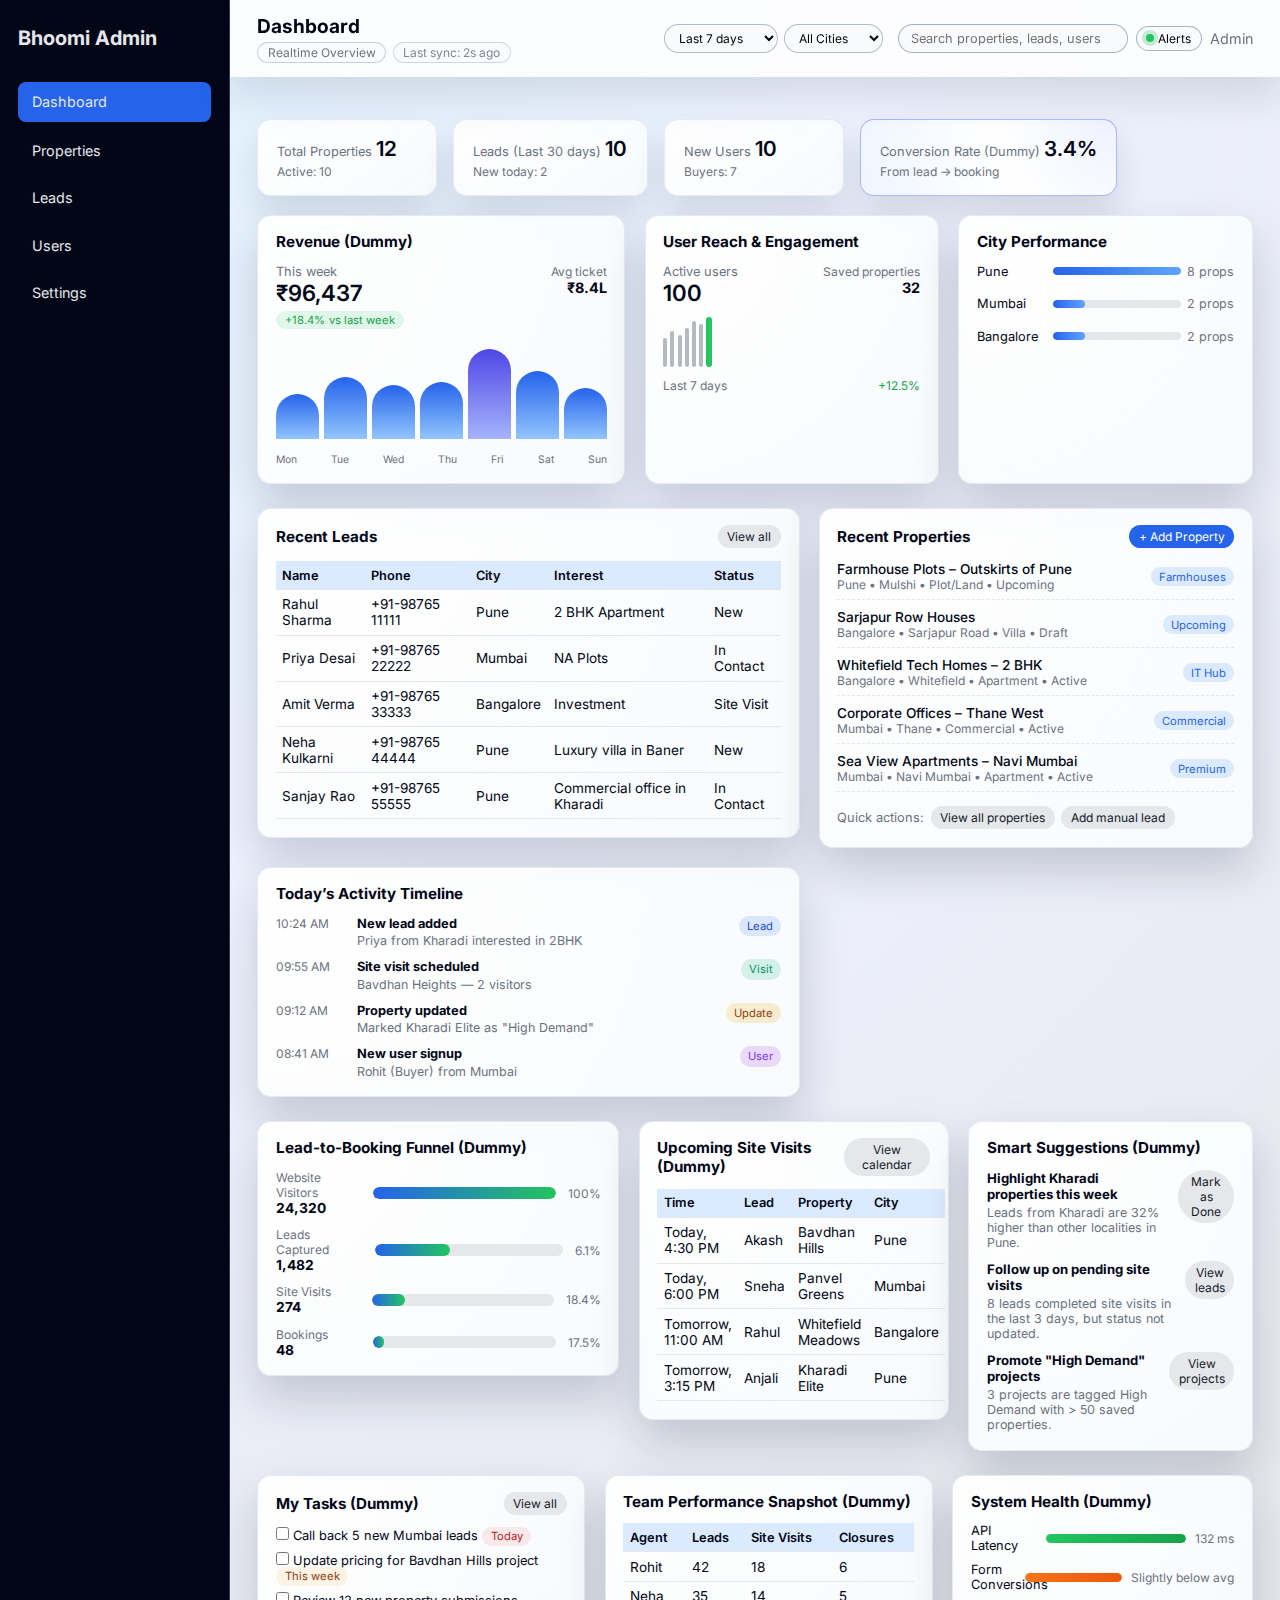
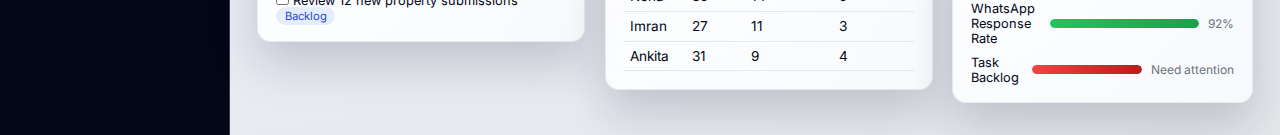
<file: admin-dashboard.html>
<!DOCTYPE html>
<html lang="en">
<head>
  <meta charset="UTF-8" />
  <title>Bhoomi Admin Dashboard</title>
  <meta name="viewport" content="width=device-width, initial-scale=1.0" />
  <link
    href="https://fonts.googleapis.com/css2?family=Inter:wght@300;400;500;600;700&display=swap"
    rel="stylesheet"
  />
  <link rel="stylesheet" href="admin-dashboard.css" />
</head>
<body>
  <div class="admin-layout">
    <!-- Sidebar -->
    <aside class="admin-sidebar">
      <div class="admin-logo">
        <span>Bhoomi Admin</span>
      </div>
      <nav class="admin-menu">
        <button class="menu-item active" data-view="dashboard">
          <span>Dashboard</span>
        </button>
        <button class="menu-item" data-view="properties">
          <span>Properties</span>
        </button>
        <button class="menu-item" data-view="leads">
          <span>Leads</span>
        </button>
        <button class="menu-item" data-view="users">
          <span>Users</span>
        </button>
        <button class="menu-item" data-view="settings">
          <span>Settings</span>
        </button>
      </nav>
    </aside>

    <!-- Main Content -->
    <main class="admin-main">
      <!-- Topbar -->
      <header class="admin-topbar">
        <div class="admin-topbar-left">
          <h1 id="pageTitle">Dashboard</h1>
          <div class="topbar-meta">
            <span class="topbar-pill">Realtime Overview</span>
            <span class="topbar-pill subtle">Last sync: 2s ago</span>
          </div>
        </div>
        <div class="admin-topbar-right">
          <div class="topbar-filters">
            <select id="globalDateFilter">
              <option value="today">Today</option>
              <option value="7d" selected>Last 7 days</option>
              <option value="30d">Last 30 days</option>
              <option value="90d">Last 90 days</option>
            </select>
            <select id="globalCityFilter">
              <option value="all" selected>All Cities</option>
              <option value="Pune">Pune</option>
              <option value="Mumbai">Mumbai</option>
              <option value="Bangalore">Bangalore</option>
            </select>
          </div>
          <div class="topbar-actions">
            <input
              type="search"
              id="globalSearch"
              class="topbar-search"
              placeholder="Search properties, leads, users..."
            />
            <button class="icon-button" title="Notifications">
              <span class="icon-dot"></span>
              <span>Alerts</span>
            </button>
            <span class="topbar-user">Admin</span>
          </div>
        </div>
      </header>

      <!-- Content Views -->
      <section class="admin-content">

        <!-- Dashboard Overview -->
        <div class="view view-dashboard" data-view="dashboard">
          <!-- Global KPI row -->
          <div class="cards-row cards-row-main">
            <div class="stat-card">
              <span class="stat-label">Total Properties</span>
              <span class="stat-value" id="statProperties">0</span>
              <span class="stat-sub" id="statActiveProperties">Active: 0</span>
            </div>
            <div class="stat-card">
              <span class="stat-label">Leads (Last 30 days)</span>
              <span class="stat-value" id="statLeads">0</span>
              <span class="stat-sub" id="statNewLeads">New today: 0</span>
            </div>
            <div class="stat-card">
              <span class="stat-label">New Users</span>
              <span class="stat-value" id="statUsers">0</span>
              <span class="stat-sub" id="statBuyerUsers">Buyers: 0</span>
            </div>
            <div class="stat-card accent">
              <span class="stat-label">Conversion Rate (Dummy)</span>
              <span class="stat-value" id="statConversion">3.4%</span>
              <span class="stat-sub">From lead &rarr; booking</span>
            </div>
          </div>

          <!-- Analytics style charts / cards -->
          <div class="analytics-grid">
            <!-- Revenue / Bookings -->
            <div class="panel analytics-panel">
              <div class="panel-header">
                <h3>Revenue (Dummy)</h3>
              </div>
              <div class="panel-body analytics-body">
                <div class="analytics-row-top">
                  <div>
                    <div class="analytics-label">This week</div>
                    <div class="analytics-main-value" id="revenueTotal">
                      ₹96,437
                    </div>
                    <div class="analytics-chip positive">
                      <span id="revenueChange">+18.4%</span>
                      <span>vs last week</span>
                    </div>
                  </div>
                  <div class="analytics-mini">
                    <div>Avg ticket</div>
                    <strong id="revenueAvg">₹8.4L</strong>
                  </div>
                </div>
                <div class="bar-chart">
                  <div class="bar" data-revenue-bar data-label="Mon"></div>
                  <div class="bar" data-revenue-bar data-label="Tue"></div>
                  <div class="bar" data-revenue-bar data-label="Wed"></div>
                  <div class="bar" data-revenue-bar data-label="Thu"></div>
                  <div class="bar highlight" data-revenue-bar data-label="Fri"></div>
                  <div class="bar" data-revenue-bar data-label="Sat"></div>
                  <div class="bar" data-revenue-bar data-label="Sun"></div>
                </div>
                <div class="bar-chart-labels">
                  <span>Mon</span><span>Tue</span><span>Wed</span><span>Thu</span
                  ><span>Fri</span><span>Sat</span><span>Sun</span>
                </div>
              </div>
            </div>

            <!-- User reach / activity -->
            <div class="panel analytics-panel">
              <div class="panel-header">
                <h3>User Reach &amp; Engagement</h3>
              </div>
              <div class="panel-body analytics-body">
                <div class="analytics-row-top">
                  <div>
                    <div class="analytics-label">Active users</div>
                    <div class="analytics-main-value" id="reachUsers">0</div>
                  </div>
                  <div class="analytics-mini">
                    <div>Saved properties</div>
                    <strong id="reachSaves">32</strong>
                  </div>
                </div>
                <div class="sparkline" id="reachSparkline">
                  <!-- JS will draw tiny bars -->
                </div>
                <div class="sparkline-legend">
                  <span>Last 7 days</span>
                  <span id="reachChange" class="positive">+12.5%</span>
                </div>
              </div>
            </div>

            <!-- City performance -->
            <div class="panel analytics-panel">
              <div class="panel-header">
                <h3>City Performance</h3>
              </div>
              <div class="panel-body analytics-body">
                <div class="hbar-row">
                  <div class="hbar-label">Pune</div>
                  <div class="hbar-track">
                    <div class="hbar-fill" data-city-bar="Pune"></div>
                  </div>
                  <span class="hbar-value" id="cityPuneValue">0</span>
                </div>
                <div class="hbar-row">
                  <div class="hbar-label">Mumbai</div>
                  <div class="hbar-track">
                    <div class="hbar-fill" data-city-bar="Mumbai"></div>
                  </div>
                  <span class="hbar-value" id="cityMumbaiValue">0</span>
                </div>
                <div class="hbar-row">
                  <div class="hbar-label">Bangalore</div>
                  <div class="hbar-track">
                    <div class="hbar-fill" data-city-bar="Bangalore"></div>
                  </div>
                  <span class="hbar-value" id="cityBangaloreValue">0</span>
                </div>
              </div>
            </div>
          </div>

          <div class="dashboard-grid">
            <div class="panel">
              <div class="panel-header">
                <h3>Recent Leads</h3>
                <button class="btn-secondary btn-sm" data-view-jump="leads">
                  View all
                </button>
              </div>
              <div class="panel-body">
                <table class="admin-table compact">
                  <thead>
                    <tr>
                      <th>Name</th>
                      <th>Phone</th>
                      <th>City</th>
                      <th>Interest</th>
                      <th>Status</th>
                    </tr>
                  </thead>
                  <tbody id="recentLeadsBody">
                    <!-- JS will populate -->
                  </tbody>
                </table>
              </div>
            </div>

            <div class="panel">
              <div class="panel-header">
                <h3>Recent Properties</h3>
                <button class="btn-primary btn-sm" data-view-jump="properties">
                  + Add Property
                </button>
              </div>
              <div class="panel-body">
                <ul class="recent-list" id="recentPropertiesList">
                  <!-- JS will populate -->
                </ul>

                <div class="quick-actions">
                  <span>Quick actions:</span>
                  <button class="btn-secondary btn-sm" data-view-jump="properties">
                    View all properties
                  </button>
                  <button class="btn-secondary btn-sm" data-view-jump="leads">
                    Add manual lead
                  </button>
                </div>
              </div>
            </div>

            <div class="panel">
              <div class="panel-header">
                <h3>Today’s Activity Timeline</h3>
              </div>
              <div class="panel-body">
                <ul class="timeline-list">
                  <li>
                    <span class="timeline-time">10:24 AM</span>
                    <div class="timeline-main">
                      <strong>New lead added</strong>
                      <span class="timeline-meta">Priya from Kharadi interested in 2BHK</span>
                    </div>
                    <span class="timeline-tag status-new">Lead</span>
                  </li>
                  <li>
                    <span class="timeline-time">09:55 AM</span>
                    <div class="timeline-main">
                      <strong>Site visit scheduled</strong>
                      <span class="timeline-meta">Bavdhan Heights &mdash; 2 visitors</span>
                    </div>
                    <span class="timeline-tag status-visit">Visit</span>
                  </li>
                  <li>
                    <span class="timeline-time">09:12 AM</span>
                    <div class="timeline-main">
                      <strong>Property updated</strong>
                      <span class="timeline-meta">Marked Kharadi Elite as "High Demand"</span>
                    </div>
                    <span class="timeline-tag status-update">Update</span>
                  </li>
                  <li>
                    <span class="timeline-time">08:41 AM</span>
                    <div class="timeline-main">
                      <strong>New user signup</strong>
                      <span class="timeline-meta">Rohit (Buyer) from Mumbai</span>
                    </div>
                    <span class="timeline-tag status-user">User</span>
                  </li>
                </ul>
              </div>
            </div>
          </div>

          <!-- Futuristic operational view -->
          <div class="dashboard-grid dashboard-grid-wide">
            <div class="panel">
              <div class="panel-header">
                <h3>Lead-to-Booking Funnel (Dummy)</h3>
              </div>
              <div class="panel-body funnel-body">
                <div class="funnel-step">
                  <div class="funnel-label">
                    <span>Website Visitors</span>
                    <strong>24,320</strong>
                  </div>
                  <div class="funnel-bar">
                    <div class="funnel-fill level-1"></div>
                  </div>
                  <span class="funnel-meta">100%</span>
                </div>
                <div class="funnel-step">
                  <div class="funnel-label">
                    <span>Leads Captured</span>
                    <strong>1,482</strong>
                  </div>
                  <div class="funnel-bar">
                    <div class="funnel-fill level-2"></div>
                  </div>
                  <span class="funnel-meta">6.1%</span>
                </div>
                <div class="funnel-step">
                  <div class="funnel-label">
                    <span>Site Visits</span>
                    <strong>274</strong>
                  </div>
                  <div class="funnel-bar">
                    <div class="funnel-fill level-3"></div>
                  </div>
                  <span class="funnel-meta">18.4%</span>
                </div>
                <div class="funnel-step">
                  <div class="funnel-label">
                    <span>Bookings</span>
                    <strong>48</strong>
                  </div>
                  <div class="funnel-bar">
                    <div class="funnel-fill level-4"></div>
                  </div>
                  <span class="funnel-meta">17.5%</span>
                </div>
              </div>
            </div>

            <div class="panel">
              <div class="panel-header">
                <h3>Upcoming Site Visits (Dummy)</h3>
                <button class="btn-secondary btn-sm">View calendar</button>
              </div>
              <div class="panel-body">
                <table class="admin-table compact">
                  <thead>
                    <tr>
                      <th>Time</th>
                      <th>Lead</th>
                      <th>Property</th>
                      <th>City</th>
                    </tr>
                  </thead>
                  <tbody>
                    <tr>
                      <td>Today, 4:30 PM</td>
                      <td>Akash</td>
                      <td>Bavdhan Hills</td>
                      <td>Pune</td>
                    </tr>
                    <tr>
                      <td>Today, 6:00 PM</td>
                      <td>Sneha</td>
                      <td>Panvel Greens</td>
                      <td>Mumbai</td>
                    </tr>
                    <tr>
                      <td>Tomorrow, 11:00 AM</td>
                      <td>Rahul</td>
                      <td>Whitefield Meadows</td>
                      <td>Bangalore</td>
                    </tr>
                    <tr>
                      <td>Tomorrow, 3:15 PM</td>
                      <td>Anjali</td>
                      <td>Kharadi Elite</td>
                      <td>Pune</td>
                    </tr>
                  </tbody>
                </table>
              </div>
            </div>

            <div class="panel">
              <div class="panel-header">
                <h3>Smart Suggestions (Dummy)</h3>
              </div>
              <div class="panel-body suggestions-body">
                <ul class="suggestions-list">
                  <li>
                    <div>
                      <strong>Highlight Kharadi properties this week</strong>
                      <p>Leads from Kharadi are 32% higher than other localities in Pune.</p>
                    </div>
                    <button class="btn-secondary btn-sm">Mark as Done</button>
                  </li>
                  <li>
                    <div>
                      <strong>Follow up on pending site visits</strong>
                      <p>8 leads completed site visits in the last 3 days, but status not updated.</p>
                    </div>
                    <button class="btn-secondary btn-sm">View leads</button>
                  </li>
                  <li>
                    <div>
                      <strong>Promote "High Demand" projects</strong>
                      <p>3 projects are tagged High Demand with &gt; 50 saved properties.</p>
                    </div>
                    <button class="btn-secondary btn-sm">View projects</button>
                  </li>
                </ul>
              </div>
            </div>
          </div>

          <!-- Productivity & control center -->
          <div class="dashboard-grid dashboard-grid-control">
            <div class="panel">
              <div class="panel-header">
                <h3>My Tasks (Dummy)</h3>
                <button class="btn-secondary btn-sm">View all</button>
              </div>
              <div class="panel-body">
                <ul class="task-list">
                  <li>
                    <label>
                      <input type="checkbox" />
                      <span>Call back 5 new Mumbai leads</span>
                    </label>
                    <span class="task-tag priority-high">Today</span>
                  </li>
                  <li>
                    <label>
                      <input type="checkbox" />
                      <span>Update pricing for Bavdhan Hills project</span>
                    </label>
                    <span class="task-tag priority-medium">This week</span>
                  </li>
                  <li>
                    <label>
                      <input type="checkbox" />
                      <span>Review 12 new property submissions</span>
                    </label>
                    <span class="task-tag priority-low">Backlog</span>
                  </li>
                </ul>
              </div>
            </div>

            <div class="panel">
              <div class="panel-header">
                <h3>Team Performance Snapshot (Dummy)</h3>
              </div>
              <div class="panel-body">
                <table class="admin-table compact">
                  <thead>
                    <tr>
                      <th>Agent</th>
                      <th>Leads</th>
                      <th>Site Visits</th>
                      <th>Closures</th>
                    </tr>
                  </thead>
                  <tbody>
                    <tr>
                      <td>Rohit</td>
                      <td>42</td>
                      <td>18</td>
                      <td>6</td>
                    </tr>
                    <tr>
                      <td>Neha</td>
                      <td>35</td>
                      <td>14</td>
                      <td>5</td>
                    </tr>
                    <tr>
                      <td>Imran</td>
                      <td>27</td>
                      <td>11</td>
                      <td>3</td>
                    </tr>
                    <tr>
                      <td>Ankita</td>
                      <td>31</td>
                      <td>9</td>
                      <td>4</td>
                    </tr>
                  </tbody>
                </table>
              </div>
            </div>

            <div class="panel">
              <div class="panel-header">
                <h3>System Health (Dummy)</h3>
              </div>
              <div class="panel-body system-health-body">
                <div class="health-row">
                  <span>API Latency</span>
                  <div class="health-bar">
                    <div class="health-fill good"></div>
                  </div>
                  <span class="health-meta">132 ms</span>
                </div>
                <div class="health-row">
                  <span>Form Conversions</span>
                  <div class="health-bar">
                    <div class="health-fill warning"></div>
                  </div>
                  <span class="health-meta">Slightly below avg</span>
                </div>
                <div class="health-row">
                  <span>WhatsApp Response Rate</span>
                  <div class="health-bar">
                    <div class="health-fill good"></div>
                  </div>
                  <span class="health-meta">92%</span>
                </div>
                <div class="health-row">
                  <span>Task Backlog</span>
                  <div class="health-bar">
                    <div class="health-fill critical"></div>
                  </div>
                  <span class="health-meta">Need attention</span>
                </div>
              </div>
            </div>
          </div>
        </div>

        <!-- Properties View -->
        <div class="view view-properties hidden" data-view="properties">
          <div class="view-header">
            <h2>Properties</h2>
            <button class="btn-primary" id="btnOpenPropertyForm">
              + Add Property
            </button>
          </div>

          <div class="kpi-row">
            <div class="kpi-card">
              <div class="kpi-label">Total listings</div>
              <div class="kpi-main" id="kpiPropsTotal">0</div>
              <div class="kpi-sub" id="kpiPropsFeatured">0 featured</div>
            </div>
            <div class="kpi-card">
              <div class="kpi-label">Active listings</div>
              <div class="kpi-main" id="kpiPropsActive">0</div>
              <div class="kpi-sub" id="kpiPropsCityTop">Top city: -</div>
            </div>
          </div>

          <div class="mini-analytics-grid">
            <div class="panel analytics-panel">
              <div class="panel-header">
                <h3>Property Types</h3>
              </div>
              <div class="panel-body analytics-body" id="propTypeBars">
                <!-- JS will populate -->
              </div>
            </div>
            <div class="panel analytics-panel">
              <div class="panel-header">
                <h3>Property Status</h3>
              </div>
              <div class="panel-body analytics-body" id="propStatusBars">
                <!-- JS will populate -->
              </div>
            </div>
          </div>

          <div class="table-wrap">
            <table class="admin-table" id="propertiesTable">
              <thead>
                <tr>
                  <th>ID</th>
                  <th>Title</th>
                  <th>Project</th>
                  <th>City</th>
                  <th>Locality</th>
                  <th>Type</th>
                  <th>BHK</th>
                  <th>Area (sqft)</th>
                  <th>Price</th>
                  <th>Status</th>
                  <th>Tag</th>
                  <th>Featured</th>
                  <th>Actions</th>
                </tr>
              </thead>
              <tbody>
                <!-- Rows JS se populate honge -->
              </tbody>
            </table>
          </div>
        </div>

        <!-- Leads View -->
        <div class="view view-leads hidden" data-view="leads">
          <div class="view-header">
            <h2>Leads</h2>
            <button class="btn-primary" id="btnOpenLeadForm">
              + Add Lead
            </button>
          </div>

          <div class="kpi-row">
            <div class="kpi-card">
              <div class="kpi-label">Total leads</div>
              <div class="kpi-main" id="kpiLeadsTotal">0</div>
              <div class="kpi-sub" id="kpiLeadsNew">0 new today</div>
            </div>
            <div class="kpi-card">
              <div class="kpi-label">Site visits</div>
              <div class="kpi-main" id="kpiLeadsVisits">0</div>
              <div class="kpi-sub" id="kpiLeadsClosed">Closed: 0</div>
            </div>
          </div>

          <div class="mini-analytics-grid">
            <div class="panel analytics-panel">
              <div class="panel-header">
                <h3>Lead Status</h3>
              </div>
              <div class="panel-body analytics-body" id="leadStatusBars">
                <!-- JS will populate -->
              </div>
            </div>
            <div class="panel analytics-panel">
              <div class="panel-header">
                <h3>Leads by City</h3>
              </div>
              <div class="panel-body analytics-body" id="leadCityBars">
                <!-- JS will populate -->
              </div>
            </div>
          </div>

          <div class="table-wrap">
            <table class="admin-table" id="leadsTable">
              <thead>
                <tr>
                  <th>ID</th>
                  <th>Name</th>
                  <th>Phone</th>
                  <th>City</th>
                  <th>Interest</th>
                  <th>Status</th>
                  <th>Source</th>
                  <th>Created</th>
                </tr>
              </thead>
              <tbody>
                <!-- JS se populate hoga -->
              </tbody>
            </table>
          </div>
        </div>

        <!-- Users View -->
        <div class="view view-users hidden" data-view="users">
          <div class="view-header">
            <h2>Users</h2>
          </div>
          <div class="kpi-row">
            <div class="kpi-card">
              <div class="kpi-label">Total users</div>
              <div class="kpi-main" id="kpiUsersTotal">0</div>
              <div class="kpi-sub" id="kpiUsersBuyers">Buyers: 0</div>
            </div>
            <div class="kpi-card">
              <div class="kpi-label">Cities covered</div>
              <div class="kpi-main" id="kpiUsersCities">0</div>
              <div class="kpi-sub" id="kpiUsersTopCity">Top city: -</div>
            </div>
          </div>
          <div class="mini-analytics-grid">
            <div class="panel analytics-panel">
              <div class="panel-header">
                <h3>User Types</h3>
              </div>
              <div class="panel-body analytics-body" id="userTypeBars">
                <!-- JS will populate -->
              </div>
            </div>
            <div class="panel analytics-panel">
              <div class="panel-header">
                <h3>Users by City</h3>
              </div>
              <div class="panel-body analytics-body" id="userCityBars">
                <!-- JS will populate -->
              </div>
            </div>
          </div>
          <div class="table-wrap">
            <table class="admin-table" id="usersTable">
              <thead>
                <tr>
                  <th>ID</th>
                  <th>Name</th>
                  <th>Email</th>
                  <th>Phone</th>
                  <th>City</th>
                  <th>Type</th>
                  <th>Signup</th>
                </tr>
              </thead>
              <tbody>
                <!-- JS se populate hoga -->
              </tbody>
            </table>
          </div>
        </div>

        <!-- Settings View (placeholder) -->
        <div class="view view-settings hidden" data-view="settings">
          <div class="view-header">
            <h2>Settings</h2>
          </div>
          <div class="settings-grid">
            <div class="panel">
              <div class="panel-header">
                <h3>Site Settings</h3>
              </div>
              <div class="panel-body settings-body">
                <div class="settings-row">
                  <div>
                    <div class="settings-label">Site Name</div>
                    <div class="settings-value">Bhoomi Plots &amp; Land</div>
                  </div>
                </div>
                <div class="settings-row">
                  <div>
                    <div class="settings-label">Primary Location</div>
                    <div class="settings-value">Pune, Maharashtra, India</div>
                  </div>
                </div>
                <div class="settings-row">
                  <div>
                    <div class="settings-label">Contact Phone</div>
                    <div class="settings-value">+91-98765 43210</div>
                  </div>
                </div>
                <div class="settings-row">
                  <div>
                    <div class="settings-label">Contact Email</div>
                    <div class="settings-value">info@bhoomiplots.in</div>
                  </div>
                </div>
                <div class="settings-row">
                  <div>
                    <div class="settings-label">Footer Text</div>
                    <div class="settings-value">
                      Bhoomi Plots &amp; Land is your trusted partner for NA plots,
                      farm lands, and residential projects in Maharashtra and across India.
                    </div>
                  </div>
                </div>
              </div>
            </div>

           
          </div>
        </div>
      </section>
    </main>
  </div>

  <!-- Add/Edit Property Modal -->
  <div class="modal-backdrop hidden" id="propertyModalBackdrop">
    <div class="modal">
      <div class="modal-header">
        <h3 id="propertyModalTitle">Add Property</h3>
        <button class="modal-close" id="btnClosePropertyModal">&times;</button>
      </div>
      <form class="modal-form" id="propertyForm">
        <div class="form-row">
          <label>
            Title
            <input type="text" name="title" required />
          </label>
          <label>
            City
            <input type="text" name="city" required />
          </label>
        </div>

        <div class="form-row">
          <label>
            Locality / Area
            <input type="text" name="locality" placeholder="Kharadi, Baner, Bavdhan" />
          </label>
          <label>
            Project Name
            <input type="text" name="project" placeholder="Kharadi Heights" />
          </label>
        </div>

        <div class="form-row">
          <label>
            Type
            <select name="type" required>
              <option value="Apartment">Apartment</option>
              <option value="Villa">Villa</option>
              <option value="Plot/Land">Plot/Land</option>
              <option value="Commercial">Commercial</option>
            </select>
          </label>
          <label>
            BHK
            <input type="number" name="bhk" min="1" max="10" step="1" placeholder="2" />
          </label>
        </div>

        <div class="form-row">
          <label>
            Area (sqft)
            <input type="number" name="area" min="0" step="1" placeholder="895" />
          </label>
          <label>
            Price (text)
            <input type="text" name="price" placeholder="₹ 45L – 75L" required />
          </label>
        </div>

        <div class="form-row">
          <label>
            Status
            <select name="status" required>
              <option value="Active">Active</option>
              <option value="Draft">Draft</option>
              <option value="Sold Out">Sold Out</option>
            </select>
          </label>
          <label>
            Tag
            <select name="tag">
              <option value="">Normal</option>
              <option value="Featured">Featured</option>
              <option value="High Demand">High Demand</option>
              <option value="New Launch">New Launch</option>
            </select>
          </label>
          <label class="checkbox-inline">
            <input type="checkbox" name="featured" />
            <span>Featured on Homepage</span>
          </label>
        </div>

        <div class="form-actions">
          <button type="button" class="btn-secondary" id="btnCancelProperty">
            Cancel
          </button>
          <button type="submit" class="btn-primary">
            Save Property
          </button>
        </div>
      </form>
    </div>
  </div>

  <!-- Add Lead Modal -->
  <div class="modal-backdrop hidden" id="leadModalBackdrop">
    <div class="modal">
      <div class="modal-header">
        <h3>Add Lead</h3>
        <button class="modal-close" id="btnCloseLeadModal">&times;</button>
      </div>
      <form class="modal-form" id="leadForm">
        <div class="form-row">
          <label>
            Name
            <input type="text" name="name" required />
          </label>
          <label>
            Phone
            <input type="text" name="phone" required />
          </label>
        </div>

        <div class="form-row">
          <label>
            City
            <input type="text" name="city" />
          </label>
          <label>
            Interest
            <input type="text" name="interest" placeholder="2 BHK in Kharadi" />
          </label>
        </div>

        <div class="form-row">
          <label>
            Status
            <select name="status">
              <option value="New">New</option>
              <option value="In Contact">In Contact</option>
              <option value="Site Visit">Site Visit</option>
              <option value="Closed - Won">Closed - Won</option>
              <option value="Closed - Lost">Closed - Lost</option>
            </select>
          </label>
          <label>
            Source
            <input type="text" name="source" placeholder="Homepage, Bavdhan property" />
          </label>
        </div>

        <div class="form-actions">
          <button type="button" class="btn-secondary" id="btnCancelLead">
            Cancel
          </button>
          <button type="submit" class="btn-primary">
            Save Lead
          </button>
        </div>
      </form>
    </div>
  </div>

  <script src="admin-dashboard.js"></script>
</body>
</html>
</file>
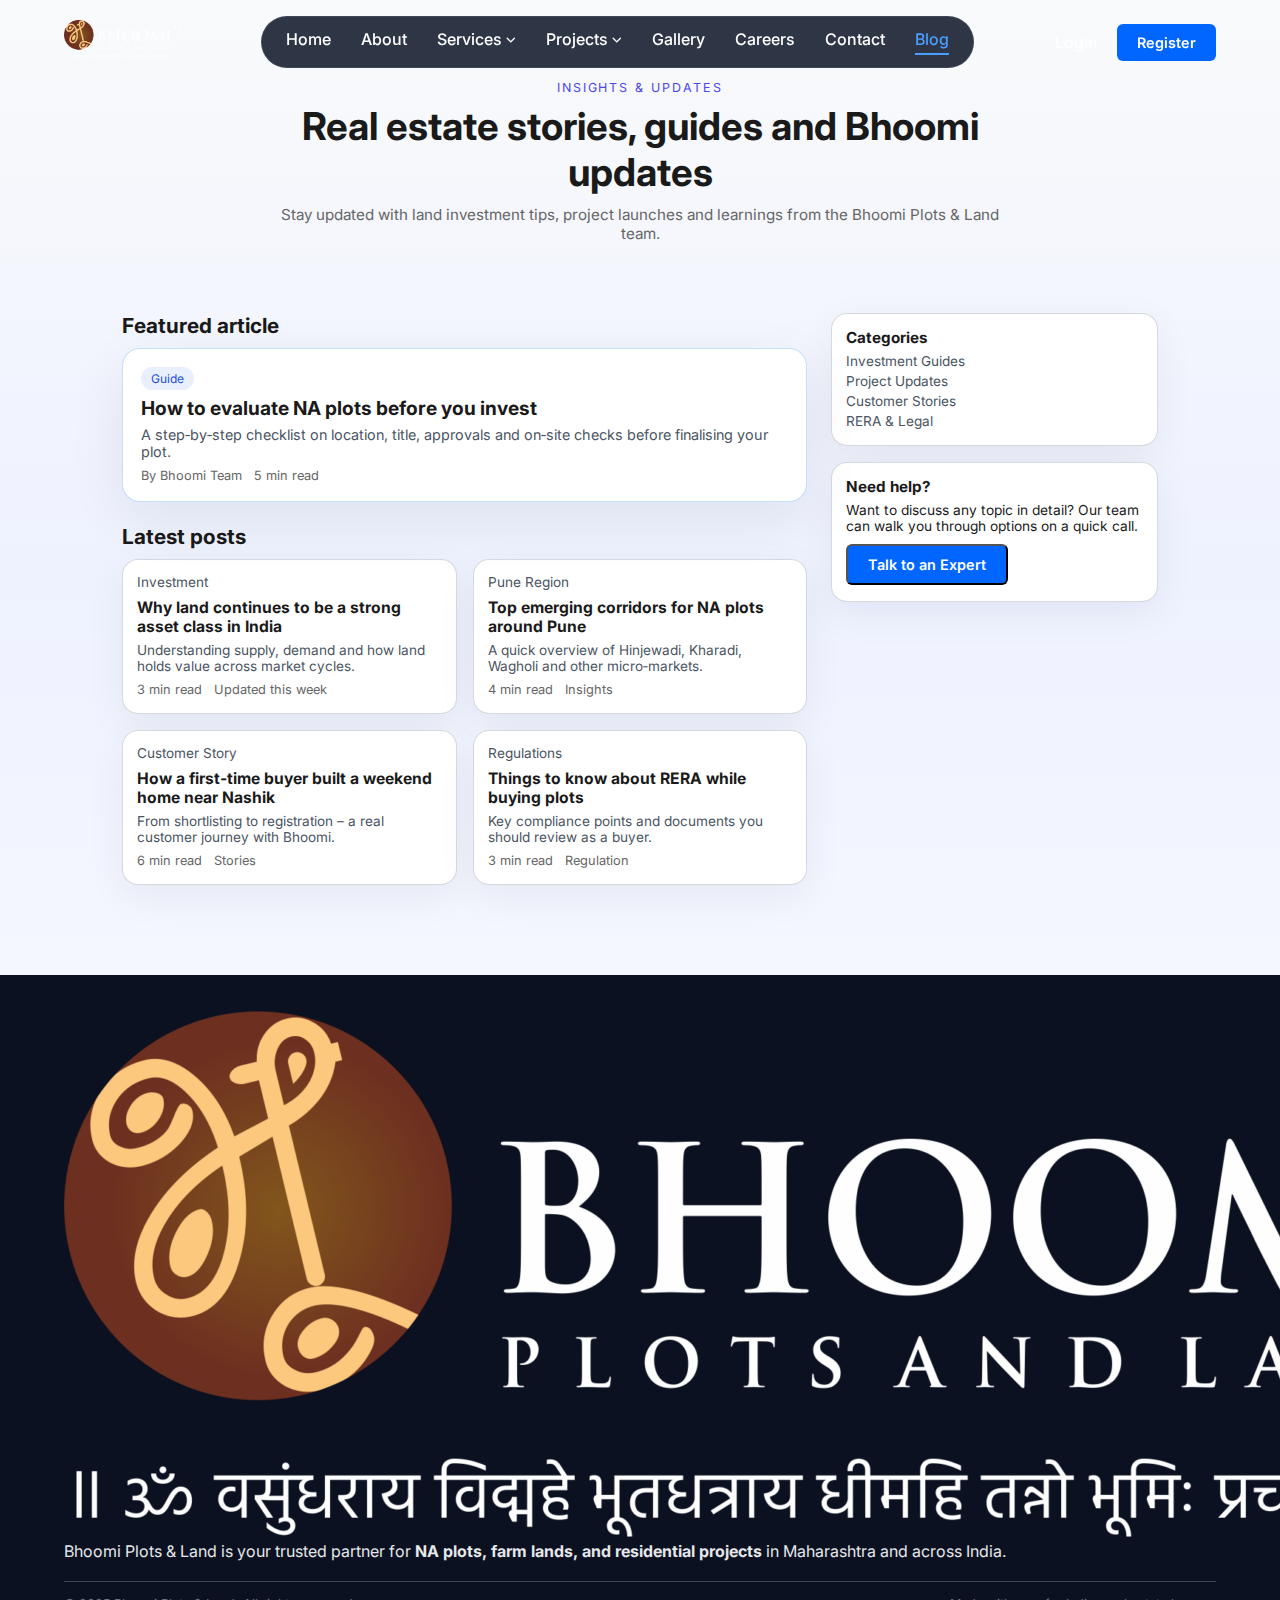
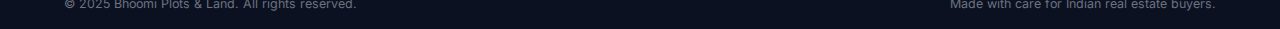
<file: blog.html>
<!DOCTYPE html>
<html lang="en">
  <head>
    <meta charset="UTF-8" />
    <meta name="viewport" content="width=device-width, initial-scale=1.0" />
    <title>Blog – Bhoomi Plots &amp; Land</title>
    <link
      href="https://fonts.googleapis.com/css2?family=Inter:wght@300;400;500;600;700&display=swap"
      rel="stylesheet" />
    <link
      rel="stylesheet"
      href="https://cdnjs.cloudflare.com/ajax/libs/font-awesome/6.4.0/css/all.min.css" />
    <link rel="stylesheet" href="./styles.css" />
  </head>
  <body class="blog-page">
    <nav class="navbar">
      <div>
        <img
          src="bhoomi-logo-white-1-1536x526.png"
          alt="Bhoomi Plots and Land"
          style="height: 40px; width: auto;" />
      </div>
      <div class="nav-links">
        <a href="index.html">Home</a>
        <a href="about.html">About</a>

        <div class="nav-item has-dropdown">
          <a href="services.html">
            Services
            <i class="fas fa-chevron-down nav-caret"></i>
          </a>
          <div class="nav-dropdown">
            <a href="#">Sales</a>
            <a href="#">Marketing &amp; Branding</a>
            <a href="#">After Sales Services</a>
            <a href="#">Project Analysis</a>
          </div>
        </div>

        <div class="nav-item has-dropdown">
          <a href="projects.html">
            Projects
            <i class="fas fa-chevron-down nav-caret"></i>
          </a>
          <div class="nav-dropdown">
            <a href="projects-lands.html">Lands</a>
            <a href="projects-plots.html">Plots</a>
            <a href="projects-residential.html">Residential</a>
          </div>
        </div>

        <a href="gallery.html">Gallery</a>
        <a href="careers.html">Careers</a>
        <a href="contact.html">Contact</a>
        <a href="blog.html" class="active">Blog</a>
      </div>
      <div class="nav-actions nav-auth">
        <a href="#" id="loginBtn">Login</a>
        <a href="#" class="btn-primary" id="registerBtn">Register</a>
      </div>
    </nav>

    <header class="blog-hero">
      <div class="blog-hero-content">
        <p class="blog-kicker">Insights &amp; Updates</p>
        <h1>Real estate stories, guides and Bhoomi updates</h1>
        <p class="blog-lead">
          Stay updated with land investment tips, project launches and
          learnings from the Bhoomi Plots &amp; Land team.
        </p>
      </div>
    </header>

    <section class="blog-layout">
      <main class="blog-main">
        <section class="blog-featured">
          <h2>Featured article</h2>
          <article class="blog-feature-card">
            <div class="blog-feature-badge">Guide</div>
            <h3>How to evaluate NA plots before you invest</h3>
            <p>
              A step‑by‑step checklist on location, title, approvals and on‑site
              checks before finalising your plot.
            </p>
            <div class="blog-meta">
              <span>By Bhoomi Team</span>
              <span>5 min read</span>
            </div>
          </article>
        </section>

        <section class="blog-grid-section">
          <h2>Latest posts</h2>
          <div class="blog-grid">
            <article class="blog-card">
              <p class="blog-tag">Investment</p>
              <h3>Why land continues to be a strong asset class in India</h3>
              <p>
                Understanding supply, demand and how land holds value across
                market cycles.
              </p>
              <div class="blog-meta">
                <span>3 min read</span>
                <span>Updated this week</span>
              </div>
            </article>

            <article class="blog-card">
              <p class="blog-tag">Pune Region</p>
              <h3>Top emerging corridors for NA plots around Pune</h3>
              <p>
                A quick overview of Hinjewadi, Kharadi, Wagholi and other
                micro‑markets.
              </p>
              <div class="blog-meta">
                <span>4 min read</span>
                <span>Insights</span>
              </div>
            </article>

            <article class="blog-card">
              <p class="blog-tag">Customer Story</p>
              <h3>How a first‑time buyer built a weekend home near Nashik</h3>
              <p>
                From shortlisting to registration – a real customer journey with
                Bhoomi.
              </p>
              <div class="blog-meta">
                <span>6 min read</span>
                <span>Stories</span>
              </div>
            </article>

            <article class="blog-card">
              <p class="blog-tag">Regulations</p>
              <h3>Things to know about RERA while buying plots</h3>
              <p>
                Key compliance points and documents you should review as a
                buyer.
              </p>
              <div class="blog-meta">
                <span>3 min read</span>
                <span>Regulation</span>
              </div>
            </article>
          </div>
        </section>
      </main>

      <aside class="blog-sidebar">
        <section class="blog-widget">
          <h3>Categories</h3>
          <ul>
            <li><a href="#">Investment Guides</a></li>
            <li><a href="#">Project Updates</a></li>
            <li><a href="#">Customer Stories</a></li>
            <li><a href="#">RERA &amp; Legal</a></li>
          </ul>
        </section>

        <section class="blog-widget">
          <h3>Need help?</h3>
          <p>
            Want to discuss any topic in detail? Our team can walk you through
            options on a quick call.
          </p>
          <button class="btn-primary blog-cta-btn">Talk to an Expert</button>
        </section>
      </aside>
    </section>

    <footer class="footer">
      <div class="footer-inner">
        <div class="footer-brand">
          <img
            src="bhoomi-logo-white-1-1536x526.png"
            alt="Bhoomi Plots and Land" />
          <p>
            Bhoomi Plots &amp; Land is your trusted partner for
            <strong> NA plots, farm lands, and residential projects </strong> in
            Maharashtra and across India.
          </p>
        </div>

        <div class="footer-columns">
          <div>
            <h4>Popular Locations</h4>
            <ul>
              <li>Pune – Hinjewadi, Baner, Kharadi</li>
              <li>Mumbai – Navi Mumbai, Thane</li>
              <li>Bangalore – Whitefield, Sarjapur Road</li>
            </ul>
          </div>
          <div>
            <h4>Quick Links</h4>
            <ul>
              <li><a href="about.html">About Bhoomi</a></li>
              <li><a href="gallery.html">Gallery</a></li>
              <li><a href="careers.html">Careers</a></li>
              <li><a href="contact.html">Contact</a></li>
            </ul>
          </div>
          <div>
            <h4>Contact</h4>
            <ul>
              <li>📍 Pune, Maharashtra, India</li>
              <li>📞 +91-98765 43210</li>
              <li>✉️ info@bhoomiplots.in</li>
            </ul>
          </div>
        </div>
      </div>
      <div class="footer-bottom">
        <span>© 2025 Bhoomi Plots &amp; Land. All rights reserved.</span>
        <span>Made with care for Indian real estate buyers.</span>
      </div>
    </footer>

    <script src="script.js"></script>
  </body>
</html>
</file>
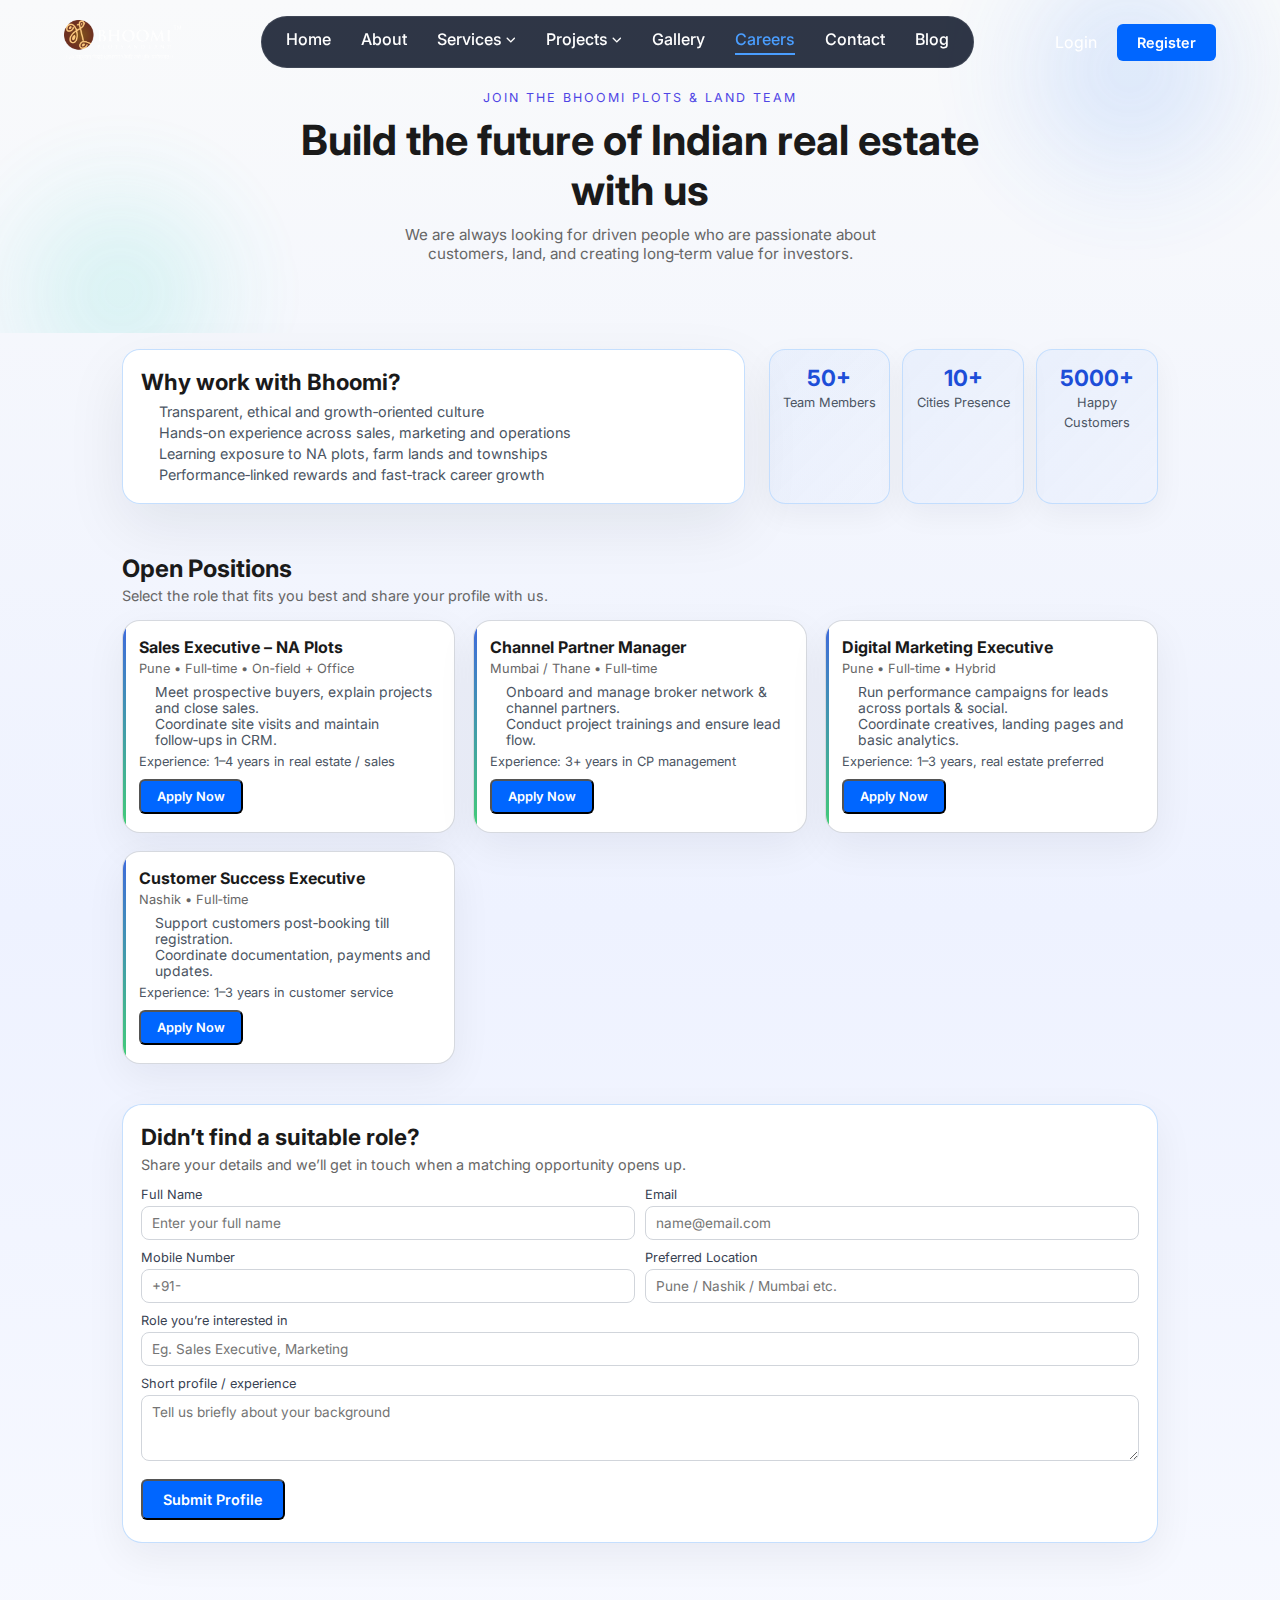
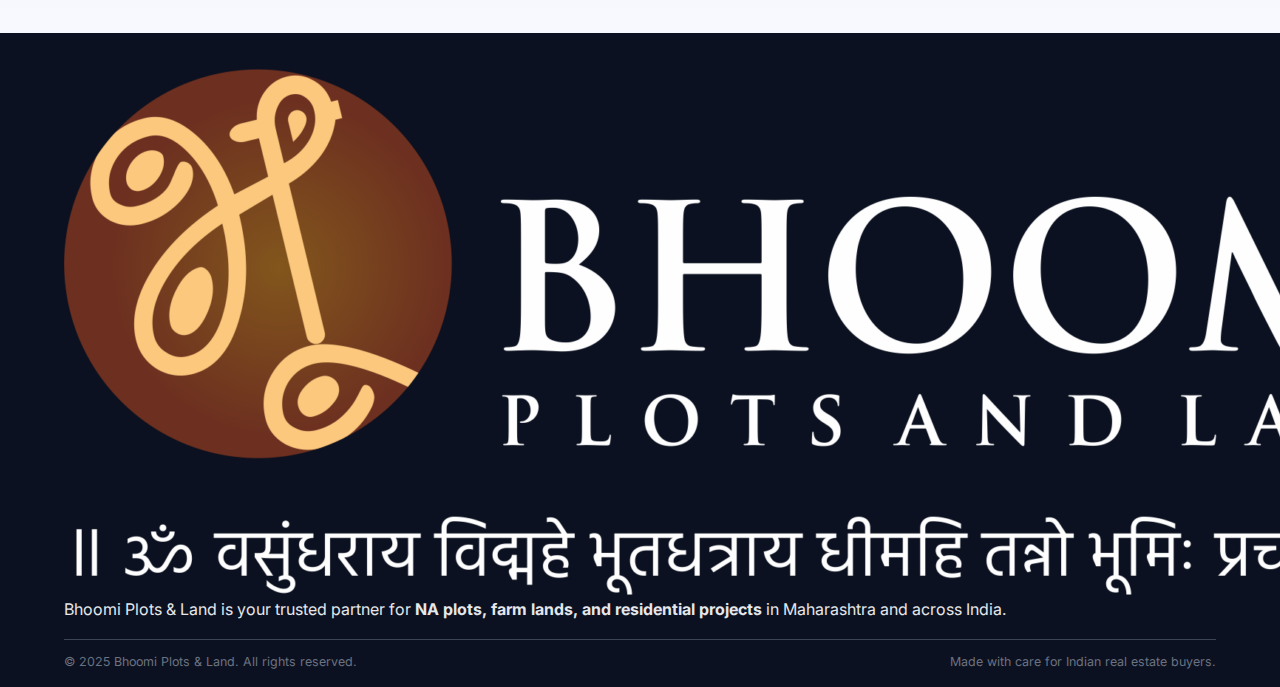
<file: careers.html>
<!DOCTYPE html>
<html lang="en">
  <head>
    <meta charset="UTF-8" />
    <meta name="viewport" content="width=device-width, initial-scale=1.0" />
    <title>Careers – Bhoomi Plots &amp; Land</title>
    <link
      href="https://fonts.googleapis.com/css2?family=Inter:wght@300;400;500;600;700&display=swap"
      rel="stylesheet" />
    <link
      rel="stylesheet"
      href="https://cdnjs.cloudflare.com/ajax/libs/font-awesome/6.4.0/css/all.min.css" />
    <link rel="stylesheet" href="./styles.css" />
  </head>
  <body class="careers-page">
    <nav class="navbar">
      <div>
        <img
          src="bhoomi-logo-white-1-1536x526.png"
          alt="Bhoomi Plots and Land"
          style="height: 40px; width: auto;" />
      </div>
      <div class="nav-links">
        <a href="index.html">Home</a>
        <a href="about.html">About</a>

        <div class="nav-item has-dropdown">
          <a href="services.html">
            Services
            <i class="fas fa-chevron-down nav-caret"></i>
          </a>
          <div class="nav-dropdown">
            <a href="#">Sales</a>
            <a href="#">Marketing &amp; Branding</a>
            <a href="#">After Sales Services</a>
            <a href="#">Project Analysis</a>
          </div>
        </div>

        <div class="nav-item has-dropdown">
          <a href="projects.html">
            Projects
            <i class="fas fa-chevron-down nav-caret"></i>
          </a>
          <div class="nav-dropdown">
            <a href="projects-lands.html">Lands</a>
            <a href="projects-plots.html">Plots</a>
            <a href="projects-residential.html">Residential</a>
          </div>
        </div>

        <a href="gallery.html">Gallery</a>
        <a href="careers.html" class="active">Careers</a>
        <a href="contact.html">Contact</a>
        <a href="blog.html">Blog</a>
      </div>
      <div class="nav-actions nav-auth">
        <a href="#" id="loginBtn">Login</a>
        <a href="#" class="btn-primary" id="registerBtn">Register</a>
      </div>
    </nav>

    <header class="careers-hero">
      <div class="careers-hero-content">
        <p class="careers-kicker">Join the Bhoomi Plots &amp; Land team</p>
        <h1>Build the future of Indian real estate with us</h1>
        <p class="careers-lead">
          We are always looking for driven people who are passionate about
          customers, land, and creating long‑term value for investors.
        </p>
      </div>
    </header>

    <section class="careers-top-section">
      <div class="careers-perks">
        <h2>Why work with Bhoomi?</h2>
        <ul>
          <li>Transparent, ethical and growth‑oriented culture</li>
          <li>Hands‑on experience across sales, marketing and operations</li>
          <li>Learning exposure to NA plots, farm lands and townships</li>
          <li>Performance‑linked rewards and fast‑track career growth</li>
        </ul>
      </div>
      <div class="careers-stats">
        <div class="stat-card">
          <span class="stat-number">50+</span>
          <span class="stat-label">Team Members</span>
        </div>
        <div class="stat-card">
          <span class="stat-number">10+</span>
          <span class="stat-label">Cities Presence</span>
        </div>
        <div class="stat-card">
          <span class="stat-number">5000+</span>
          <span class="stat-label">Happy Customers</span>
        </div>
      </div>
    </section>

    <section class="careers-grid-section">
      <div class="careers-grid-header">
        <h2>Open Positions</h2>
        <p>Select the role that fits you best and share your profile with us.</p>
      </div>
      <div class="careers-grid">
        <article class="career-card">
          <h3>Sales Executive – NA Plots</h3>
          <p class="career-location">Pune • Full‑time • On‑field + Office</p>
          <ul>
            <li>Meet prospective buyers, explain projects and close sales.</li>
            <li>Coordinate site visits and maintain follow‑ups in CRM.</li>
          </ul>
          <p class="career-exp">Experience: 1–4 years in real estate / sales</p>
          <button class="btn-primary career-apply">Apply Now</button>
        </article>

        <article class="career-card">
          <h3>Channel Partner Manager</h3>
          <p class="career-location">Mumbai / Thane • Full‑time</p>
          <ul>
            <li>Onboard and manage broker network &amp; channel partners.</li>
            <li>Conduct project trainings and ensure lead flow.</li>
          </ul>
          <p class="career-exp">Experience: 3+ years in CP management</p>
          <button class="btn-primary career-apply">Apply Now</button>
        </article>

        <article class="career-card">
          <h3>Digital Marketing Executive</h3>
          <p class="career-location">Pune • Full‑time • Hybrid</p>
          <ul>
            <li>Run performance campaigns for leads across portals &amp; social.</li>
            <li>Coordinate creatives, landing pages and basic analytics.</li>
          </ul>
          <p class="career-exp">Experience: 1–3 years, real estate preferred</p>
          <button class="btn-primary career-apply">Apply Now</button>
        </article>

        <article class="career-card">
          <h3>Customer Success Executive</h3>
          <p class="career-location">Nashik • Full‑time</p>
          <ul>
            <li>Support customers post‑booking till registration.</li>
            <li>Coordinate documentation, payments and updates.</li>
          </ul>
          <p class="career-exp">Experience: 1–3 years in customer service</p>
          <button class="btn-primary career-apply">Apply Now</button>
        </article>
      </div>
    </section>

    <section class="careers-form-section">
      <div class="careers-form-card">
        <h2>Didn’t find a suitable role?</h2>
        <p>
          Share your details and we’ll get in touch when a matching opportunity
          opens up.
        </p>
        <form class="careers-form">
          <div class="form-row">
            <div class="form-field">
              <label>Full Name</label>
              <input type="text" placeholder="Enter your full name" />
            </div>
            <div class="form-field">
              <label>Email</label>
              <input type="email" placeholder="name@email.com" />
            </div>
          </div>
          <div class="form-row">
            <div class="form-field">
              <label>Mobile Number</label>
              <input type="tel" placeholder="+91-" />
            </div>
            <div class="form-field">
              <label>Preferred Location</label>
              <input type="text" placeholder="Pune / Nashik / Mumbai etc." />
            </div>
          </div>
          <div class="form-field">
            <label>Role you’re interested in</label>
            <input type="text" placeholder="Eg. Sales Executive, Marketing" />
          </div>
          <div class="form-field">
            <label>Short profile / experience</label>
            <textarea rows="3" placeholder="Tell us briefly about your background"></textarea>
          </div>
          <button type="submit" class="btn-primary">Submit Profile</button>
        </form>
      </div>
    </section>

    <footer class="footer">
      <div class="footer-inner">
        <div class="footer-brand">
          <img
            src="bhoomi-logo-white-1-1536x526.png"
            alt="Bhoomi Plots and Land" />
          <p>
            Bhoomi Plots &amp; Land is your trusted partner for
            <strong> NA plots, farm lands, and residential projects </strong> in
            Maharashtra and across India.
          </p>
        </div>

        <div class="footer-columns">
          <div>
            <h4>Popular Locations</h4>
            <ul>
              <li>Pune – Hinjewadi, Baner, Kharadi</li>
              <li>Mumbai – Navi Mumbai, Thane</li>
              <li>Bangalore – Whitefield, Sarjapur Road</li>
            </ul>
          </div>
          <div>
            <h4>Quick Links</h4>
            <ul>
              <li><a href="about.html">About Bhoomi</a></li>
              <li><a href="gallery.html">Gallery</a></li>
              <li><a href="#">Projects</a></li>
              <li><a href="#">Contact</a></li>
            </ul>
          </div>
          <div>
            <h4>Contact</h4>
            <ul>
              <li>📍 Pune, Maharashtra, India</li>
              <li>📞 +91-98765 43210</li>
              <li>✉️ info@bhoomiplots.in</li>
            </ul>
          </div>
        </div>
      </div>
      <div class="footer-bottom">
        <span>© 2025 Bhoomi Plots &amp; Land. All rights reserved.</span>
        <span>Made with care for Indian real estate buyers.</span>
      </div>
    </footer>

    <script src="script.js"></script>
  </body>
</html>
</file>
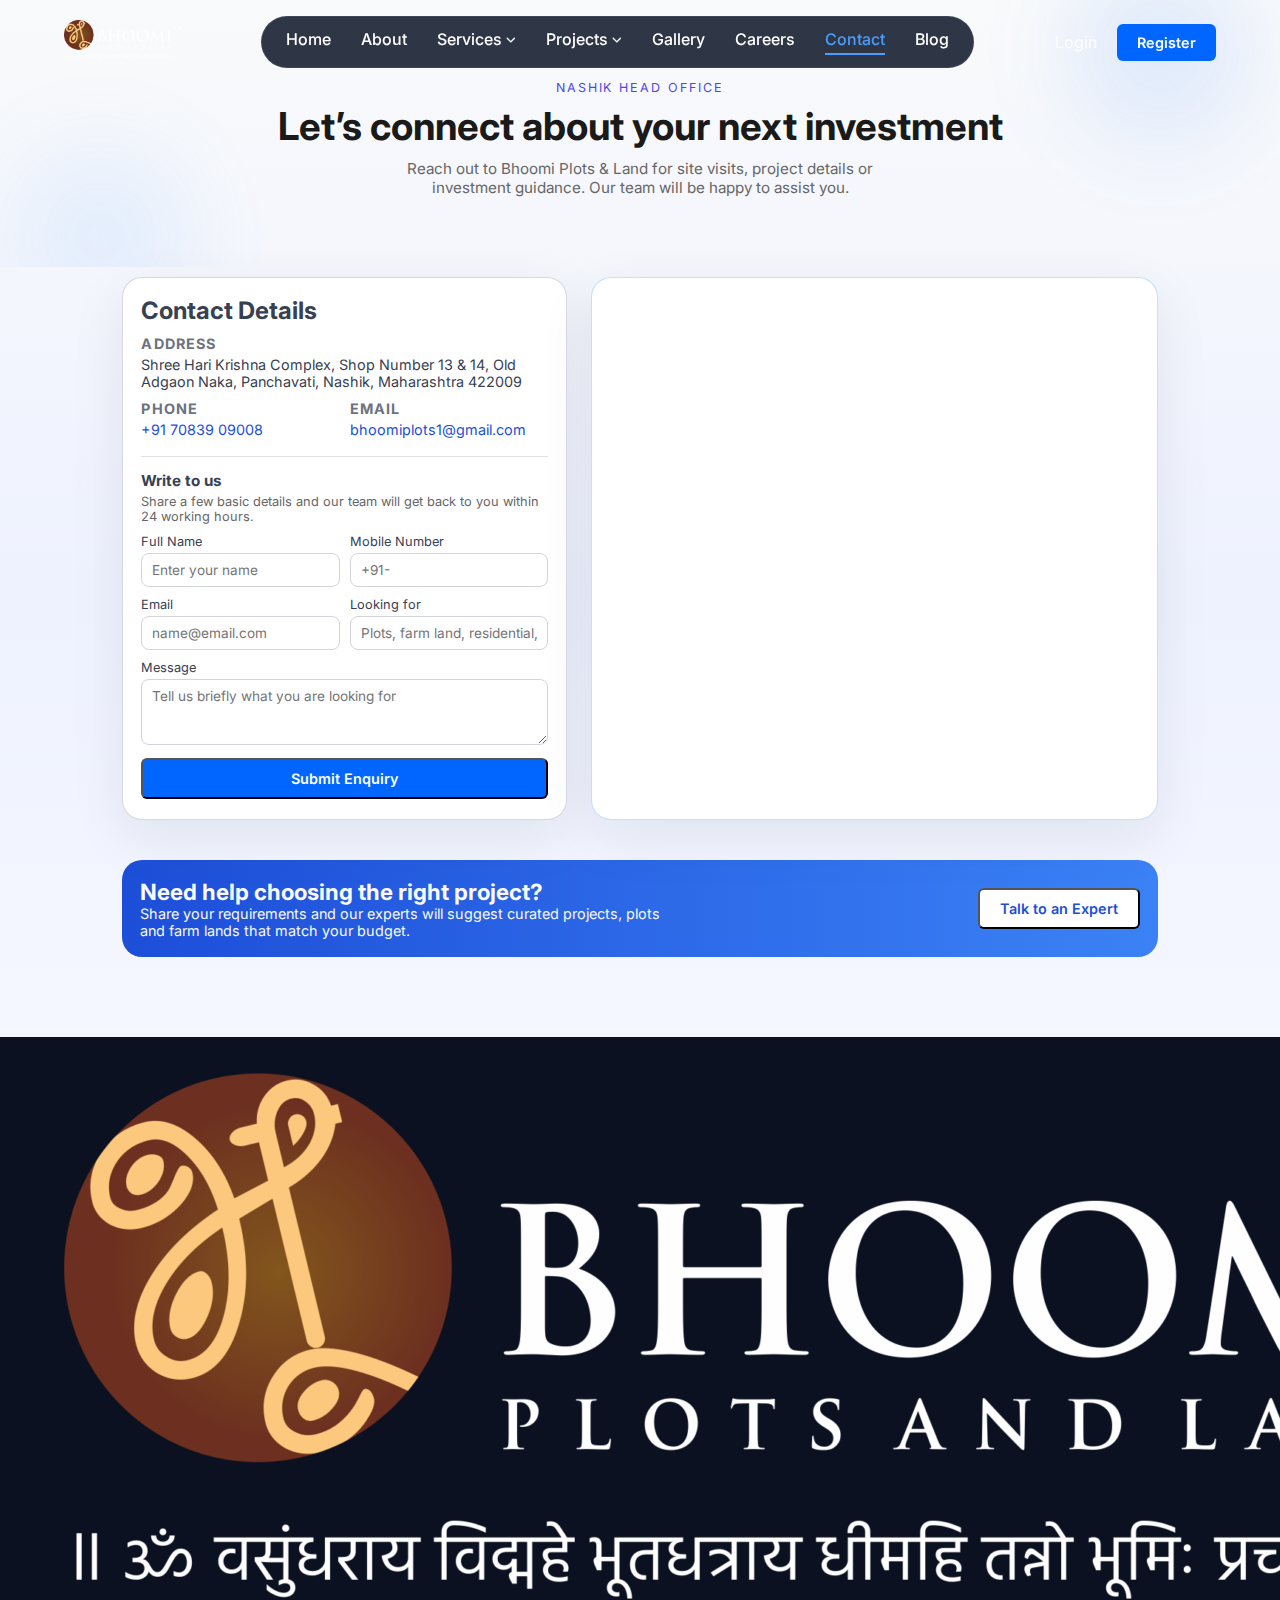
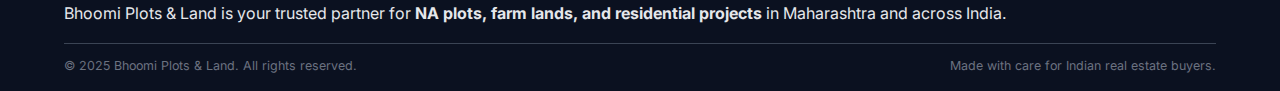
<file: contact.html>
<!DOCTYPE html>
<html lang="en">
  <head>
    <meta charset="UTF-8" />
    <meta name="viewport" content="width=device-width, initial-scale=1.0" />
    <title>Contact – Bhoomi Plots &amp; Land</title>
    <link
      href="https://fonts.googleapis.com/css2?family=Inter:wght@300;400;500;600;700&display=swap"
      rel="stylesheet" />
    <link
      rel="stylesheet"
      href="https://cdnjs.cloudflare.com/ajax/libs/font-awesome/6.4.0/css/all.min.css" />
    <link rel="stylesheet" href="./styles.css" />
  </head>
  <body class="contact-page">
    <nav class="navbar">
      <div>
        <img
          src="bhoomi-logo-white-1-1536x526.png"
          alt="Bhoomi Plots and Land"
          style="height: 40px; width: auto;" />
      </div>
      <div class="nav-links">
        <a href="index.html">Home</a>
        <a href="about.html">About</a>

        <div class="nav-item has-dropdown">
          <a href="services.html">
            Services
            <i class="fas fa-chevron-down nav-caret"></i>
          </a>
          <div class="nav-dropdown">
            <a href="#">Sales</a>
            <a href="#">Marketing &amp; Branding</a>
            <a href="#">After Sales Services</a>
            <a href="#">Project Analysis</a>
          </div>
        </div>

        <div class="nav-item has-dropdown">
          <a href="projects.html">
            Projects
            <i class="fas fa-chevron-down nav-caret"></i>
          </a>
          <div class="nav-dropdown">
            <a href="projects-lands.html">Lands</a>
            <a href="projects-plots.html">Plots</a>
            <a href="projects-residential.html">Residential</a>
          </div>
        </div>

        <a href="gallery.html">Gallery</a>
        <a href="careers.html">Careers</a>
        <a href="contact.html" class="active">Contact</a>
        <a href="blog.html">Blog</a>
      </div>
      <div class="nav-actions nav-auth">
        <a href="#" id="loginBtn">Login</a>
        <a href="#" class="btn-primary" id="registerBtn">Register</a>
      </div>
    </nav>

    <header class="contact-hero">
      <div class="contact-hero-content">
        <p class="contact-kicker">Nashik Head Office</p>
        <h1>Let’s connect about your next investment</h1>
        <p class="contact-lead">
          Reach out to Bhoomi Plots &amp; Land for site visits, project details
          or investment guidance. Our team will be happy to assist you.
        </p>
      </div>
    </header>

    <section class="contact-main">
      <div class="contact-card">
        <h2>Contact Details</h2>

        <div class="contact-block">
          <h3>Address</h3>
          <p>
            Shree Hari Krishna Complex, Shop Number 13 &amp; 14, Old Adgaon
            Naka, Panchavati, Nashik, Maharashtra 422009
          </p>
        </div>

        <div class="contact-row">
          <div class="contact-block">
            <h3>Phone</h3>
            <p><a href="tel:+917083909008">+91 70839 09008</a></p>
          </div>
          <div class="contact-block">
            <h3>Email</h3>
            <p>
              <a href="mailto:bhoomiplots1@gmail.com"
                >bhoomiplots1@gmail.com</a
              >
            </p>
          </div>
        </div>

        <hr class="contact-divider" />

        <div class="contact-form-wrapper">
          <h3>Write to us</h3>
          <p class="contact-form-sub">
            Share a few basic details and our team will get back to you within
            24 working hours.
          </p>

          <form class="contact-form">
            <div class="form-row">
              <div class="form-field">
                <label>Full Name</label>
                <input type="text" placeholder="Enter your name" />
              </div>
              <div class="form-field">
                <label>Mobile Number</label>
                <input type="tel" placeholder="+91-" />
              </div>
            </div>
            <div class="form-row">
              <div class="form-field">
                <label>Email</label>
                <input type="email" placeholder="name@email.com" />
              </div>
              <div class="form-field">
                <label>Looking for</label>
                <input
                  type="text"
                  placeholder="Plots, farm land, residential, commercial…" />
              </div>
            </div>
            <div class="form-field">
              <label>Message</label>
              <textarea
                rows="3"
                placeholder="Tell us briefly what you are looking for"></textarea>
            </div>
            <button type="submit" class="btn-primary">Submit Enquiry</button>
          </form>
        </div>
      </div>

       <div class="contact-map-card">
         <iframe
           src="https://www.google.com/maps/embed?pb=!1m14!1m8!1m3!1d7283.18538469237!2d73.802847!3d20.009123!3m2!1i1024!2i768!4f13.1!3m3!1m2!1s0x853487d93d9f99b1%3A0xb100d269bc985d00!2sBhoomi%20Group%20%231%20Real%20Estate%20%26%20land%20Developers%20Company%20in%20Nashik!5e1!3m2!1sen!2sin!4v1770633342200!5m2!1sen!2sin"
           width="100%"
           height="100%"
           style="border: 0"
           allowfullscreen=""
           loading="lazy"
           referrerpolicy="no-referrer-when-downgrade"></iframe>
       </div>
    </section>

    <section class="contact-bottom">
      <div class="contact-bottom-card">
        <div>
          <h2>Need help choosing the right project?</h2>
          <p>
            Share your requirements and our experts will suggest curated
            projects, plots and farm lands that match your budget.
          </p>
        </div>
        <button class="btn-primary contact-cta-btn">Talk to an Expert</button>
      </div>
    </section>

    <footer class="footer">
      <div class="footer-inner">
        <div class="footer-brand">
          <img
            src="bhoomi-logo-white-1-1536x526.png"
            alt="Bhoomi Plots and Land" />
          <p>
            Bhoomi Plots &amp; Land is your trusted partner for
            <strong> NA plots, farm lands, and residential projects </strong> in
            Maharashtra and across India.
          </p>
        </div>

        <div class="footer-columns">
          <div>
            <h4>Popular Locations</h4>
            <ul>
              <li>Pune – Hinjewadi, Baner, Kharadi</li>
              <li>Mumbai – Navi Mumbai, Thane</li>
              <li>Bangalore – Whitefield, Sarjapur Road</li>
            </ul>
          </div>
          <div>
            <h4>Quick Links</h4>
            <ul>
              <li><a href="about.html">About Bhoomi</a></li>
              <li><a href="gallery.html">Gallery</a></li>
              <li><a href="careers.html">Careers</a></li>
              <li><a href="contact.html">Contact</a></li>
            </ul>
          </div>
          <div>
            <h4>Contact</h4>
            <ul>
              <li>📍 Pune, Maharashtra, India</li>
              <li>📞 +91-98765 43210</li>
              <li>✉️ info@bhoomiplots.in</li>
            </ul>
          </div>
        </div>
      </div>
      <div class="footer-bottom">
        <span>© 2025 Bhoomi Plots &amp; Land. All rights reserved.</span>
        <span>Made with care for Indian real estate buyers.</span>
      </div>
    </footer>

    <script src="script.js"></script>
  </body>
</html>
</file>
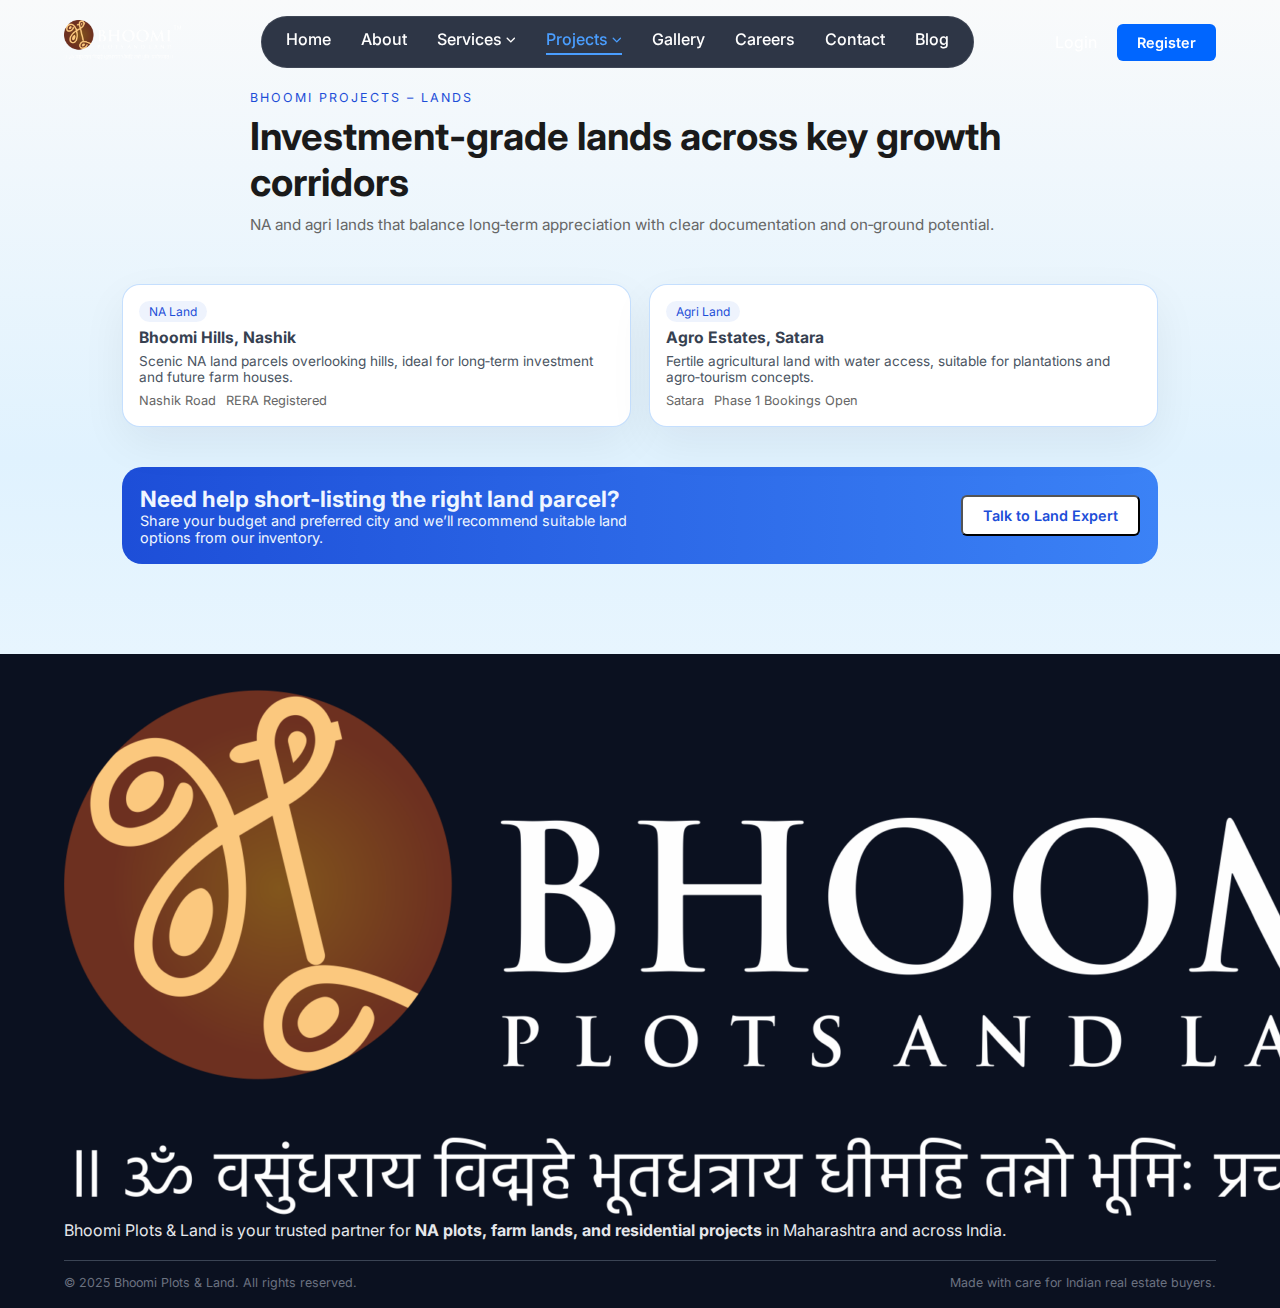
<file: projects-lands.html>
<!DOCTYPE html>
<html lang="en">
  <head>
    <meta charset="UTF-8" />
    <meta name="viewport" content="width=device-width, initial-scale=1.0" />
    <title>Lands – Bhoomi Projects</title>
    <link
      href="https://fonts.googleapis.com/css2?family=Inter:wght@300;400;500;600;700&display=swap"
      rel="stylesheet" />
    <link
      rel="stylesheet"
      href="https://cdnjs.cloudflare.com/ajax/libs/font-awesome/6.4.0/css/all.min.css" />
    <link rel="stylesheet" href="styles.css" />
  </head>
  <body class="projects-page">
    <nav class="navbar">
      <div>
        <img
          src="bhoomi-logo-white-1-1536x526.png"
          alt="Bhoomi Plots and Land"
          style="height: 40px; width: auto;" />
      </div>
      <div class="nav-links">
        <a href="index.html">Home</a>
        <a href="about.html">About</a>

        <div class="nav-item has-dropdown">
          <a href="services.html">
            Services
            <i class="fas fa-chevron-down nav-caret"></i>
          </a>
          <div class="nav-dropdown">
            <a href="#">Sales</a>
            <a href="#">Marketing &amp; Branding</a>
            <a href="#">After Sales Services</a>
            <a href="#">Project Analysis</a>
          </div>
        </div>

        <div class="nav-item has-dropdown">
          <a href="projects.html" class="active">
            Projects
            <i class="fas fa-chevron-down nav-caret"></i>
          </a>
          <div class="nav-dropdown">
            <a href="projects-lands.html">Lands</a>
            <a href="projects-plots.html">Plots</a>
            <a href="projects-residential.html">Residential</a>
          </div>
        </div>

        <a href="gallery.html">Gallery</a>
        <a href="careers.html">Careers</a>
        <a href="contact.html">Contact</a>
        <a href="blog.html">Blog</a>
      </div>
      <div class="nav-actions nav-auth">
        <a href="#" id="loginBtn">Login</a>
        <a href="#" class="btn-primary" id="registerBtn">Register</a>
      </div>
    </nav>

    <header class="projects-hero">
      <div class="projects-hero-content">
        <p class="projects-kicker">Bhoomi Projects – Lands</p>
        <h1>Investment‑grade lands across key growth corridors</h1>
        <p class="projects-lead">
          NA and agri lands that balance long‑term appreciation with clear
          documentation and on‑ground potential.
        </p>
      </div>
    </header>

    <section class="projects-grid-section">
      <div class="projects-grid">
        <article class="project-card">
          <div class="project-pill">NA Land</div>
          <h3>Bhoomi Hills, Nashik</h3>
          <p>
            Scenic NA land parcels overlooking hills, ideal for long‑term
            investment and future farm houses.
          </p>
          <div class="project-meta">
            <span>Nashik Road</span>
            <span>RERA Registered</span>
          </div>
        </article>

        <article class="project-card">
          <div class="project-pill">Agri Land</div>
          <h3>Agro Estates, Satara</h3>
          <p>
            Fertile agricultural land with water access, suitable for
            plantations and agro‑tourism concepts.
          </p>
          <div class="project-meta">
            <span>Satara</span>
            <span>Phase 1 Bookings Open</span>
          </div>
        </article>
      </div>
    </section>

    <section class="projects-cta">
      <div class="projects-cta-card">
        <div>
          <h2>Need help short‑listing the right land parcel?</h2>
          <p>
            Share your budget and preferred city and we’ll recommend suitable
            land options from our inventory.
          </p>
        </div>
        <button class="btn-primary">Talk to Land Expert</button>
      </div>
    </section>

    <footer class="footer">
      <div class="footer-inner">
        <div class="footer-brand">
          <img
            src="bhoomi-logo-white-1-1536x526.png"
            alt="Bhoomi Plots and Land" />
          <p>
            Bhoomi Plots &amp; Land is your trusted partner for
            <strong> NA plots, farm lands, and residential projects </strong> in
            Maharashtra and across India.
          </p>
        </div>

        <div class="footer-columns">
          <div>
            <h4>Popular Locations</h4>
            <ul>
              <li>Pune – Hinjewadi, Baner, Kharadi</li>
              <li>Mumbai – Navi Mumbai, Thane</li>
              <li>Bangalore – Whitefield, Sarjapur Road</li>
            </ul>
          </div>
          <div>
            <h4>Quick Links</h4>
            <ul>
              <li><a href="about.html">About Bhoomi</a></li>
              <li><a href="gallery.html">Gallery</a></li>
              <li><a href="careers.html">Careers</a></li>
              <li><a href="contact.html">Contact</a></li>
            </ul>
          </div>
          <div>
            <h4>Contact</h4>
            <ul>
              <li>📍 Pune, Maharashtra, India</li>
              <li>📞 +91-98765 43210</li>
              <li>✉️ info@bhoomiplots.in</li>
            </ul>
          </div>
        </div>
      </div>
      <div class="footer-bottom">
        <span>© 2025 Bhoomi Plots &amp; Land. All rights reserved.</span>
        <span>Made with care for Indian real estate buyers.</span>
      </div>
    </footer>

    <script src="script.js"></script>
  </body>
</html>
</file>
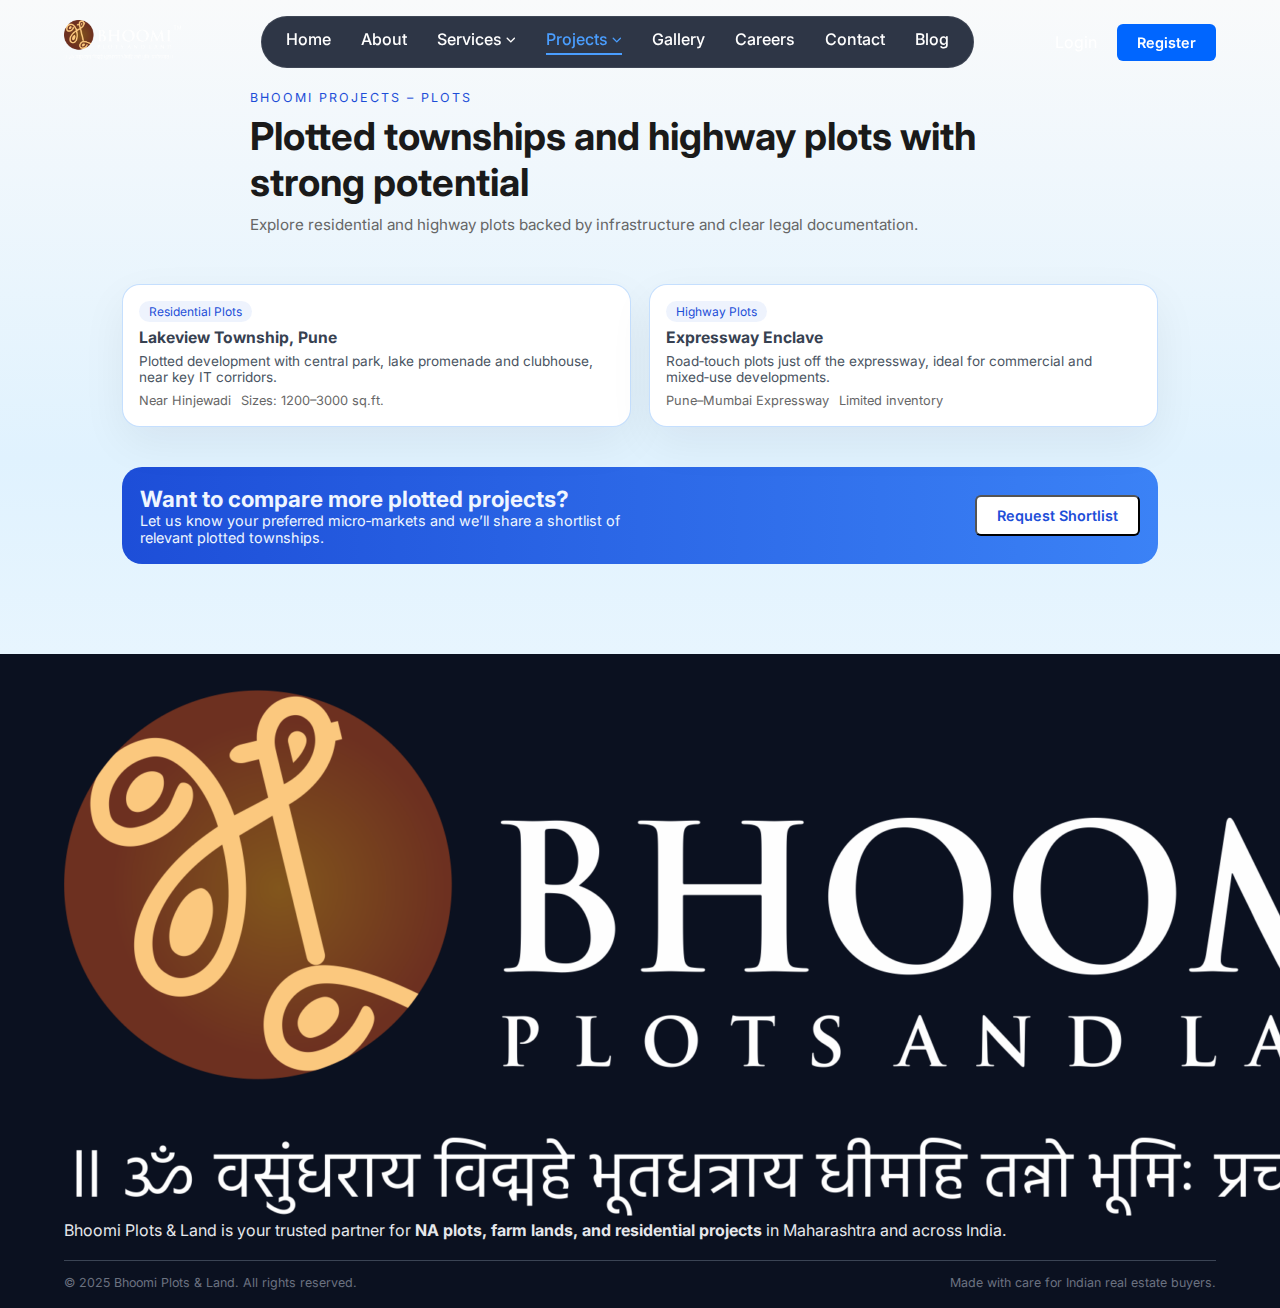
<file: projects-plots.html>
<!DOCTYPE html>
<html lang="en">
  <head>
    <meta charset="UTF-8" />
    <meta name="viewport" content="width=device-width, initial-scale=1.0" />
    <title>Plots – Bhoomi Projects</title>
    <link
      href="https://fonts.googleapis.com/css2?family=Inter:wght@300;400;500;600;700&display=swap"
      rel="stylesheet" />
    <link
      rel="stylesheet"
      href="https://cdnjs.cloudflare.com/ajax/libs/font-awesome/6.4.0/css/all.min.css" />
    <link rel="stylesheet" href="styles.css" />
  </head>
  <body class="projects-page">
    <nav class="navbar">
      <div>
        <img
          src="bhoomi-logo-white-1-1536x526.png"
          alt="Bhoomi Plots and Land"
          style="height: 40px; width: auto;" />
      </div>
      <div class="nav-links">
        <a href="index.html">Home</a>
        <a href="about.html">About</a>

        <div class="nav-item has-dropdown">
          <a href="services.html">
            Services
            <i class="fas fa-chevron-down nav-caret"></i>
          </a>
          <div class="nav-dropdown">
            <a href="#">Sales</a>
            <a href="#">Marketing &amp; Branding</a>
            <a href="#">After Sales Services</a>
            <a href="#">Project Analysis</a>
          </div>
        </div>

        <div class="nav-item has-dropdown">
          <a href="projects.html" class="active">
            Projects
            <i class="fas fa-chevron-down nav-caret"></i>
          </a>
          <div class="nav-dropdown">
            <a href="#">Lands</a>
            <a href="#">Plots</a>
            <a href="#">Residential</a>
          </div>
        </div>

        <a href="gallery.html">Gallery</a>
        <a href="careers.html">Careers</a>
        <a href="contact.html">Contact</a>
        <a href="blog.html">Blog</a>
      </div>
      <div class="nav-actions nav-auth">
        <a href="#" id="loginBtn">Login</a>
        <a href="#" class="btn-primary" id="registerBtn">Register</a>
      </div>
    </nav>

    <header class="projects-hero">
      <div class="projects-hero-content">
        <p class="projects-kicker">Bhoomi Projects – Plots</p>
        <h1>Plotted townships and highway plots with strong potential</h1>
        <p class="projects-lead">
          Explore residential and highway plots backed by infrastructure and
          clear legal documentation.
        </p>
      </div>
    </header>

    <section class="projects-grid-section">
      <div class="projects-grid">
        <article class="project-card">
          <div class="project-pill">Residential Plots</div>
          <h3>Lakeview Township, Pune</h3>
          <p>
            Plotted development with central park, lake promenade and clubhouse,
            near key IT corridors.
          </p>
          <div class="project-meta">
            <span>Near Hinjewadi</span>
            <span>Sizes: 1200–3000 sq.ft.</span>
          </div>
        </article>

        <article class="project-card">
          <div class="project-pill">Highway Plots</div>
          <h3>Expressway Enclave</h3>
          <p>
            Road‑touch plots just off the expressway, ideal for commercial and
            mixed‑use developments.
          </p>
          <div class="project-meta">
            <span>Pune–Mumbai Expressway</span>
            <span>Limited inventory</span>
          </div>
        </article>
      </div>
    </section>

    <section class="projects-cta">
      <div class="projects-cta-card">
        <div>
          <h2>Want to compare more plotted projects?</h2>
          <p>
            Let us know your preferred micro‑markets and we’ll share a shortlist
            of relevant plotted townships.
          </p>
        </div>
        <button class="btn-primary">Request Shortlist</button>
      </div>
    </section>

    <footer class="footer">
      <div class="footer-inner">
        <div class="footer-brand">
          <img
            src="bhoomi-logo-white-1-1536x526.png"
            alt="Bhoomi Plots and Land" />
          <p>
            Bhoomi Plots &amp; Land is your trusted partner for
            <strong> NA plots, farm lands, and residential projects </strong> in
            Maharashtra and across India.
          </p>
        </div>

        <div class="footer-columns">
          <div>
            <h4>Popular Locations</h4>
            <ul>
              <li>Pune – Hinjewadi, Baner, Kharadi</li>
              <li>Mumbai – Navi Mumbai, Thane</li>
              <li>Bangalore – Whitefield, Sarjapur Road</li>
            </ul>
          </div>
          <div>
            <h4>Quick Links</h4>
            <ul>
              <li><a href="about.html">About Bhoomi</a></li>
              <li><a href="gallery.html">Gallery</a></li>
              <li><a href="careers.html">Careers</a></li>
              <li><a href="contact.html">Contact</a></li>
            </ul>
          </div>
          <div>
            <h4>Contact</h4>
            <ul>
              <li>📍 Pune, Maharashtra, India</li>
              <li>📞 +91-98765 43210</li>
              <li>✉️ info@bhoomiplots.in</li>
            </ul>
          </div>
        </div>
      </div>
      <div class="footer-bottom">
        <span>© 2025 Bhoomi Plots &amp; Land. All rights reserved.</span>
        <span>Made with care for Indian real estate buyers.</span>
      </div>
    </footer>

    <script src="script.js"></script>
  </body>
</html>
</file>
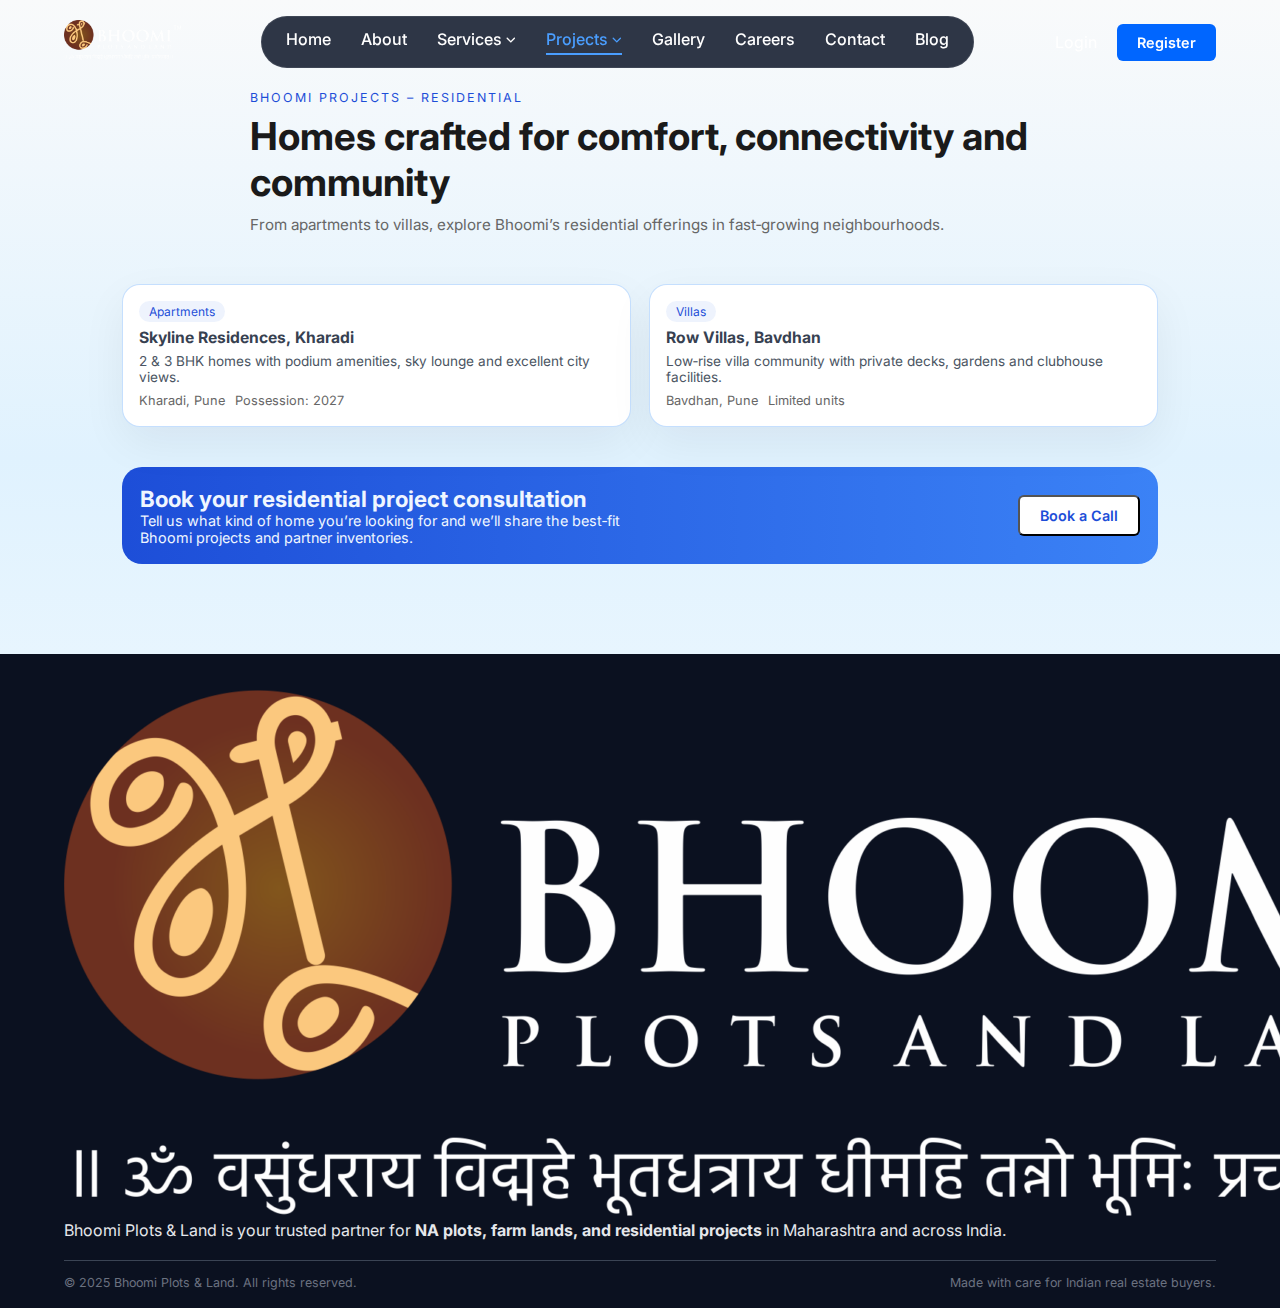
<file: projects-residential.html>
<!DOCTYPE html>
<html lang="en">
  <head>
    <meta charset="UTF-8" />
    <meta name="viewport" content="width=device-width, initial-scale=1.0" />
    <title>Residential – Bhoomi Projects</title>
    <link
      href="https://fonts.googleapis.com/css2?family=Inter:wght@300;400;500;600;700&display=swap"
      rel="stylesheet" />
    <link
      rel="stylesheet"
      href="https://cdnjs.cloudflare.com/ajax/libs/font-awesome/6.4.0/css/all.min.css" />
    <link rel="stylesheet" href="./styles.css" />
  </head>
  <body class="projects-page">
    <nav class="navbar">
      <div>
        <img
          src="bhoomi-logo-white-1-1536x526.png"
          alt="Bhoomi Plots and Land"
          style="height: 40px; width: auto;" />
      </div>
      <div class="nav-links">
        <a href="index.html">Home</a>
        <a href="about.html">About</a>

        <div class="nav-item has-dropdown">
          <a href="services.html">
            Services
            <i class="fas fa-chevron-down nav-caret"></i>
          </a>
          <div class="nav-dropdown">
            <a href="#">Sales</a>
            <a href="#">Marketing &amp; Branding</a>
            <a href="#">After Sales Services</a>
            <a href="#">Project Analysis</a>
          </div>
        </div>

        <div class="nav-item has-dropdown">
          <a href="projects.html" class="active">
            Projects
            <i class="fas fa-chevron-down nav-caret"></i>
          </a>
          <div class="nav-dropdown">
            <a href="projects-lands.html">Lands</a>
            <a href="projects-plots.html">Plots</a>
            <a href="projects-residential.html">Residential</a>
          </div>
        </div>

        <a href="gallery.html">Gallery</a>
        <a href="careers.html">Careers</a>
        <a href="contact.html">Contact</a>
        <a href="blog.html">Blog</a>
      </div>
      <div class="nav-actions nav-auth">
        <a href="#" id="loginBtn">Login</a>
        <a href="#" class="btn-primary" id="registerBtn">Register</a>
      </div>
    </nav>

    <header class="projects-hero">
      <div class="projects-hero-content">
        <p class="projects-kicker">Bhoomi Projects – Residential</p>
        <h1>Homes crafted for comfort, connectivity and community</h1>
        <p class="projects-lead">
          From apartments to villas, explore Bhoomi’s residential offerings in
          fast‑growing neighbourhoods.
        </p>
      </div>
    </header>

    <section class="projects-grid-section">
      <div class="projects-grid">
        <article class="project-card">
          <div class="project-pill">Apartments</div>
          <h3>Skyline Residences, Kharadi</h3>
          <p>
            2 &amp; 3 BHK homes with podium amenities, sky lounge and excellent
            city views.
          </p>
          <div class="project-meta">
            <span>Kharadi, Pune</span>
            <span>Possession: 2027</span>
          </div>
        </article>

        <article class="project-card">
          <div class="project-pill">Villas</div>
          <h3>Row Villas, Bavdhan</h3>
          <p>
            Low‑rise villa community with private decks, gardens and clubhouse
            facilities.
          </p>
          <div class="project-meta">
            <span>Bavdhan, Pune</span>
            <span>Limited units</span>
          </div>
        </article>
      </div>
    </section>

    <section class="projects-cta">
      <div class="projects-cta-card">
        <div>
          <h2>Book your residential project consultation</h2>
          <p>
            Tell us what kind of home you’re looking for and we’ll share the
            best‑fit Bhoomi projects and partner inventories.
          </p>
        </div>
        <button class="btn-primary">Book a Call</button>
      </div>
    </section>

    <footer class="footer">
      <div class="footer-inner">
        <div class="footer-brand">
          <img
            src="bhoomi-logo-white-1-1536x526.png"
            alt="Bhoomi Plots and Land" />
          <p>
            Bhoomi Plots &amp; Land is your trusted partner for
            <strong> NA plots, farm lands, and residential projects </strong> in
            Maharashtra and across India.
          </p>
        </div>

        <div class="footer-columns">
          <div>
            <h4>Popular Locations</h4>
            <ul>
              <li>Pune – Hinjewadi, Baner, Kharadi</li>
              <li>Mumbai – Navi Mumbai, Thane</li>
              <li>Bangalore – Whitefield, Sarjapur Road</li>
            </ul>
          </div>
          <div>
            <h4>Quick Links</h4>
            <ul>
              <li><a href="about.html">About Bhoomi</a></li>
              <li><a href="gallery.html">Gallery</a></li>
              <li><a href="careers.html">Careers</a></li>
              <li><a href="contact.html">Contact</a></li>
            </ul>
          </div>
          <div>
            <h4>Contact</h4>
            <ul>
              <li>📍 Pune, Maharashtra, India</li>
              <li>📞 +91-98765 43210</li>
              <li>✉️ info@bhoomiplots.in</li>
            </ul>
          </div>
        </div>
      </div>
      <div class="footer-bottom">
        <span>© 2025 Bhoomi Plots &amp; Land. All rights reserved.</span>
        <span>Made with care for Indian real estate buyers.</span>
      </div>
    </footer>

    <script src="script.js"></script>
  </body>
</html>
</file>
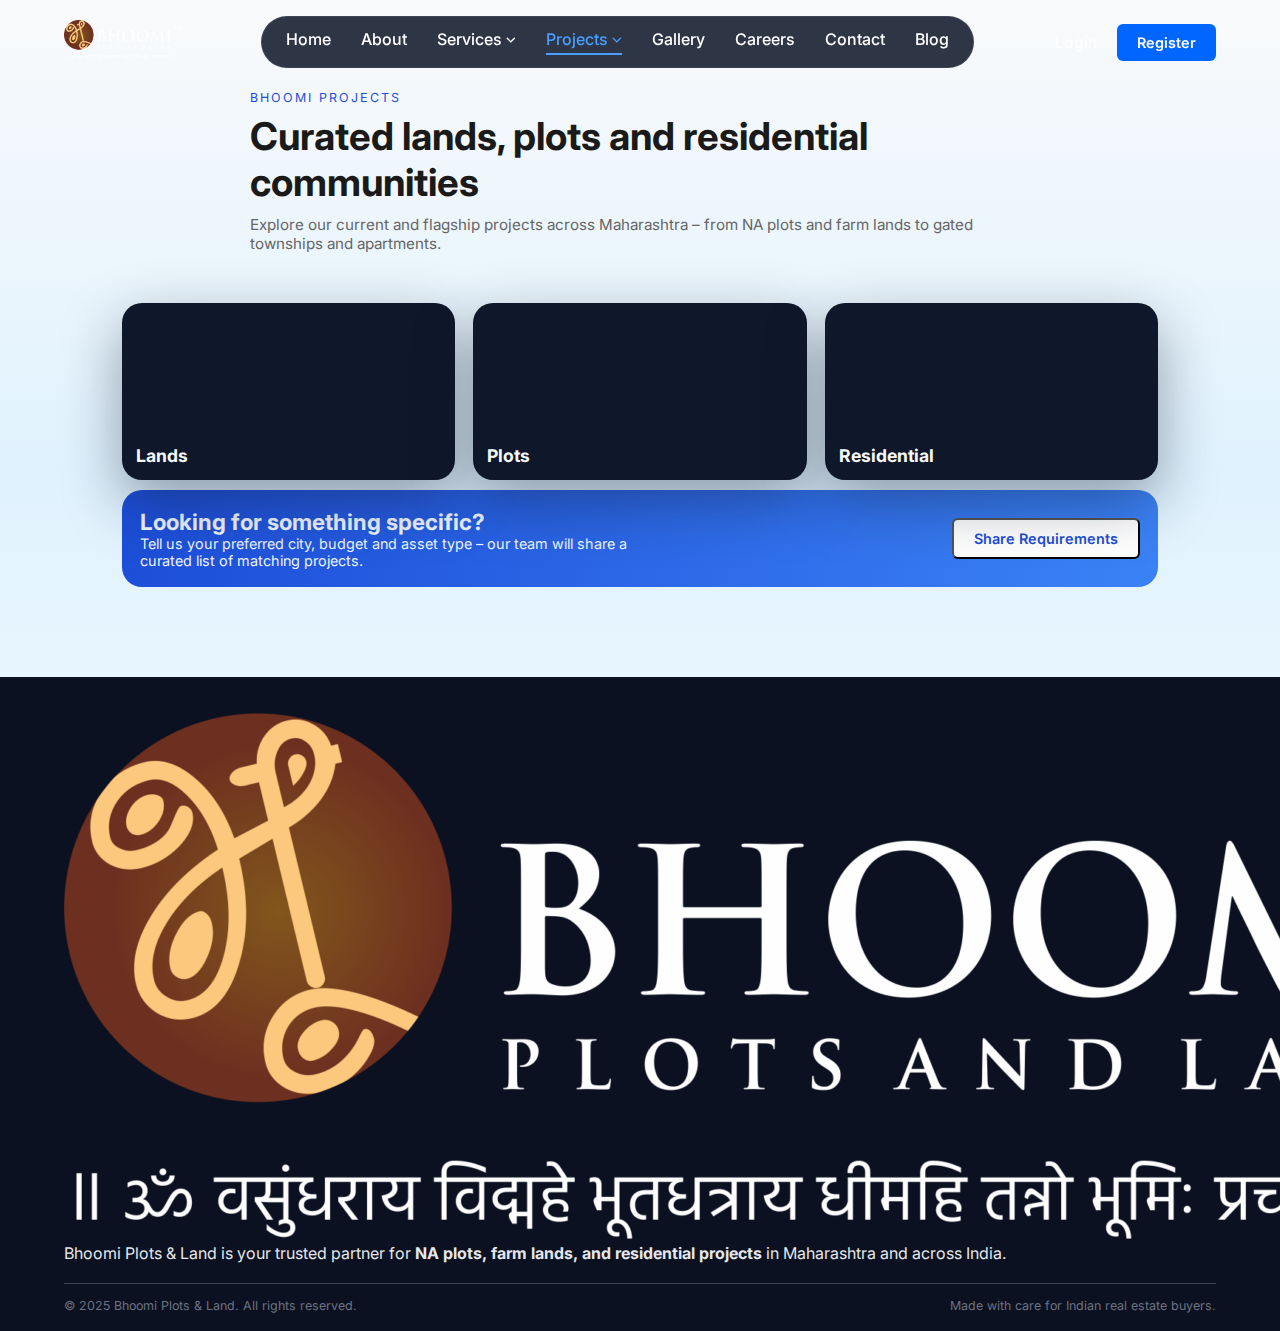
<file: projects.html>
<!DOCTYPE html>
<html lang="en">
  <head>
    <meta charset="UTF-8" />
    <meta name="viewport" content="width=device-width, initial-scale=1.0" />
    <title>Projects – Bhoomi Plots &amp; Land</title>
    <link
      href="https://fonts.googleapis.com/css2?family=Inter:wght@300;400;500;600;700&display=swap"
      rel="stylesheet" />
    <link
      rel="stylesheet"
      href="https://cdnjs.cloudflare.com/ajax/libs/font-awesome/6.4.0/css/all.min.css" />
    <link rel="stylesheet" href="styles.css" />
  </head>
  <body class="projects-page">
    <nav class="navbar">
      <div>
        <img
          src="bhoomi-logo-white-1-1536x526.png"
          alt="Bhoomi Plots and Land"
          style="height: 40px; width: auto;" />
      </div>
      <div class="nav-links">
        <a href="index.html">Home</a>
        <a href="about.html">About</a>

        <div class="nav-item has-dropdown">
          <a href="services.html">
            Services
            <i class="fas fa-chevron-down nav-caret"></i>
          </a>
          <div class="nav-dropdown">
            <a href="#">Sales</a>
            <a href="#">Marketing &amp; Branding</a>
            <a href="#">After Sales Services</a>
            <a href="#">Project Analysis</a>
          </div>
        </div>

        <div class="nav-item has-dropdown">
          <a href="projects.html" class="active">
            Projects
            <i class="fas fa-chevron-down nav-caret"></i>
          </a>
          <div class="nav-dropdown">
            <a href="#">Lands</a>
            <a href="#">Plots</a>
            <a href="#">Residential</a>
          </div>
        </div>

        <a href="gallery.html">Gallery</a>
        <a href="careers.html">Careers</a>
        <a href="contact.html">Contact</a>
        <a href="blog.html">Blog</a>
      </div>
      <div class="nav-actions nav-auth">
        <a href="#" id="loginBtn">Login</a>
        <a href="#" class="btn-primary" id="registerBtn">Register</a>
      </div>
    </nav>

    <header class="projects-hero">
      <div class="projects-hero-content">
        <p class="projects-kicker">Bhoomi Projects</p>
        <h1>Curated lands, plots and residential communities</h1>
        <p class="projects-lead">
          Explore our current and flagship projects across Maharashtra – from
          NA plots and farm lands to gated townships and apartments.
        </p>
      </div>
    </header>

    <section class="project-category-section">
      <div class="project-category-grid">
        <a href="projects-lands.html" class="project-category-card">
          <div class="project-category-img lands"></div>
          <h2>Lands</h2>
        </a>
        <a href="projects-plots.html" class="project-category-card">
          <div class="project-category-img plots"></div>
          <h2>Plots</h2>
        </a>
        <a href="projects-residential.html" class="project-category-card">
          <div class="project-category-img residential"></div>
          <h2>Residential</h2>
        </a>
      </div>
    </section>

    <section class="projects-cta">
      <div class="projects-cta-card">
        <div>
          <h2>Looking for something specific?</h2>
          <p>
            Tell us your preferred city, budget and asset type – our team will
            share a curated list of matching projects.
          </p>
        </div>
        <button class="btn-primary">Share Requirements</button>
      </div>
    </section>

    <footer class="footer">
      <div class="footer-inner">
        <div class="footer-brand">
          <img
            src="bhoomi-logo-white-1-1536x526.png"
            alt="Bhoomi Plots and Land" />
          <p>
            Bhoomi Plots &amp; Land is your trusted partner for
            <strong> NA plots, farm lands, and residential projects </strong> in
            Maharashtra and across India.
          </p>
        </div>

        <div class="footer-columns">
          <div>
            <h4>Popular Locations</h4>
            <ul>
              <li>Pune – Hinjewadi, Baner, Kharadi</li>
              <li>Mumbai – Navi Mumbai, Thane</li>
              <li>Bangalore – Whitefield, Sarjapur Road</li>
            </ul>
          </div>
          <div>
            <h4>Quick Links</h4>
            <ul>
              <li><a href="about.html">About Bhoomi</a></li>
              <li><a href="gallery.html">Gallery</a></li>
              <li><a href="careers.html">Careers</a></li>
              <li><a href="contact.html">Contact</a></li>
            </ul>
          </div>
          <div>
            <h4>Contact</h4>
            <ul>
              <li>📍 Pune, Maharashtra, India</li>
              <li>📞 +91-98765 43210</li>
              <li>✉️ info@bhoomiplots.in</li>
            </ul>
          </div>
        </div>
      </div>
      <div class="footer-bottom">
        <span>© 2025 Bhoomi Plots &amp; Land. All rights reserved.</span>
        <span>Made with care for Indian real estate buyers.</span>
      </div>
    </footer>

    <script src="script.js"></script>
  </body>
</html>
</file>
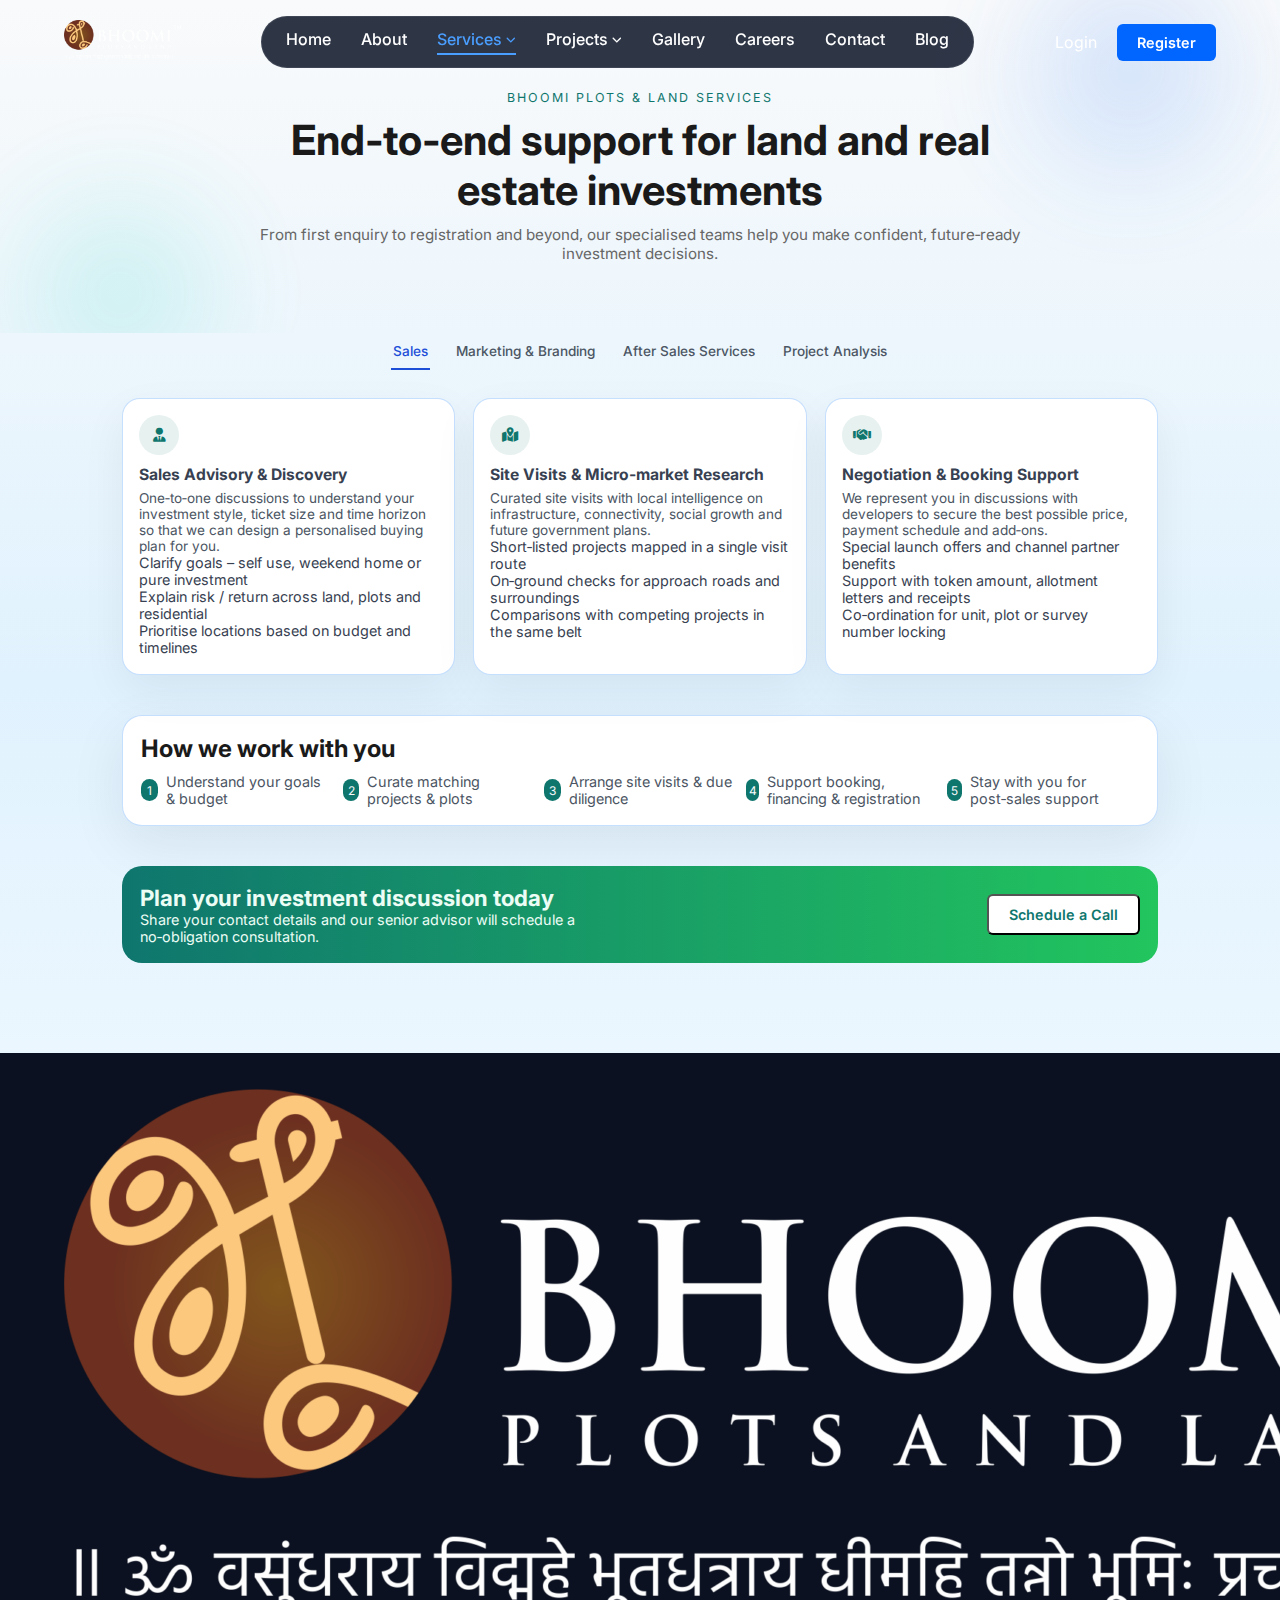
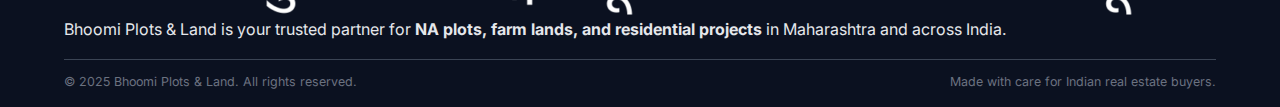
<file: services.html>
<!DOCTYPE html>
<html lang="en">
  <head>
    <meta charset="UTF-8" />
    <meta name="viewport" content="width=device-width, initial-scale=1.0" />
    <title>Services – Bhoomi Plots &amp; Land</title>
    <link
      href="https://fonts.googleapis.com/css2?family=Inter:wght@300;400;500;600;700&display=swap"
      rel="stylesheet" />
    <link
      rel="stylesheet"
      href="https://cdnjs.cloudflare.com/ajax/libs/font-awesome/6.4.0/css/all.min.css" />
    <link rel="stylesheet" href="styles.css" />
  </head>
  <body class="services-page">
    <nav class="navbar">
      <div>
        <img
          src="bhoomi-logo-white-1-1536x526.png"
          alt="Bhoomi Plots and Land"
          style="height: 40px; width: auto;" />
      </div>
      <div class="nav-links">
        <a href="index.html">Home</a>
        <a href="about.html">About</a>

        <div class="nav-item has-dropdown">
          <a href="services.html" class="active">
            Services
            <i class="fas fa-chevron-down nav-caret"></i>
          </a>
          <div class="nav-dropdown">
            <a href="#">Sales</a>
            <a href="#">Marketing &amp; Branding</a>
            <a href="#">After Sales Services</a>
            <a href="#">Project Analysis</a>
          </div>
        </div>

        <div class="nav-item has-dropdown">
          <a href="projects.html">
            Projects
            <i class="fas fa-chevron-down nav-caret"></i>
          </a>
          <div class="nav-dropdown">
            <a href="projects-lands.html">Lands</a>
            <a href="projects-plots.html">Plots</a>
            <a href="projects-residential.html">Residential</a>
          </div>
        </div>

        <a href="gallery.html">Gallery</a>
        <a href="careers.html">Careers</a>
        <a href="contact.html">Contact</a>
        <a href="blog.html">Blog</a>
      </div>
      <div class="nav-actions nav-auth">
        <a href="#" id="loginBtn">Login</a>
        <a href="#" class="btn-primary" id="registerBtn">Register</a>
      </div>
    </nav>

    <header class="services-hero">
      <div class="services-hero-content">
        <p class="services-kicker">Bhoomi Plots &amp; Land Services</p>
        <h1>End‑to‑end support for land and real estate investments</h1>
        <p class="services-lead">
          From first enquiry to registration and beyond, our specialised teams
          help you make confident, future‑ready investment decisions.
        </p>
      </div>
    </header>

    <section class="services-pills">
      <button
        class="services-pill services-tab active"
        data-tab="sales">
        Sales
      </button>
      <button class="services-pill services-tab" data-tab="marketing">
        Marketing &amp; Branding
      </button>
      <button class="services-pill services-tab" data-tab="after">
        After Sales Services
      </button>
      <button class="services-pill services-tab" data-tab="analysis">
        Project Analysis
      </button>
    </section>

    <section class="services-grid-section">
      <div class="services-tab-panel active" data-tab="sales">
        <div class="services-grid">
          <article class="service-card">
            <div class="service-icon">
              <i class="fas fa-user-tie"></i>
            </div>
            <h3>Sales Advisory &amp; Discovery</h3>
            <p>
              One‑to‑one discussions to understand your investment style, ticket
              size and time horizon so that we can design a personalised
              buying plan for you.
            </p>
            <ul>
              <li>Clarify goals – self use, weekend home or pure investment</li>
              <li>Explain risk / return across land, plots and residential</li>
              <li>Prioritise locations based on budget and timelines</li>
            </ul>
          </article>

          <article class="service-card">
            <div class="service-icon">
              <i class="fas fa-map-location-dot"></i>
            </div>
            <h3>Site Visits &amp; Micro‑market Research</h3>
            <p>
              Curated site visits with local intelligence on infrastructure,
              connectivity, social growth and future government plans.
            </p>
            <ul>
              <li>Short‑listed projects mapped in a single visit route</li>
              <li>On‑ground checks for approach roads and surroundings</li>
              <li>Comparisons with competing projects in the same belt</li>
            </ul>
          </article>

          <article class="service-card">
            <div class="service-icon">
              <i class="fas fa-handshake"></i>
            </div>
            <h3>Negotiation &amp; Booking Support</h3>
            <p>
              We represent you in discussions with developers to secure the
              best possible price, payment schedule and add‑ons.
            </p>
            <ul>
              <li>Special launch offers and channel partner benefits</li>
              <li>Support with token amount, allotment letters and receipts</li>
              <li>Co‑ordination for unit, plot or survey number locking</li>
            </ul>
          </article>
        </div>
      </div>

      <div class="services-tab-panel" data-tab="marketing">
        <div class="services-grid">
          <article class="service-card">
            <div class="service-icon">
              <i class="fas fa-bullhorn"></i>
            </div>
            <h3>Project Marketing &amp; Branding</h3>
            <p>
              For developers and land owners, we position your project in the
              right way for today’s digital‑first buyer.
            </p>
            <ul>
              <li>Brand story, naming and positioning for the project</li>
              <li>Brochures, site branding and walkthrough presentations</li>
              <li>Channel partner communication kits and training</li>
            </ul>
          </article>

          <article class="service-card">
            <div class="service-icon">
              <i class="fas fa-file-signature"></i>
            </div>
            <h3>Campaigns &amp; Lead Management</h3>
            <p>
              Integrated campaigns across performance marketing, events and
              broker networks with full‑funnel tracking.
            </p>
            <ul>
              <li>Google / Meta ads and real estate portals optimisation</li>
              <li>Call‑centre and site‑visit management processes</li>
              <li>Dashboards for enquiry, visit and booking conversions</li>
            </ul>
          </article>

          <article class="service-card">
            <div class="service-icon">
              <i class="fas fa-people-group"></i>
            </div>
            <h3>Channel Partner Ecosystem</h3>
            <p>
              Build and manage a strong channel partner base in key cities to
              ensure consistent monthly bookings.
            </p>
            <ul>
              <li>Onboarding of brokers and wealth partners</li>
              <li>Incentive structures and payout management</li>
              <li>Quarterly performance reviews and targets</li>
            </ul>
          </article>
        </div>
      </div>

      <div class="services-tab-panel" data-tab="after">
        <div class="services-grid">
          <article class="service-card">
            <div class="service-icon">
              <i class="fas fa-hand-holding-rupee"></i>
            </div>
            <h3>Financing &amp; Bank Tie‑ups</h3>
            <p>
              Assistance in identifying suitable bank or NBFC finance options
              for your land, plot or home purchase.
            </p>
            <ul>
              <li>Pre‑approved projects and panelled banks</li>
              <li>Loan eligibility, documentation and application support</li>
              <li>Co‑ordination for disbursements and stage‑wise payments</li>
            </ul>
          </article>

          <article class="service-card">
            <div class="service-icon">
              <i class="fas fa-file-contract"></i>
            </div>
            <h3>Registration &amp; Handover Co‑ordination</h3>
            <p>
              Ground‑level support for agreement drafting, registration and
              post‑registration formalities.
            </p>
            <ul>
              <li>Slot booking at registrar office where applicable</li>
              <li>Checklist for documents and ID proofs</li>
              <li>Assistance with possession letters and utility connections</li>
            </ul>
          </article>

          <article class="service-card">
            <div class="service-icon">
              <i class="fas fa-headset"></i>
            </div>
            <h3>Customer Experience &amp; Long‑term Support</h3>
            <p>
              Relationship team that stays with you even after possession to
              help with resale or upgrade plans.
            </p>
            <ul>
              <li>Support tickets for queries and issue resolution</li>
              <li>Assistance in renting or re‑selling selected assets</li>
              <li>Periodic portfolio review for repeat investments</li>
            </ul>
          </article>
        </div>
      </div>

      <div class="services-tab-panel" data-tab="analysis">
        <div class="services-grid">
          <article class="service-card">
            <div class="service-icon">
              <i class="fas fa-scale-balanced"></i>
            </div>
            <h3>Legal Due Diligence</h3>
            <p>
              Independent checks on land titles, approvals and regulatory
              compliances to reduce legal risk.
            </p>
            <ul>
              <li>Title search reports and encumbrance checks</li>
              <li>Verification of approvals, sanctions and RERA status</li>
              <li>Review of agreement clauses from buyer perspective</li>
            </ul>
          </article>

          <article class="service-card">
            <div class="service-icon">
              <i class="fas fa-chart-line"></i>
            </div>
            <h3>Project Feasibility &amp; Analysis</h3>
            <p>
              Data‑backed analysis of demand, pricing and configuration mix to
              shape new plotted or residential launches.
            </p>
            <ul>
              <li>Catchment study and buyer persona definition</li>
              <li>Price‑band recommendations and absorption forecasts</li>
              <li>Product mix suggestions – plot sizes, unit types, phases</li>
            </ul>
          </article>

          <article class="service-card">
            <div class="service-icon">
              <i class="fas fa-chart-pie"></i>
            </div>
            <h3>Land Acquisition &amp; JV Advisory</h3>
            <p>
              For investors and developers, we help evaluate and structure land
              deals and joint‑venture opportunities.
            </p>
            <ul>
              <li>Initial screening of land parcels and ownership patterns</li>
              <li>High‑level financial modelling and exit scenarios</li>
              <li>Deal structuring inputs for JVs and revenue share models</li>
            </ul>
          </article>
        </div>
      </div>
    </section>

    <section class="services-process">
      <div class="services-process-card">
        <h2>How we work with you</h2>
        <ol class="services-steps">
          <li><span>1</span>Understand your goals &amp; budget</li>
          <li><span>2</span>Curate matching projects &amp; plots</li>
          <li><span>3</span>Arrange site visits &amp; due diligence</li>
          <li><span>4</span>Support booking, financing &amp; registration</li>
          <li><span>5</span>Stay with you for post‑sales support</li>
        </ol>
      </div>
    </section>

    <section class="services-cta">
      <div class="services-cta-card">
        <div>
          <h2>Plan your investment discussion today</h2>
          <p>
            Share your contact details and our senior advisor will schedule a
            no‑obligation consultation.
          </p>
        </div>
        <button class="btn-primary">Schedule a Call</button>
      </div>
    </section>

    <footer class="footer">
      <div class="footer-inner">
        <div class="footer-brand">
          <img
            src="bhoomi-logo-white-1-1536x526.png"
            alt="Bhoomi Plots and Land" />
          <p>
            Bhoomi Plots &amp; Land is your trusted partner for
            <strong> NA plots, farm lands, and residential projects </strong> in
            Maharashtra and across India.
          </p>
        </div>

        <div class="footer-columns">
          <div>
            <h4>Popular Locations</h4>
            <ul>
              <li>Pune – Hinjewadi, Baner, Kharadi</li>
              <li>Mumbai – Navi Mumbai, Thane</li>
              <li>Bangalore – Whitefield, Sarjapur Road</li>
            </ul>
          </div>
          <div>
            <h4>Quick Links</h4>
            <ul>
              <li><a href="about.html">About Bhoomi</a></li>
              <li><a href="gallery.html">Gallery</a></li>
              <li><a href="careers.html">Careers</a></li>
              <li><a href="contact.html">Contact</a></li>
            </ul>
          </div>
          <div>
            <h4>Contact</h4>
            <ul>
              <li>📍 Pune, Maharashtra, India</li>
              <li>📞 +91-98765 43210</li>
              <li>✉️ info@bhoomiplots.in</li>
            </ul>
          </div>
        </div>
      </div>
      <div class="footer-bottom">
        <span>© 2025 Bhoomi Plots &amp; Land. All rights reserved.</span>
        <span>Made with care for Indian real estate buyers.</span>
      </div>
    </footer>

    <script src="script.js"></script>
  </body>
</html>
</file>
<file: admin-dashboard.css>
:root {
  --bg: #eef2ff;
  --bg-soft: #f4f6ff;
  --sidebar-bg: #020617;
  --sidebar-text: #e5e7eb;
  --sidebar-active: #2563eb;
  --primary: #2563eb;
  --primary-soft: #dbeafe;
  --accent: #4f46e5;
  --border: #e5e7eb;
  --text: #020617;
  --muted: #6b7280;
  --radius: 14px;
  --shadow: 0 22px 45px rgba(15, 23, 42, 0.18);
}

* {
  margin: 0;
  padding: 0;
  box-sizing: border-box;
  font-family: "Inter", sans-serif;
}

body {
  background: radial-gradient(circle at top left, #e0f2fe 0, #eef2ff 40%, #e5e7eb 100%);
  color: var(--text);
}

.admin-layout {
  display: flex;
  min-height: 100vh;
}

.admin-sidebar {
  width: 230px;
  background: var(--sidebar-bg);
  color: var(--sidebar-text);
  padding: 1.6rem 1.1rem;
  display: flex;
  flex-direction: column;
  border-right: 1px solid rgba(148, 163, 184, 0.35);
}

.admin-logo {
  font-size: 1.25rem;
  font-weight: 700;
  margin-bottom: 2.1rem;
}

.admin-menu {
  display: flex;
  flex-direction: column;
  gap: 0.5rem;
}

.menu-item {
  border: none;
  background: transparent;
  color: var(--sidebar-text);
  padding: 0.7rem 0.9rem;
  border-radius: 8px;
  text-align: left;
  cursor: pointer;
  font-size: 0.9rem;
  transition: background 0.18s ease, transform 0.18s ease;
}

.menu-item.active,
.menu-item:hover {
  background: var(--sidebar-active);
  transform: translateY(-1px);
}

.admin-main {
  flex: 1;
  display: flex;
  flex-direction: column;
}

.admin-topbar {
  background: rgba(255, 255, 255, 0.85);
  backdrop-filter: blur(16px);
  -webkit-backdrop-filter: blur(16px);
  box-shadow: 0 18px 40px rgba(15, 23, 42, 0.12);
  padding: 0.85rem 1.7rem;
  display: flex;
  justify-content: space-between;
  align-items: center;
  position: sticky;
  top: 0;
  z-index: 20;
}

.admin-topbar h1 {
  font-size: 1.2rem;
}

.topbar-user {
  font-size: 0.9rem;
  color: var(--muted);
}

.admin-topbar-left {
  display: flex;
  flex-direction: column;
  gap: 0.25rem;
}

.topbar-meta {
  display: flex;
  gap: 0.4rem;
  align-items: center;
  font-size: 0.75rem;
}

.topbar-pill {
  padding: 0.15rem 0.6rem;
  border-radius: 999px;
  border: 1px solid rgba(148, 163, 184, 0.5);
  background: rgba(248, 250, 252, 0.8);
  color: var(--muted);
}

.topbar-pill.subtle {
  opacity: 0.85;
}

.admin-topbar-right {
  display: flex;
  align-items: center;
  gap: 0.9rem;
}

.topbar-filters {
  display: flex;
  gap: 0.4rem;
  align-items: center;
}

.topbar-filters select {
  padding: 0.3rem 0.6rem;
  border-radius: 999px;
  border: 1px solid rgba(148, 163, 184, 0.7);
  background: rgba(248, 250, 252, 0.95);
  font-size: 0.75rem;
}

.topbar-actions {
  display: flex;
  align-items: center;
  gap: 0.5rem;
}

.topbar-search {
  border-radius: 999px;
  border: 1px solid rgba(148, 163, 184, 0.8);
  padding: 0.35rem 0.8rem;
  font-size: 0.8rem;
  min-width: 230px;
  background: rgba(248, 250, 252, 0.9);
}

.icon-button {
  border-radius: 999px;
  border: 1px solid rgba(148, 163, 184, 0.8);
  padding: 0.25rem 0.6rem;
  font-size: 0.75rem;
  background: rgba(248, 250, 252, 0.9);
  display: inline-flex;
  align-items: center;
  gap: 0.25rem;
  cursor: pointer;
}

.icon-dot {
  width: 8px;
  height: 8px;
  border-radius: 999px;
  background: #22c55e;
  box-shadow: 0 0 0 4px rgba(34, 197, 94, 0.25);
}

.admin-content {
  padding: 1.5rem 1.7rem 2rem;
}

.view {
  animation: fadeIn 0.25s ease-out;
}

.hidden {
  display: none !important;
}

.view-header {
  display: flex;
  justify-content: space-between;
  align-items: center;
  margin-bottom: 1rem;
}

.view-header h2 {
  font-size: 1.1rem;
}

.cards-row {
  display: flex;
  gap: 1rem;
  flex-wrap: wrap;
}

.cards-row-main {
  margin-top: 1.1rem;
}

.stat-card {
  background: linear-gradient(145deg, rgba(255, 255, 255, 0.92), rgba(248, 250, 252, 0.95));
  border-radius: var(--radius);
  padding: 1rem 1.2rem;
  box-shadow: 0 18px 32px rgba(15, 23, 42, 0.12);
  min-width: 180px;
  border: 1px solid rgba(226, 232, 240, 0.8);
}

.stat-card.accent {
  background: radial-gradient(circle at top right, #eef2ff 0, #ffffff 45%, #eff6ff 100%);
  border-color: rgba(129, 140, 248, 0.6);
}

.stat-label {
  font-size: 0.8rem;
  color: var(--muted);
}

.stat-value {
  margin-top: 0.4rem;
  font-size: 1.3rem;
  font-weight: 600;
}

.stat-sub {
  display: block;
  margin-top: 0.2rem;
  font-size: 0.75rem;
  color: var(--muted);
}

.analytics-grid {
  display: grid;
  grid-template-columns: minmax(0, 2fr) minmax(0, 1.6fr) minmax(0, 1.6fr);
  gap: 1.2rem;
  margin-top: 1.2rem;
  align-items: stretch;
}

.analytics-panel {
  padding-bottom: 1rem;
}

.analytics-body {
  display: flex;
  flex-direction: column;
  gap: 0.7rem;
}

.analytics-row-top {
  display: flex;
  justify-content: space-between;
  align-items: flex-start;
}

.analytics-label {
  font-size: 0.8rem;
  color: var(--muted);
}

.analytics-main-value {
  font-size: 1.4rem;
  font-weight: 600;
}

.analytics-chip {
  display: inline-flex;
  align-items: center;
  gap: 0.3rem;
  padding: 0.15rem 0.55rem;
  border-radius: 999px;
  font-size: 0.7rem;
  margin-top: 0.3rem;
}

.analytics-chip.positive {
  background: rgba(34, 197, 94, 0.12);
  color: #16a34a;
}

.analytics-mini {
  text-align: right;
  font-size: 0.75rem;
  color: var(--muted);
}

.analytics-mini strong {
  display: block;
  font-size: 0.9rem;
  color: var(--text);
}

.bar-chart {
  display: flex;
  align-items: flex-end;
  gap: 0.3rem;
  height: 90px;
  margin-top: 0.5rem;
}

.bar-chart .bar {
  flex: 1;
  border-radius: 999px 999px 0 0;
  background: linear-gradient(180deg, #2563eb, #93c5fd);
  min-height: 4px;
}

.bar-chart .bar.highlight {
  background: linear-gradient(180deg, #4f46e5, #a5b4fc);
}

.bar-chart-labels {
  display: flex;
  justify-content: space-between;
  margin-top: 0.2rem;
  font-size: 0.65rem;
  color: var(--muted);
}

.sparkline {
  display: flex;
  align-items: flex-end;
  gap: 0.2rem;
  height: 50px;
}

.sparkline-bar {
  width: 4px;
  border-radius: 999px;
  background: #4b5563;
  opacity: 0.4;
}

.sparkline-bar.main {
  width: 6px;
  background: #22c55e;
  opacity: 1;
}

.sparkline-legend {
  display: flex;
  justify-content: space-between;
  font-size: 0.75rem;
  color: var(--muted);
}

.sparkline-legend .positive {
  color: #16a34a;
}

.hbar-row {
  display: grid;
  grid-template-columns: auto 1fr auto;
  align-items: center;
  gap: 0.4rem;
  margin-bottom: 0.4rem;
  font-size: 0.8rem;
}

.hbar-label {
  width: 70px;
}

.hbar-track {
  height: 8px;
  border-radius: 999px;
  background: #e5e7eb;
  overflow: hidden;
}

.hbar-fill {
  height: 100%;
  width: 0;
  border-radius: inherit;
  background: linear-gradient(90deg, #2563eb, #60a5fa);
  transition: width 0.4s ease-out;
}

.hbar-value {
  font-size: 0.78rem;
  color: var(--muted);
}

.mini-analytics-grid {
  display: grid;
  grid-template-columns: minmax(0, 1.4fr) minmax(0, 1.4fr);
  gap: 1rem;
  margin-bottom: 1rem;
}

.dashboard-grid {
  display: grid;
  grid-template-columns: minmax(0, 1.5fr) minmax(0, 1.2fr);
  gap: 1.2rem;
  margin-top: 1.5rem;
  align-items: flex-start;
}

.dashboard-grid-wide {
  grid-template-columns: minmax(0, 1.4fr) minmax(0, 1.2fr) minmax(0, 1.1fr);
}

.dashboard-grid-control {
  grid-template-columns: minmax(0, 1.2fr) minmax(0, 1.2fr) minmax(0, 1.1fr);
}

.panel {
  background: radial-gradient(circle at top left, rgba(255, 255, 255, 0.96), rgba(248, 250, 252, 0.96));
  border-radius: var(--radius);
  box-shadow: var(--shadow);
  padding: 1rem 1.1rem 1.1rem;
  border: 1px solid rgba(226, 232, 240, 0.9);
}

.panel-header {
  display: flex;
  justify-content: space-between;
  align-items: center;
  margin-bottom: 0.8rem;
}

.panel-header h3 {
  font-size: 0.95rem;
}

.panel-body {
  font-size: 0.85rem;
}

.table-wrap {
  background: rgba(255, 255, 255, 0.96);
  border-radius: var(--radius);
  box-shadow: var(--shadow);
  padding: 0.8rem;
  overflow: auto;
}

.admin-table {
  width: 100%;
  border-collapse: collapse;
  font-size: 0.85rem;
}

.admin-table thead {
  background: var(--primary-soft);
}

.admin-table th,
.admin-table td {
  padding: 0.6rem 0.5rem;
  border-bottom: 1px solid var(--border);
  text-align: left;
}

.admin-table th {
  font-weight: 600;
  font-size: 0.8rem;
}

.admin-table.compact th,
.admin-table.compact td {
  padding: 0.4rem 0.4rem;
}

.btn-primary,
.btn-secondary {
  border-radius: 999px;
  border: none;
  padding: 0.45rem 0.9rem;
  font-size: 0.85rem;
  cursor: pointer;
}

.btn-primary {
  background: var(--primary);
  color: #ffffff;
}

.btn-secondary {
  background: #e5e7eb;
  color: #111827;
}

.btn-sm {
  padding: 0.25rem 0.6rem;
  font-size: 0.75rem;
}

.recent-list {
  list-style: none;
  display: flex;
  flex-direction: column;
  gap: 0.6rem;
  margin-bottom: 0.9rem;
}

.recent-item {
  display: flex;
  justify-content: space-between;
  align-items: center;
  border-bottom: 1px dashed var(--border);
  padding-bottom: 0.4rem;
}

.recent-main {
  display: flex;
  flex-direction: column;
}

.recent-title {
  font-weight: 500;
}

.recent-meta {
  font-size: 0.75rem;
  color: var(--muted);
}

.tag-pill {
  font-size: 0.7rem;
  padding: 0.15rem 0.5rem;
  border-radius: 999px;
  background: var(--primary-soft);
  color: var(--primary);
}

.quick-actions {
  display: flex;
  flex-wrap: wrap;
  gap: 0.4rem;
  align-items: center;
  font-size: 0.8rem;
  color: var(--muted);
}

.modal-backdrop {
  position: fixed;
  inset: 0;
  background: rgba(15, 23, 42, 0.5);
  display: flex;
  align-items: center;
  justify-content: center;
  z-index: 50;
}

.modal {
  background: #ffffff;
  border-radius: 12px;
  width: 600px;
  max-width: 95%;
  box-shadow: var(--shadow);
  padding: 1.2rem 1.3rem;
}

.modal-header {
  display: flex;
  justify-content: space-between;
  align-items: center;
  margin-bottom: 1rem;
}

.modal-close {
  border: none;
  background: transparent;
  font-size: 1.5rem;
  line-height: 1;
  cursor: pointer;
}

.modal-form {
  display: flex;
  flex-direction: column;
  gap: 0.9rem;
}

.form-row {
  display: flex;
  gap: 0.8rem;
  flex-wrap: wrap;
}

.form-row label {
  flex: 1;
  display: flex;
  flex-direction: column;
  font-size: 0.8rem;
  color: var(--muted);
}

.form-row input,
.form-row select {
  margin-top: 0.25rem;
  padding: 0.45rem 0.5rem;
  border-radius: 6px;
  border: 1px solid var(--border);
  font-size: 0.85rem;
}

.checkbox-inline {
  display: flex !important;
  flex-direction: row !important;
  align-items: center;
  gap: 0.4rem;
  margin-top: 1.15rem;
}

.form-actions {
  display: flex;
  justify-content: flex-end;
  gap: 0.5rem;
}

.settings-grid {
  display: grid;
  grid-template-columns: minmax(0, 1.4fr) minmax(0, 1.4fr);
  gap: 1.2rem;
}

.settings-body {
  display: flex;
  flex-direction: column;
  gap: 0.7rem;
}

.settings-row {
  padding: 0.5rem 0.3rem;
  border-bottom: 1px dashed var(--border);
}

.settings-label {
  font-size: 0.75rem;
  color: var(--muted);
  text-transform: uppercase;
  letter-spacing: 0.04em;
  margin-bottom: 0.15rem;
}

.settings-value {
  font-size: 0.85rem;
}

.kpi-row {
  display: flex;
  flex-wrap: wrap;
  gap: 1rem;
  margin-bottom: 1rem;
}

.kpi-card {
  flex: 1;
  min-width: 180px;
  background: #ffffff;
  border-radius: var(--radius);
  box-shadow: var(--shadow);
  padding: 0.75rem 1rem;
}

.kpi-label {
  font-size: 0.8rem;
  color: var(--muted);
}

.kpi-main {
  font-size: 1.2rem;
  font-weight: 600;
  margin-top: 0.2rem;
}

.kpi-sub {
  margin-top: 0.25rem;
  font-size: 0.75rem;
  color: var(--muted);
}

/* Timeline */
.timeline-list {
  list-style: none;
  display: flex;
  flex-direction: column;
  gap: 0.7rem;
}

.timeline-list li {
  display: grid;
  grid-template-columns: 72px minmax(0, 1fr) auto;
  gap: 0.55rem;
  align-items: flex-start;
  font-size: 0.8rem;
}

.timeline-time {
  font-size: 0.75rem;
  color: var(--muted);
}

.timeline-main strong {
  display: block;
  margin-bottom: 0.15rem;
}

.timeline-meta {
  font-size: 0.78rem;
  color: var(--muted);
}

.timeline-tag {
  padding: 0.2rem 0.5rem;
  border-radius: 999px;
  font-size: 0.7rem;
  white-space: nowrap;
}

.timeline-tag.status-new {
  background: rgba(59, 130, 246, 0.16);
  color: #1d4ed8;
}

.timeline-tag.status-visit {
  background: rgba(16, 185, 129, 0.16);
  color: #059669;
}

.timeline-tag.status-update {
  background: rgba(234, 179, 8, 0.18);
  color: #92400e;
}

.timeline-tag.status-user {
  background: rgba(147, 51, 234, 0.16);
  color: #7c3aed;
}

/* Funnel */
.funnel-body {
  display: flex;
  flex-direction: column;
  gap: 0.7rem;
}

.funnel-step {
  display: grid;
  grid-template-columns: minmax(0, 1.4fr) minmax(0, 3fr) auto;
  align-items: center;
  gap: 0.75rem;
  font-size: 0.8rem;
}

.funnel-label span {
  display: block;
  color: var(--muted);
  font-size: 0.75rem;
}

.funnel-label strong {
  font-size: 0.86rem;
}

.funnel-bar {
  height: 12px;
  border-radius: 999px;
  background: #e5e7eb;
  overflow: hidden;
}

.funnel-fill {
  height: 100%;
  border-radius: inherit;
  background: linear-gradient(90deg, #2563eb, #22c55e);
}

.funnel-fill.level-1 {
  width: 100%;
}

.funnel-fill.level-2 {
  width: 40%;
}

.funnel-fill.level-3 {
  width: 18%;
}

.funnel-fill.level-4 {
  width: 6%;
}

.funnel-meta {
  font-size: 0.75rem;
  color: var(--muted);
}

/* Suggestions */
.suggestions-body {
  font-size: 0.82rem;
}

.suggestions-list {
  list-style: none;
  display: flex;
  flex-direction: column;
  gap: 0.7rem;
}

.suggestions-list li {
  display: flex;
  justify-content: space-between;
  align-items: flex-start;
  gap: 0.7rem;
}

.suggestions-list p {
  margin-top: 0.18rem;
  font-size: 0.78rem;
  color: var(--muted);
}

/* Tasks */
.task-list {
  list-style: none;
  display: flex;
  flex-direction: column;
  gap: 0.55rem;
  font-size: 0.8rem;
}

.task-tag {
  padding: 0.15rem 0.55rem;
  border-radius: 999px;
  font-size: 0.7rem;
  white-space: nowrap;
}

.priority-high {
  background: rgba(239, 68, 68, 0.1);
  color: #b91c1c;
}

.priority-medium {
  background: rgba(245, 158, 11, 0.1);
  color: #92400e;
}

.priority-low {
  background: rgba(37, 99, 235, 0.1);
  color: #1d4ed8;
}

/* System health */
.system-health-body {
  display: flex;
  flex-direction: column;
  gap: 0.55rem;
  font-size: 0.8rem;
}

.health-row {
  display: grid;
  grid-template-columns: minmax(0, 1.4fr) minmax(0, 3fr) auto;
  gap: 0.6rem;
  align-items: center;
}

.health-bar {
  height: 9px;
  border-radius: 999px;
  background: #e5e7eb;
  overflow: hidden;
}

.health-fill {
  height: 100%;
  border-radius: inherit;
  background: linear-gradient(90deg, #22c55e, #16a34a);
}

.health-fill.warning {
  background: linear-gradient(90deg, #f97316, #ea580c);
}

.health-fill.critical {
  background: linear-gradient(90deg, #ef4444, #b91c1c);
}

.health-meta {
  font-size: 0.75rem;
  color: var(--muted);
}

@keyframes fadeIn {
  from {
    opacity: 0;
    transform: translateY(4px);
  }
  to {
    opacity: 1;
    transform: translateY(0);
  }
}

@media (max-width: 768px) {
  .admin-sidebar {
    display: none;
  }

  .admin-main {
    margin-left: 0;
  }

  .dashboard-grid {
    grid-template-columns: minmax(0, 1fr);
  }

  .settings-grid {
    grid-template-columns: minmax(0, 1fr);
  }
}
</file>
<file: styles.css>
/* --- RESET & VARIABLES --- */
:root {
  --primary: #0066ff;
  --text-dark: #1a1a1a;
  --text-gray: #666;
  --bg-light: #f8f9fc;
  --danger: #e63946;
  --radius: 12px;
  --shadow: 0 10px 30px rgba(0, 0, 0, 0.08);
  /* Global futuristic accent (success, hero, footer, social) */
  --accent: #00C2FF;
  --accent-gradient: linear-gradient(135deg, #06b6d4, #22d3ee);
  --dark-bg: #0f172a;
  --dark-panel: rgba(30, 41, 59, 0.85);
}

html {
  scroll-behavior: smooth;
}

* {
  margin: 0;
  padding: 0;
  box-sizing: border-box;
  font-family: "Inter", sans-serif;
}

body {
  background-color: var(--bg-light);
  color: var(--text-dark);
  overflow-x: hidden;
}

body.about-page {
  background: linear-gradient(to bottom, #f9fafb 0, #eef4ff 40%, #ffffff 100%);
  color: var(--text-dark);
}

a {
  text-decoration: none;
  color: inherit;
}
ul {
  list-style: none;
}

/* --- NAVBAR --- */
.navbar {
  display: flex;
  justify-content: space-between;
  align-items: center;
  padding: 1rem 5%;
  background: transparent;
  position: fixed;
  top: 0;
  left: 0;
  right: 0;
  z-index: 100;
}

.nav-links {
  display: flex;
  gap: 30px;
  background: #0f172add;
  padding: 12px 24px;
  border-radius: 100px;
  border: 1px solid rgba(255, 255, 255, 0.08);
  
}

.nav-item {
  position: relative;
}

.nav-links a {
  font-size: 1rem;
  color: white;
  font-weight: 500;
  white-space: nowrap;
}

.nav-links a.active {
  color: #4a9eff;
  border-bottom: 2px solid #4a9eff;
  padding-bottom: 4px;
}

.nav-item.has-dropdown > a {
  display: inline-flex;
  align-items: center;
  gap: 4px;
}

.nav-caret {
  font-size: 0.6rem;
  margin-top: 2px;
}

.nav-dropdown {
  position: absolute;
  top: 100%;
  left: 0;
  background: rgba(15, 23, 42, 0.98);
  padding: 10px 0;
  border-radius: 8px;
  min-width: 200px;
  box-shadow: 0 12px 30px rgba(0, 0, 0, 0.35);
  opacity: 0;
  pointer-events: none;
  transform: translateY(6px);
  transition: opacity 0.16s ease, transform 0.16s ease;
}

.nav-dropdown a {
  display: block;
  padding: 8px 16px;
  font-size: 0.85rem;
  color: #e5e7eb;
  white-space: nowrap;
}

.nav-dropdown a:hover {
  background: rgba(37, 99, 235, 0.35);
}

.nav-item:hover .nav-dropdown {
  opacity: 1;
  pointer-events: auto;
  transform: translateY(0);
}

.nav-actions {
  display: flex;
  align-items: center;
  gap: 20px;
}

/* Social Handlers button (nav) */
.btn-social-handlers {
  display: inline-flex;
  align-items: center;
  gap: 8px;
  background: #0f172add;
  color: white;
  border: 1px solid rgba(0, 194, 255, 0.5);
  padding: 10px 18px;
  border-radius: 10px;
  font-size: 0.9rem;
  font-weight: 600;
  cursor: pointer;
  font-family: inherit;
  transition: background 0.2s ease, color 0.2s ease, transform 0.2s ease, box-shadow 0.2s ease;
}

.btn-social-handlers:hover {
  background: #00C2FF;
  color: #0b1120;
  transform: translateY(-1px);
  box-shadow: 0 6px 20px rgba(0, 194, 255, 0.4);
}

.btn-social-handlers i {
  font-size: 1rem;
}

/* Social Handlers Popup – futuristic */
.social-popup-backdrop {
  position: fixed;
  inset: 0;
  background: rgba(11, 17, 32, 0.85);
  backdrop-filter: blur(12px);
  -webkit-backdrop-filter: blur(12px);
  z-index: 9999;
  display: flex;
  align-items: center;
  justify-content: center;
  padding: 20px;
  opacity: 0;
  visibility: hidden;
  transition: opacity 0.35s ease, visibility 0.35s ease;
}

.social-popup-backdrop::before {
  content: "";
  position: absolute;
  inset: 0;
  background-image:
    linear-gradient(rgba(0, 194, 255, 0.06) 1px, transparent 1px),
    linear-gradient(90deg, rgba(0, 194, 255, 0.06) 1px, transparent 1px);
  background-size: 28px 28px;
  pointer-events: none;
}

.social-popup-backdrop.show {
  opacity: 1;
  visibility: visible;
}

.social-popup-backdrop.show .social-popup-panel {
  opacity: 1;
  transform: scale(1) translateY(0);
}

.social-popup-panel {
  position: relative;
  background: linear-gradient(145deg, rgba(15, 23, 42, 0.95), rgba(30, 41, 59, 0.9));
  border: 1px solid rgba(0, 194, 255, 0.25);
  border-radius: 24px;
  padding: 40px 36px;
  max-width: 420px;
  width: 100%;
  box-shadow: 0 25px 80px rgba(0, 0, 0, 0.5), 0 0 60px rgba(0, 194, 255, 0.15);
  opacity: 0;
  transform: scale(0.85) translateY(20px);
  transition: opacity 0.4s ease 0.05s, transform 0.4s cubic-bezier(0.34, 1.56, 0.64, 1) 0.05s;
}

.social-popup-close {
  position: absolute;
  top: 16px;
  right: 16px;
  width: 40px;
  height: 40px;
  border-radius: 50%;
  border: 1px solid rgba(255, 255, 255, 0.2);
  background: rgba(255, 255, 255, 0.08);
  color: #94a3b8;
  font-size: 1.5rem;
  line-height: 1;
  cursor: pointer;
  display: flex;
  align-items: center;
  justify-content: center;
  transition: background 0.2s ease, color 0.2s ease;
}

.social-popup-close:hover {
  background: rgba(239, 68, 68, 0.3);
  color: #fff;
}

.social-popup-title {
  font-size: 1.5rem;
  font-weight: 700;
  color: #f8fafc;
  margin-bottom: 6px;
  text-align: center;
}

.social-popup-subtitle {
  font-size: 0.9rem;
  color: #94a3b8;
  text-align: center;
  margin-bottom: 28px;
}

.social-popup-icons {
  display: flex;
  flex-wrap: wrap;
  justify-content: center;
  gap: 16px;
}

.social-popup-icon {
  width: 56px;
  height: 56px;
  border-radius: 16px;
  background: rgba(0, 194, 255, 0.15);
  border: 1px solid rgba(0, 194, 255, 0.3);
  color: #00C2FF;
  display: flex;
  align-items: center;
  justify-content: center;
  font-size: 1.4rem;
  transition: transform 0.25s ease, background 0.25s ease, color 0.25s ease, box-shadow 0.25s ease;
}

.social-popup-icon:hover {
  transform: scale(1.1);
  background: #00C2FF;
  color: #0b1120;
  box-shadow: 0 8px 24px rgba(0, 194, 255, 0.4);
}

/* Mobile nav toggle (hamburger) - hidden on desktop */
.nav-toggle {
  display: none;
  background: transparent;
  border: none;
  color: #ffffff;
  font-size: 1.4rem;
  cursor: pointer;
}

.nav-actions a {
  color: white;
}

.btn-primary {
  background-color: var(--primary);
  color: white;
  padding: 10px 20px;
  border-radius: 6px;
  font-weight: 600;
  font-size: 0.9rem;
  transition: 0.3s;
}

.btn-primary:hover {
  background-color: #0052cc;
}

/* --- AUTH MODALS --- */
.auth-backdrop {
  position: fixed;
  inset: 0;
  background: rgba(15, 23, 42, 0.65);
  display: none;
  align-items: center;
  justify-content: center;
  z-index: 200;
  padding: 20px;
}

.auth-backdrop.show {
  display: flex;
}

.auth-modal {
  background: #ffffff;
  border-radius: 18px;
  padding: 26px 28px 22px;
  max-width: 380px;
  width: 100%;
  box-shadow: 0 20px 45px rgba(15, 23, 42, 0.45);
  position: relative;
}

.auth-modal h2 {
  font-size: 1.4rem;
  margin-bottom: 4px;
}

.auth-subtitle {
  font-size: 0.83rem;
  color: var(--text-gray);
  margin-bottom: 16px;
}

.auth-form {
  display: flex;
  flex-direction: column;
  gap: 12px;
}

.auth-form label {
  display: flex;
  flex-direction: column;
  gap: 4px;
  font-size: 0.8rem;
  color: #111827;
}

.auth-form input[type="text"],
.auth-form input[type="email"],
.auth-form input[type="password"],
.auth-form input[type="tel"] {
  padding: 9px 10px;
  border-radius: 8px;
  border: 1px solid #d1d5db;
  font-size: 0.85rem;
}

.auth-form input:focus {
  outline: none;
  border-color: var(--primary);
  box-shadow: 0 0 0 1px rgba(37, 99, 235, 0.35);
}

.auth-row {
  display: flex;
  align-items: center;
  justify-content: space-between;
  margin-top: 4px;
}

.auth-checkbox {
  display: inline-flex;
  align-items: center;
  gap: 6px;
  font-size: 0.78rem;
}

.auth-link {
  font-size: 0.78rem;
  color: var(--primary);
}

.auth-submit {
  width: 100%;
  margin-top: 4px;
  justify-content: center;
  display: inline-flex;
}

.auth-switch {
  margin-top: 10px;
  font-size: 0.8rem;
  text-align: center;
  color: var(--text-gray);
}

.auth-switch a {
  color: var(--primary);
  font-weight: 600;
}

.auth-close {
  position: absolute;
  top: 10px;
  right: 12px;
  border: none;
  background: transparent;
  font-size: 1.1rem;
  cursor: pointer;
}

/* --- FOOTER --- */
.footer {
  margin-top: 40px;
  background: #0b1120;
  color: #e5e7eb;
  padding: 36px 5% 18px;
}

.footer-inner {
  display: grid;
  grid-template-columns: repeat(4, 1fr);
  gap: 32px 24px;
  border-bottom: 1px solid rgba(148, 163, 184, 0.35);
  padding-bottom: 20px;
}

.footer-col h4 {
  font-size: 0.95rem;
  font-weight: 700;
  color: #fff;
  margin-bottom: 12px;
}

.footer-col p,
.footer-col ul {
  font-size: 0.85rem;
  color: #9ca3af;
  margin: 0;
  line-height: 1.6;
}

.footer-col p + p {
  margin-top: 10px;
}

.footer-address,
.footer-hours {
  font-size: 0.85rem;
  color: #9ca3af;
  line-height: 1.65;
}

.footer-hours {
  margin-top: 12px;
  padding-top: 10px;
  border-top: 1px solid rgba(148, 163, 184, 0.2);
}

.footer-col ul {
  list-style: none;
  padding: 0;
  margin: 0;
}

.footer-col li + li {
  margin-top: 6px;
}

.footer-col a {
  color: #9ca3af;
  transition: color 0.2s ease;
}

.footer-col a:hover {
  color: #22d3ee;
}

.footer-social {
  display: flex;
  gap: 12px;
  margin-top: 14px;
}

.footer-social a {
  width: 36px;
  height: 36px;
  border-radius: 50%;
  background: rgba(0, 194, 255, 0.2);
  color: #00C2FF;
  display: flex;
  align-items: center;
  justify-content: center;
  font-size: 1rem;
  transition: background 0.2s ease, color 0.2s ease, transform 0.2s ease;
}

.footer-social a:hover {
  background: #00C2FF;
  color: #0b1120;
  transform: translateY(-2px);
}

.footer-bottom {
  padding-top: 14px;
  display: flex;
  flex-wrap: wrap;
  gap: 10px;
  justify-content: space-between;
  font-size: 0.78rem;
  color: #6b7280;
}

@media (max-width: 900px) {
  .footer-inner {
    grid-template-columns: repeat(2, 1fr);
  }
}

@media (max-width: 560px) {
  .footer-inner {
    grid-template-columns: 1fr;
    gap: 24px;
  }
}

/* --- PROPERTY QUICK VIEW MODAL --- */
.property-backdrop {
  position: fixed;
  inset: 0;
  background: rgba(15, 23, 42, 0.65);
  display: none;
  align-items: center;
  justify-content: center;
  z-index: 180;
  padding: 20px;
}

.property-backdrop.show {
  display: flex;
}

.property-modal {
  background: #ffffff;
  border-radius: 22px;
  max-width: 880px;
  width: 100%;
  display: grid;
  grid-template-columns: minmax(0, 1.3fr) minmax(0, 1fr);
  gap: 0;
  overflow: hidden;
  box-shadow: 0 25px 60px rgba(15, 23, 42, 0.6);
  position: relative;
}

.property-modal-img-wrap img {
  width: 100%;
  height: 100%;
  object-fit: cover;
}

.property-modal-body {
  padding: 20px 22px 20px;
}

.property-modal-body h2 {
  font-size: 1.2rem;
  margin-bottom: 6px;
}

.property-location {
  font-size: 0.85rem;
  color: var(--text-gray);
  margin-bottom: 10px;
}

.property-location i {
  margin-right: 4px;
}

.property-meta {
  font-size: 0.85rem;
  margin-bottom: 10px;
}

.property-points {
  margin: 0 0 14px;
  padding-left: 18px;
  font-size: 0.85rem;
  color: var(--text-gray);
}

.property-points li {
  margin-bottom: 4px;
}

.property-cta {
  margin-top: 4px;
}

.property-close {
  position: absolute;
  top: 10px;
  right: 12px;
  border: none;
  background: rgba(15, 23, 42, 0.65);
  color: white;
  width: 26px;
  height: 26px;
  border-radius: 999px;
  cursor: pointer;
  display: flex;
  align-items: center;
  justify-content: center;
}

/* --- HERO SECTION (full screen, futuristic) --- */
.hero {
  position: relative;
  height: 100vh;
  min-height: 100vh;
  display: flex;
  flex-direction: column;
  justify-content: center;
  align-items: center;
  text-align: center;
  background: linear-gradient(135deg, rgba(0, 0, 0, 0.956) 0%, rgb(0, 0, 0) 50%, rgba(5, 29, 52, 0.271) 100%);
  background-size: cover;
  background-position: center;
  padding: 80px 5% 60px;
  padding-top: calc(70px + 80px); /* navbar height + spacing so content sits below nav */
  box-sizing: border-box;
  overflow: hidden;
}

.hero-video {
  position: absolute;
  inset: 0;
  width: 100%;
  height: 100%;
  object-fit: cover;
  z-index: 0;
  pointer-events: none;
}

.hero::before {
  content: "";
  position: absolute;
  inset: 0;
  /* background-image: linear-gradient(180deg, rgba(106, 106, 106, 0.066) 0%, rgba(0, 0, 0, 0.104) 40%, rgba(64, 63, 63, 0.049) 100%); */
  /* background-size: auto; */
  pointer-events: none;
  z-index: 1;
}

.hero h1 {
  position: relative;
  z-index: 2;
  font-size: clamp(2rem, 4.5vw, 3rem);
  margin-bottom: 28px;
  color: #f8fafc;
  font-weight: 700;
  letter-spacing: -0.02em;
  line-height: 1.2;
}

.hero h1 span {
  color: var(--accent);
  text-shadow: 0 0 30px rgba(0, 194, 255, 0.4);
}

/* Scroll hint */
.hero-scroll-hint {
  position: absolute;
  bottom: 24px;
  left: 50%;
  transform: translateX(-50%);
  width: 44px;
  height: 44px;
  border-radius: 50%;
  background: rgba(0, 194, 255, 0.25);
  color: var(--accent);
  border: 1px solid rgba(0, 194, 255, 0.4);
  display: flex;
  align-items: center;
  justify-content: center;
  font-size: 1rem;
  transition: background 0.2s ease, transform 0.2s ease;
  animation: hero-scroll-bounce 2s ease-in-out infinite;
  z-index: 2;
}

.hero-scroll-hint:hover {
  background: var(--accent);
  color: var(--dark-bg);
  transform: translateX(-50%) translateY(4px);
}

@keyframes hero-scroll-bounce {
  0%, 100% { transform: translateX(-50%) translateY(0); }
  50% { transform: translateX(-50%) translateY(6px); }
}

/* Search Bar - glass futuristic */
.search-container {
  position: relative;
  z-index: 1;
  background: var(--dark-panel);
  backdrop-filter: blur(16px);
  -webkit-backdrop-filter: blur(16px);
  padding: 0;
  border-radius: 20px;
  border: 1px solid rgba(0, 194, 255, 0.2);
  box-shadow: 0 20px 60px rgba(0, 0, 0, 0.35), 0 0 0 1px rgba(255, 255, 255, 0.05);
  width: 90%;
  max-width: 960px;
  display: flex;
  flex-direction: column;
  overflow: visible;
}

.search-tabs {
  display: flex;
  align-items: center;
  justify-content: center;
  gap: 32px;
  padding: 18px 28px 0;
  border-bottom: 1px solid rgba(148, 163, 184, 0.25);
  font-size: 0.95rem;
}

.search-tab {
  background: none;
  border: none;
  font-weight: 600;
  color: #94a3b8;
  padding-bottom: 14px;
  cursor: pointer;
  position: relative;
  white-space: nowrap;
  transition: color 0.2s ease;
}

.search-tab:hover {
  color: #e2e8f0;
}

.search-tab.active {
  color: var(--accent);
}

.search-tab.active::after {
  content: "";
  position: absolute;
  left: 0;
  bottom: 0;
  width: 100%;
  height: 3px;
  background: var(--accent);
  border-radius: 999px 999px 0 0;
  box-shadow: 0 0 12px rgba(0, 194, 255, 0.5);
}

.search-tab.highlight {
  color: var(--accent);
}

.free-badge {
  background: #12b76a;
  color: white;
  font-size: 0.7rem;
  font-weight: 700;
  padding: 3px 6px;
  border-radius: 4px;
  margin-left: 6px;
}

.search-main {
  display: flex;
  align-items: center;
  gap: 16px;
  padding: 16px 20px 20px;
}

.search-category-wrapper {
  position: relative;
}

.search-category {
  border: 1px solid rgba(148, 163, 184, 0.3);
  background: rgba(15, 23, 42, 0.6);
  color: #e2e8f0;
  padding: 10px 16px;
  border-radius: 999px;
  font-size: 0.85rem;
  font-weight: 600;
  display: inline-flex;
  align-items: center;
  gap: 6px;
  white-space: nowrap;
  cursor: pointer;
  transition: border-color 0.2s ease, background 0.2s ease;
}

.search-category:hover {
  border-color: rgba(0, 194, 255, 0.4);
  background: rgba(0, 194, 255, 0.1);
}

.search-category-dropdown {
  position: absolute;
  top: 110%;
  left: 0;
  background: var(--dark-panel);
  border: 1px solid rgba(0, 194, 255, 0.2);
  border-radius: 12px;
  box-shadow: 0 16px 40px rgba(0, 0, 0, 0.4);
  padding: 8px 0;
  min-width: 220px;
  z-index: 300;
  display: none;
  backdrop-filter: blur(12px);
}

.search-category-dropdown button {
  width: 100%;
  padding: 10px 16px;
  border: none;
  background: transparent;
  text-align: left;
  font-size: 0.83rem;
  cursor: pointer;
  color: #cbd5e1;
  transition: background 0.2s ease, color 0.2s ease;
}

.search-category-dropdown button:hover {
  background: rgba(0, 194, 255, 0.15);
  color: var(--accent);
}

.search-input-wrap {
  flex: 1;
  display: flex;
  align-items: center;
  background: rgba(15, 23, 42, 0.5);
  border: 1px solid rgba(148, 163, 184, 0.25);
  border-radius: 999px;
  padding: 8px 16px;
  gap: 10px;
  transition: border-color 0.2s ease, box-shadow 0.2s ease;
}

.search-input-wrap:focus-within {
  border-color: var(--accent);
  box-shadow: 0 0 0 2px rgba(0, 194, 255, 0.2);
}

.search-input-icon {
  color: #94a3b8;
}

.search-input {
  flex: 1;
  border: none;
  outline: none;
  font-size: 0.9rem;
  background: transparent;
  color: #f8fafc;
}

.search-input::placeholder {
  color: #64748b;
}

.search-actions {
  display: flex;
  align-items: center;
  gap: 10px;
}

.circle-icon-btn {
  width: 36px;
  height: 36px;
  border-radius: 50%;
  border: 1px solid rgba(148, 163, 184, 0.3);
  background: rgba(15, 23, 42, 0.5);
  display: flex;
  align-items: center;
  justify-content: center;
  color: var(--accent);
  cursor: pointer;
}

.btn-search {
  background: var(--accent-gradient);
  color: var(--dark-bg);
  border: none;
  padding: 10px 26px;
  border-radius: 999px;
  cursor: pointer;
  font-weight: 600;
  font-size: 0.95rem;
  transition: opacity 0.2s ease, transform 0.2s ease, box-shadow 0.2s ease;
}

.btn-search:hover {
  opacity: 0.95;
  transform: translateY(-1px);
  box-shadow: 0 6px 24px rgba(0, 194, 255, 0.4);
}

/* Popular cards - hero (futuristic) */
.hero-popular-wrap {
  position: relative;
  z-index: 1;
  margin-top: 20px;
}

.popular-cards {
  display: inline-flex;
  gap: 14px;
  vertical-align: middle;
  overflow-x: auto;
  padding-bottom: 6px;
}

.popular-card {
  min-width: 150px;
  max-width: 180px;
  border-radius: 16px;
  background: var(--dark-panel);
  backdrop-filter: blur(12px);
  -webkit-backdrop-filter: blur(12px);
  border: 1px solid rgba(0, 194, 255, 0.15);
  overflow: hidden;
  display: flex;
  flex-direction: column;
  cursor: pointer;
  transition: transform 0.25s ease, box-shadow 0.25s ease, border-color 0.25s ease;
}

.popular-card:hover {
  transform: translateY(-4px);
  box-shadow: 0 12px 32px rgba(0, 0, 0, 0.3), 0 0 24px rgba(0, 194, 255, 0.15);
  border-color: rgba(0, 194, 255, 0.35);
}

.popular-card img {
  width: 100%;
  height: 80px;
  object-fit: cover;
  opacity: 0.95;
}

.popular-card span {
  padding: 10px 12px;
  font-size: 0.8rem;
  font-weight: 600;
  color: #e2e8f0;
  text-align: left;
}

.popular-card:hover span {
  color: var(--accent);
}

/* --- LISTINGS SECTION --- */
.section-header {
  display: flex;
  align-items: center;
  gap: 10px;
  padding: 40px 5% 20px;
}

.section-header h2 {
  font-size: 1.5rem;
}
.section-header i {
  font-size: 0.9rem;
  color: var(--text-gray);
}

.grid-container {
  display: grid;
  grid-template-columns: repeat(auto-fill, minmax(280px, 1fr));
  gap: 30px;
  padding: 0 5% 60px;
}

/* Card Styles */
.card {
  background: white;
  border-radius: 16px;
  overflow: hidden;
  box-shadow: 0 4px 20px rgba(0, 0, 0, 0.05);
  transition: transform 0.3s;
  position: relative;
  display: flex;
  flex-direction: column;
  height: 100%;
}

.card:hover {
  transform: translateY(-5px);
  box-shadow: var(--shadow);
}

.card-img-container {
  position: relative;
  height: 200px;
  overflow: hidden;
}

.card-img {
  width: 100%;
  height: 100%;
  object-fit: cover;
}

.card-heart {
  position: absolute;
  top: 15px;
  left: 15px;
  background: rgba(255, 255, 255, 0.7);
  width: 32px;
  height: 32px;
  border-radius: 50%;
  display: flex;
  align-items: center;
  justify-content: center;
  color: var(--text-gray);
  cursor: pointer;
}

.card-badge-right {
  position: absolute;
  top: 15px;
  right: 15px;
  background: white;
  padding: 4px 8px;
  border-radius: 6px;
  font-size: 0.7rem;
}

.card-body {
  padding: 20px;
  display: flex;
  flex-direction: column;
  height: 100%;
}

.price {
  font-size: 1.4rem;
  font-weight: 700;
  margin-bottom: 5px;
}

.sub-price {
  font-size: 0.8rem;
  color: var(--text-gray);
  margin-bottom: 10px;
  display: block;
}

.features {
  display: flex;
  gap: 15px;
  font-size: 0.85rem;
  font-weight: 600;
  margin-bottom: 15px;
  color: #333;
}

.address {
  color: var(--text-gray);
  font-size: 0.85rem;
  display: flex;
  align-items: center;
  gap: 5px;
  margin-bottom: 10px;
}

.agent-info {
  display: flex;
  justify-content: space-between;
  align-items: center;
  margin-top: auto;
  border-top: 1px solid #f0f0f0;
  padding-top: 10px;
  font-size: 0.8rem;
  color: var(--text-gray);
}

/* View Property button - used in all cards */
.view-btn {
  display: block;
  width: 100%;
  background: var(--primary);
  color: white;
  text-align: center;
  padding: 10px;
  border-radius: 8px;
  margin-top: 15px;
  font-weight: 600;
}

/* Featured Card Style (for special highlight if needed) */
.card.featured {
  border: 2px solid transparent;
}

/* Avatars for Apartment section */
.avatars {
  display: flex;
}
.avatars img {
  width: 24px;
  height: 24px;
  border-radius: 50%;
  border: 2px solid white;
  margin-left: -8px;
}
.avatars img:first-child {
  margin-left: 0;
}

/* --- RESPONSIVE DESIGN --- */
@media (max-width: 900px) {
  /* Navbar - hero full screen rehne do, scroll par next section */
  .hero {
    height: 100vh;
    min-height: 100vh;
    padding: 100px 5% 70px;
  }

  .hero h1 {
    font-size: 2.2rem;
    padding: 0 20px;
  }

  /* Show hamburger, hide desktop nav by default */
  .nav-toggle {
    display: block;
  }

  .nav-links,
  .nav-auth {
    display: none;
  }

  /* Mobile dropdown menu */
  .navbar {
    position: sticky;
    top: 0;
    z-index: 100;
  }

  .navbar.nav-open .nav-links,
  .navbar.nav-open .nav-auth {
    display: flex;
  }

  .navbar.nav-open .nav-links {
    position: absolute;
    left: 0;
    top: 100%;
    flex-direction: column;
    background: rgba(15, 23, 42, 0.98);
    padding: 10px 5%;
    width: 100%;
    gap: 16px;
  }

  .navbar.nav-open .nav-auth {
    position: absolute;
    right: 5%;
    top: calc(100% + 200px);
    flex-direction: column;
    gap: 10px;
  }

  /* Search area */
  .search-container {
    width: 94%;
    border-radius: 18px;
  }

  .search-tabs {
    padding: 14px 18px 0;
    gap: 18px;
    font-size: 0.85rem;
    overflow-x: auto;
    justify-content: flex-start;
  }

  .search-main {
    flex-direction: column;
    align-items: stretch;
    gap: 12px;
  }

  .search-actions {
    justify-content: flex-end;
  }

  /* Sections & cards */
  .section-header {
    padding: 30px 4% 16px;
  }

  .section-header h2 {
    font-size: 1.3rem;
  }

  .grid-container {
    padding: 0 4% 40px;
    grid-template-columns: repeat(auto-fill, minmax(260px, 1fr));
    gap: 20px;
  }

  .card-body {
    padding: 16px;
  }

  /* Property modal - tablet */
  .property-modal {
    max-width: 100%;
    margin: 0 12px;
    grid-template-columns: minmax(0, 1.1fr) minmax(0, 1fr);
  }

  .property-modal-body {
    padding: 16px 18px;
  }

  .property-modal-body h2 {
    font-size: 1.05rem;
  }
}

@media (max-width: 600px) {
  .hero {
    padding: 90px 5% 60px;
    height: 100vh;
    min-height: 100vh;
    background: linear-gradient(160deg, var(--dark-bg) 0%, #1e293b 50%, var(--dark-bg) 100%);
  }

  .hero h1 {
    color: #f8fafc;
  }

  .hero h1 span {
    color: var(--accent);
  }

  .hero-scroll-hint {
    bottom: 16px;
    width: 40px;
    height: 40px;
    font-size: 0.9rem;
  }

  /* Popular cards strip - mobile par hide */
  .popular-cards {
    display: none;
  }

  /* Property modal - mobile stack layout */
  .property-modal {
    grid-template-columns: 1fr;
    max-width: 100%;
    margin: 0 8px;
    border-radius: 16px;
  }

  .property-modal-img-wrap {
    max-height: 260px;
  }

  .property-modal-img-wrap img {
    height: 100%;
  }

  .property-modal-body {
    padding: 16px 14px 18px;
  }

  .property-modal-body h2 {
    font-size: 1rem;
  }

  .property-location,
  .property-meta,
  .property-points {
    font-size: 0.8rem;
  }

  .property-points {
    padding-left: 16px;
  }

  .property-cta {
    width: 100%;
  }

  .property-close {
    top: 8px;
    right: 10px;
  }

  .hero h1 {
    font-size: 1.8rem;
  }

  .search-container {
    width: 95%;
  }

  .search-tabs {
    gap: 12px;
    padding: 12px 14px 0;
  }

  .search-main {
    flex-direction: column;
    align-items: stretch;
  }

  .btn-search {
    width: 100%;
    justify-content: center;
  }

  .grid-container {
    grid-template-columns: 1fr;
  }
}

/* --- ABOUT PAGE (FUTURISTIC LIGHT THEME) --- */
.about-hero {
  position: relative;
  padding: 120px 8% 90px;
  overflow: visible;
  color: var(--text-dark);
}

.about-hero::before,
.about-hero::after {
  content: "";
  position: absolute;
  border-radius: 999px;
  filter: blur(40px);
  opacity: 0.85;
}

.about-hero::before {
  width: 420px;
  height: 420px;
  background: radial-gradient(circle, rgba(56, 189, 248, 0.45) 0%, transparent 60%);
  top: -120px;
  right: -80px;
}

.about-hero::after {
  width: 360px;
  height: 360px;
  background: radial-gradient(circle, rgba(79, 70, 229, 0.35) 0%, transparent 65%);
  bottom: -40px;
  left: -60px;
}

.about-hero-content {
  position: relative;
  max-width: 760px;
  z-index: 1;
  margin: 0 auto;
  text-align: center;
}

.about-kicker {
  text-transform: uppercase;
  letter-spacing: 0.16em;
  font-size: 0.78rem;
  color: #4f46e5;
  margin-bottom: 10px;
}

.about-hero h1 {
  font-size: 3.1rem;
  margin-bottom: 12px;
}

.about-lead {
  font-size: 1rem;
  max-width: 540px;
  color: var(--text-gray);
  margin: 0 auto;
}

.about-section {
  padding: 40px 8%;
  display: flex;
  justify-content: center;
}

.about-text,
.about-center {
  max-width: 980px;
  background: #ffffff;
  border-radius: 22px;
  border: 1px solid rgba(148, 163, 184, 0.4);
  box-shadow: 0 18px 45px rgba(15, 23, 42, 0.08);
  padding: 22px 24px 24px;
  line-height: 1.7;
  font-size: 0.95rem;
  color: #374151;
}

.about-text p + p,
.about-center p + p {
  margin-top: 10px;
}

.about-two-col {
  padding: 40px 8%;
  display: grid;
  grid-template-columns: minmax(0, 1.3fr) minmax(0, 1.1fr);
  gap: 32px;
  align-items: stretch;
}

.about-two-col.reverse {
  grid-template-columns: minmax(0, 1.1fr) minmax(0, 1.3fr);
}

.about-copy {
  background: #ffffff;
  border-radius: 22px;
  padding: 22px 24px 24px;
  border: 1px solid rgba(191, 219, 254, 0.9);
  box-shadow: 0 18px 45px rgba(15, 23, 42, 0.08);
}

.about-copy h2 {
  font-size: 1.7rem;
  margin-bottom: 10px;
}

.about-copy p {
  font-size: 0.93rem;
  color: #374151;
  line-height: 1.8;
}

.about-copy p + p {
  margin-top: 10px;
}

.about-image {
  position: relative;
}

.about-image::before {
  content: "";
  position: absolute;
  inset: 10%;
  border-radius: 24px;
  border: 1px solid rgba(191, 219, 254, 0.9);
  opacity: 0.9;
}

.about-image img {
  width: 100%;
  height: 100%;
  object-fit: cover;
  border-radius: 24px;
  box-shadow: 0 28px 80px rgba(15, 23, 42, 0.9);
}

.about-center {
  text-align: left;
}

.about-center h2 {
  font-size: 1.7rem;
  margin-bottom: 8px;
}

.about-center p {
  font-size: 0.93rem;
  color: #374151;
}

.about-offer {
  padding: 50px 8% 40px;
}

.about-offer h2 {
  font-size: 1.8rem;
  text-align: left;
  margin-bottom: 18px;
  color: #111827;
}

.offer-grid {
  display: grid;
  grid-template-columns: repeat(auto-fit, minmax(210px, 1fr));
  gap: 18px;
}

.offer-card {
  position: relative;
  border-radius: 18px;
  padding: 18px 16px 18px;
  background: #ffffff;
  border: 1px solid rgba(191, 219, 254, 0.9);
  box-shadow: 0 14px 40px rgba(15, 23, 42, 0.08);
  overflow: hidden;
}

.offer-card::before {
  content: "";
  position: absolute;
  inset: 0;
  background: radial-gradient(circle at top right, rgba(37, 99, 235, 0.16), transparent 55%);
  opacity: 0;
  transition: opacity 0.25s ease;
}

.offer-card:hover::before {
  opacity: 1;
}

.offer-icon {
  width: 40px;
  height: 40px;
  border-radius: 999px;
  background: rgba(59, 130, 246, 0.12);
  display: flex;
  align-items: center;
  justify-content: center;
  color: #1d4ed8;
  margin-bottom: 12px;
}

.offer-card h3 {
  font-size: 0.95rem;
  margin-bottom: 6px;
}

.offer-card p {
  font-size: 0.85rem;
  color: #4b5563;
}

@media (max-width: 900px) {
  .about-hero {
    padding: 90px 6% 70px;
  }

  .about-hero h1 {
    font-size: 2.4rem;
  }

  .about-two-col,
  .about-two-col.reverse {
    padding: 32px 6%;
    grid-template-columns: 1fr;
  }

  .about-section {
    padding: 32px 6%;
  }

  .about-offer {
    padding: 40px 6% 30px;
  }
}

/* --- GALLERY PAGE --- */
body.gallery-page {
  background: linear-gradient(to bottom, #f9fafb 0, #eef4ff 40%, #ffffff 100%);
}

.gallery-hero {
  padding: 90px 8% 50px;
  text-align: center;
}

.gallery-hero-content {
  max-width: 760px;
  margin: 0 auto;
}

.gallery-kicker {
  text-transform: uppercase;
  letter-spacing: 0.16em;
  font-size: 0.78rem;
  color: #4f46e5;
  margin-bottom: 8px;
}

.gallery-hero h1 {
  font-size: 2.4rem;
  margin-bottom: 8px;
}

.gallery-lead {
  font-size: 0.95rem;
  color: var(--text-gray);
  max-width: 520px;
  margin: 0 auto;
}

.gallery-filters {
  padding: 0 8% 12px;
}

.gallery-filter-chips {
  display: flex;
  flex-wrap: wrap;
  gap: 10px;
  justify-content: center;
}

.chip {
  padding: 6px 14px;
  border-radius: 999px;
  border: 1px solid #d1d5db;
  background: #ffffff;
  font-size: 0.78rem;
  color: #4b5563;
  cursor: pointer;
}

.chip.active {
  background: #1d4ed8;
  border-color: #1d4ed8;
  color: #ffffff;
}

.gallery-grid-section {
  padding: 14px 8% 42px;
  max-width: 1240px;
  margin: 0 auto;
}

.gallery-grid-section h2 {
  font-size: 1.35rem;
  margin-bottom: 4px;
}

.gallery-section-subtitle {
  font-size: 0.85rem;
  color: var(--text-gray);
  margin-bottom: 14px;
}

.gallery-grid {
  display: grid;
  grid-template-columns: repeat(auto-fit, minmax(250px, 1fr));
  gap: 18px;
}

.gallery-card {
  background: #ffffff;
  border-radius: 18px;
  overflow: hidden;
  box-shadow: 0 14px 40px rgba(15, 23, 42, 0.08);
  border: 1px solid rgba(209, 213, 219, 0.9);
  transition: transform 0.2s ease, box-shadow 0.2s ease;
  cursor: pointer;
}

.gallery-img-wrap {
  position: relative;
  height: 210px;
  overflow: hidden;
}

.gallery-img-wrap img {
  width: 100%;
  height: 100%;
  object-fit: cover;
  transition: transform 0.35s ease;
}

.gallery-card:hover .gallery-img-wrap img {
  transform: scale(1.05);
}

.gallery-pill {
  position: absolute;
  left: 12px;
  bottom: 12px;
  padding: 4px 10px;
  border-radius: 999px;
  background: rgba(15, 23, 42, 0.85);
  color: #f9fafb;
  font-size: 0.7rem;
}

.gallery-card-body {
  padding: 14px 14px 16px;
}

.gallery-card-body h3 {
  font-size: 0.95rem;
  margin-bottom: 4px;
}

.gallery-card-body p {
  font-size: 0.83rem;
  color: #4b5563;
}

.gallery-cta {
  padding: 0 8% 40px 8%;
  max-width: 1240px;
  margin: 0 auto 0;
}

.gallery-cta-card {
  border-radius: 20px;
  background: linear-gradient(to right, #1d4ed8, #3b82f6);
  color: #f9fafb;
  padding: 22px 22px 20px;
  display: flex;
  flex-wrap: wrap;
  gap: 10px;
  align-items: center;
  justify-content: space-between;
}

.gallery-cta-card h2 {
  font-size: 1.4rem;
}

.gallery-cta-card p {
  font-size: 0.9rem;
  max-width: 480px;
}

.gallery-cta-card .btn-primary {
  background-color: #ffffff;
  color: #1d4ed8;
}

@media (max-width: 800px) {
  .gallery-hero {
    padding: 80px 6% 50px;
  }

  .gallery-hero h1 {
    font-size: 2rem;
  }

  .gallery-grid-section {
    padding: 12px 6% 30px;
  }

  .gallery-cta {
    padding: 0 6% 30px;
  }

  .gallery-cta-card {
    align-items: flex-start;
  }
}

/* --- CAREERS PAGE --- */
body.careers-page {
  background: linear-gradient(to bottom, #f9fafb 0, #eef2ff 40%, #ffffff 100%);
}

.careers-hero {
  position: relative;
  padding: 90px 8% 70px;
  overflow: hidden;
}

.careers-hero-content {
  max-width: 760px;
  margin: 0 auto;
  text-align: center;
}

.careers-kicker {
  text-transform: uppercase;
  letter-spacing: 0.16em;
  font-size: 0.78rem;
  color: #4f46e5;
  margin-bottom: 10px;
}

.careers-hero h1 {
  font-size: 2.6rem;
  margin-bottom: 10px;
}

.careers-lead {
  font-size: 0.95rem;
  color: var(--text-gray);
  max-width: 540px;
  margin: 0 auto;
}

.careers-hero::before,
.careers-hero::after {
  content: "";
  position: absolute;
  border-radius: 999px;
  filter: blur(40px);
  opacity: 0.75;
}

.careers-hero::before {
  width: 380px;
  height: 380px;
  background: radial-gradient(circle, rgba(59, 130, 246, 0.25) 0%, transparent 60%);
  top: -120px;
  right: -40px;
}

.careers-hero::after {
  width: 320px;
  height: 320px;
  background: radial-gradient(circle, rgba(45, 212, 191, 0.25) 0%, transparent 65%);
  bottom: -120px;
  left: -40px;
}

.careers-top-section {
  padding: 16px 8% 40px;
  max-width: 1240px;
  margin: 0 auto;
  display: grid;
  grid-template-columns: minmax(0, 1.6fr) minmax(0, 1fr);
  gap: 24px;
}

.careers-perks {
  background: rgba(255, 255, 255, 0.95);
  border-radius: 18px;
  border: 1px solid rgba(191, 219, 254, 0.9);
  box-shadow: 0 22px 60px rgba(15, 23, 42, 0.08);
  padding: 18px 18px 20px;
}

.careers-perks h2 {
  font-size: 1.4rem;
  margin-bottom: 8px;
}

.careers-perks ul {
  padding-left: 18px;
  font-size: 0.9rem;
  color: #4b5563;
}

.careers-perks li + li {
  margin-top: 4px;
}

.careers-stats {
  display: grid;
  grid-template-columns: repeat(auto-fit, minmax(120px, 1fr));
  gap: 12px;
}

.stat-card {
  background: linear-gradient(
    135deg,
    rgba(59, 130, 246, 0.06),
    rgba(59, 130, 246, 0.02)
  );
  border-radius: 16px;
  border: 1px solid rgba(191, 219, 254, 0.9);
  box-shadow: 0 10px 30px rgba(15, 23, 42, 0.05);
  padding: 14px 12px;
  text-align: center;
}

.stat-number {
  display: block;
  font-size: 1.4rem;
  font-weight: 700;
  color: #1d4ed8;
}

.stat-label {
  font-size: 0.8rem;
  color: #4b5563;
}

.careers-grid-section {
  padding: 10px 8% 40px;
  max-width: 1240px;
  margin: 0 auto;
}

.careers-grid-header h2 {
  font-size: 1.5rem;
  margin-bottom: 4px;
}

.careers-grid-header p {
  font-size: 0.9rem;
  color: var(--text-gray);
  margin-bottom: 16px;
}

.careers-grid {
  display: grid;
  grid-template-columns: repeat(auto-fit, minmax(260px, 1fr));
  gap: 18px;
}

.career-card {
  position: relative;
  background: #ffffff;
  border-radius: 18px;
  border: 1px solid rgba(209, 213, 219, 0.9);
  box-shadow: 0 14px 40px rgba(15, 23, 42, 0.06);
  padding: 16px 16px 18px;
  font-size: 0.87rem;
  overflow: hidden;
  transition: transform 0.2s ease, box-shadow 0.2s ease, border-color 0.2s ease;
}

.career-card::before {
  content: "";
  position: absolute;
  left: 0;
  top: 0;
  bottom: 0;
  width: 3px;
  background: linear-gradient(to bottom, #1d4ed8, #22c55e);
  opacity: 0.85;
}

.career-card:hover {
  transform: translateY(-3px);
  box-shadow: 0 18px 55px rgba(15, 23, 42, 0.12);
  border-color: rgba(129, 140, 248, 0.8);
}

.career-card h3 {
  font-size: 1rem;
  margin-bottom: 4px;
}

.career-location {
  font-size: 0.8rem;
  color: var(--text-gray);
  margin-bottom: 8px;
}

.career-card ul {
  padding-left: 16px;
  color: #4b5563;
  margin-bottom: 6px;
}

.career-exp {
  font-size: 0.8rem;
  color: #4b5563;
  margin-bottom: 10px;
}

.career-apply {
  font-size: 0.8rem;
  padding: 8px 16px;
}

.careers-form-section {
  padding: 0 8% 50px;
  max-width: 1240px;
  margin: 0 auto;
}

.careers-form-card {
  background: #ffffff;
  border-radius: 20px;
  border: 1px solid rgba(191, 219, 254, 0.9);
  box-shadow: 0 14px 40px rgba(15, 23, 42, 0.06);
  padding: 18px 18px 22px;
}

.careers-form-card h2 {
  font-size: 1.4rem;
  margin-bottom: 6px;
}

.careers-form-card p {
  font-size: 0.9rem;
  color: var(--text-gray);
  margin-bottom: 14px;
}

.careers-form {
  display: flex;
  flex-direction: column;
  gap: 10px;
}

.form-row {
  display: grid;
  grid-template-columns: repeat(2, minmax(0, 1fr));
  gap: 10px;
}

.form-field label {
  display: block;
  font-size: 0.8rem;
  margin-bottom: 4px;
  color: #374151;
}

.form-field input,
.form-field textarea {
  width: 100%;
  padding: 8px 10px;
  border-radius: 8px;
  border: 1px solid #d1d5db;
  font-size: 0.85rem;
}

.form-field textarea {
  resize: vertical;
}

.form-field input:focus,
.form-field textarea:focus {
  outline: none;
  border-color: var(--primary);
  box-shadow: 0 0 0 1px rgba(37, 99, 235, 0.25);
}

.careers-form button {
  align-self: flex-start;
  margin-top: 4px;
}

@media (max-width: 900px) {
  .careers-top-section {
    grid-template-columns: 1fr;
    padding: 10px 6% 30px;
  }

  .careers-grid-section {
    padding: 8px 6% 32px;
  }

  .careers-form-section {
    padding: 0 6% 40px;
  }

  .form-row {
    grid-template-columns: 1fr;
  }
}

/* --- CONTACT PAGE --- */
body.contact-page {
  background: linear-gradient(to bottom, #f9fafb 0, #eef2ff 35%, #ffffff 100%);
}

.contact-hero {
  position: relative;
  padding: 80px 8% 70px;
  overflow: hidden;
}

.contact-hero::before,
.contact-hero::after {
  content: "";
  position: absolute;
  border-radius: 999px;
  filter: blur(40px);
  opacity: 0.65;
}

.contact-hero::before {
  width: 320px;
  height: 320px;
  background: radial-gradient(circle, rgba(59, 130, 246, 0.28) 0%, transparent 60%);
  top: -110px;
  right: -40px;
}

.contact-hero::after {
  width: 280px;
  height: 280px;
  background: radial-gradient(circle, rgba(96, 165, 250, 0.26) 0%, transparent 65%);
  bottom: -110px;
  left: -40px;
}

.contact-hero-content {
  position: relative;
  max-width: 760px;
  margin: 0 auto;
  text-align: center;
}

.contact-kicker {
  text-transform: uppercase;
  letter-spacing: 0.16em;
  font-size: 0.78rem;
  color: #4f46e5;
  margin-bottom: 8px;
}

.contact-hero h1 {
  font-size: 2.4rem;
  margin-bottom: 10px;
}

.contact-lead {
  font-size: 0.95rem;
  color: var(--text-gray);
  max-width: 540px;
  margin: 0 auto;
}

.contact-main {
  padding: 10px 8% 40px;
  max-width: 1240px;
  margin: 0 auto;
  display: grid;
  grid-template-columns: minmax(0, 1.1fr) minmax(0, 1.4fr);
  gap: 24px;
}

.contact-card {
  background: #ffffff;
  border-radius: 20px;
  border: 1px solid rgba(209, 213, 219, 0.9);
  box-shadow: 0 18px 55px rgba(15, 23, 42, 0.08);
  padding: 18px 18px 20px;
  font-size: 0.9rem;
  color: #374151;
}

.contact-card h2 {
  font-size: 1.5rem;
  margin-bottom: 10px;
}

.contact-block h3 {
  font-size: 0.9rem;
  text-transform: uppercase;
  letter-spacing: 0.08em;
  color: #6b7280;
  margin-bottom: 4px;
}

.contact-block p {
  font-size: 0.9rem;
}

.contact-block a {
  color: #1d4ed8;
}

.contact-row {
  display: grid;
  grid-template-columns: repeat(2, minmax(0, 1fr));
  gap: 10px;
  margin-top: 10px;
}

.contact-actions {
  margin-top: 16px;
}

.contact-divider {
  margin: 18px 0 14px;
  border: none;
  border-top: 1px solid rgba(209, 213, 219, 0.7);
}

.contact-form-wrapper h3 {
  font-size: 0.95rem;
  margin-bottom: 4px;
}

.contact-form-sub {
  font-size: 0.8rem;
  color: var(--text-gray);
  margin-bottom: 10px;
}

.contact-form {
  display: flex;
  flex-direction: column;
  gap: 10px;
}

.contact-map-card {
  background: #ffffff;
  border-radius: 20px;
  border: 1px solid rgba(191, 219, 254, 0.9);
  box-shadow: 0 18px 55px rgba(15, 23, 42, 0.08);
  overflow: hidden;
  min-height: 320px;
}

.contact-bottom {
  padding: 0 8% 40px;
  max-width: 1240px;
  margin: 0 auto;
}

.contact-bottom-card {
  border-radius: 20px;
  padding: 18px 18px 18px;
  background: linear-gradient(to right, #1d4ed8, #3b82f6);
  color: #f9fafb;
  display: flex;
  flex-wrap: wrap;
  gap: 10px;
  align-items: center;
  justify-content: space-between;
}

.contact-bottom-card h2 {
  font-size: 1.4rem;
}

.contact-bottom-card p {
  font-size: 0.9rem;
  max-width: 520px;
}

.contact-cta-btn {
  background: #ffffff;
  color: #1d4ed8;
}

@media (max-width: 900px) {
  .contact-main {
    padding: 10px 6% 32px;
    grid-template-columns: 1fr;
  }

  .contact-bottom {
    padding: 0 6% 36px;
  }

  .contact-row {
    grid-template-columns: 1fr;
  }
}

/* --- BLOG PAGE --- */
body.blog-page {
  background: linear-gradient(to bottom, #f9fafb 0, #eef2ff 35%, #ffffff 100%);
}

.blog-hero {
  padding: 80px 8% 60px;
  text-align: center;
}

.blog-hero-content {
  max-width: 760px;
  margin: 0 auto;
}

.blog-kicker {
  text-transform: uppercase;
  letter-spacing: 0.16em;
  font-size: 0.78rem;
  color: #4f46e5;
  margin-bottom: 8px;
}

.blog-hero h1 {
  font-size: 2.4rem;
  margin-bottom: 10px;
}

.blog-lead {
  font-size: 0.95rem;
  color: var(--text-gray);
}

.blog-layout {
  padding: 10px 8% 50px;
  max-width: 1240px;
  margin: 0 auto;
  display: grid;
  grid-template-columns: minmax(0, 2.1fr) minmax(0, 1fr);
  gap: 24px;
}

.blog-main section + section {
  margin-top: 22px;
}

.blog-featured h2,
.blog-grid-section h2 {
  font-size: 1.3rem;
  margin-bottom: 10px;
}

.blog-feature-card {
  position: relative;
  border-radius: 18px;
  background: #ffffff;
  border: 1px solid rgba(191, 219, 254, 0.9);
  box-shadow: 0 18px 55px rgba(15, 23, 42, 0.08);
  padding: 18px 18px 18px;
}

.blog-feature-badge {
  display: inline-block;
  padding: 4px 10px;
  border-radius: 999px;
  background: rgba(37, 99, 235, 0.1);
  color: #1d4ed8;
  font-size: 0.75rem;
  margin-bottom: 6px;
}

.blog-feature-card h3 {
  font-size: 1.2rem;
  margin-bottom: 6px;
}

.blog-feature-card p {
  font-size: 0.9rem;
  color: #4b5563;
  margin-bottom: 8px;
}

.blog-meta {
  display: flex;
  gap: 12px;
  font-size: 0.8rem;
  color: var(--text-gray);
}

.blog-grid {
  display: grid;
  grid-template-columns: repeat(auto-fit, minmax(240px, 1fr));
  gap: 16px;
}

.blog-card {
  border-radius: 16px;
  background: #ffffff;
  border: 1px solid rgba(209, 213, 219, 0.9);
  box-shadow: 0 12px 40px rgba(15, 23, 42, 0.06);
  padding: 14px 14px 16px;
  font-size: 0.87rem;
}

.blog-tag {
  font-size: 0.78rem;
  color: #4f46e5;
  margin-bottom: 4px;
}

.blog-card h3 {
  font-size: 0.98rem;
  margin-bottom: 6px;
}

.blog-card p {
  font-size: 0.85rem;
  color: #4b5563;
  margin-bottom: 8px;
}

.blog-sidebar {
  display: flex;
  flex-direction: column;
  gap: 16px;
}

.blog-widget {
  background: #ffffff;
  border-radius: 16px;
  border: 1px solid rgba(209, 213, 219, 0.9);
  box-shadow: 0 12px 40px rgba(15, 23, 42, 0.06);
  padding: 14px 14px 16px;
  font-size: 0.86rem;
}

.blog-widget h3 {
  font-size: 0.95rem;
  margin-bottom: 6px;
}

.blog-widget ul {
  list-style: none;
  padding: 0;
  margin: 0;
}

.blog-widget li + li {
  margin-top: 4px;
}

.blog-widget a {
  color: #4b5563;
  font-size: 0.85rem;
}

.blog-cta-btn {
  margin-top: 10px;
}

@media (max-width: 900px) {
  .blog-layout {
    padding: 10px 6% 40px;
    grid-template-columns: 1fr;
  }
}

/* --- SERVICES PAGE --- */
body.services-page {
  background: linear-gradient(to bottom, #f9fafb 0, #e0f2fe 40%, #ffffff 100%);
}

.services-hero {
  position: relative;
  padding: 90px 8% 70px;
  overflow: hidden;
}

.services-hero::before,
.services-hero::after {
  content: "";
  position: absolute;
  border-radius: 999px;
  filter: blur(40px);
  opacity: 0.7;
}

.services-hero::before {
  width: 380px;
  height: 380px;
  background: radial-gradient(circle, rgba(59, 130, 246, 0.3) 0%, transparent 60%);
  top: -120px;
  right: -40px;
}

.services-hero::after {
  width: 320px;
  height: 320px;
  background: radial-gradient(circle, rgba(45, 212, 191, 0.28) 0%, transparent 65%);
  bottom: -120px;
  left: -40px;
}

.services-hero-content {
  position: relative;
  max-width: 780px;
  margin: 0 auto;
  text-align: center;
}

.services-kicker {
  text-transform: uppercase;
  letter-spacing: 0.16em;
  font-size: 0.78rem;
  color: #0f766e;
  margin-bottom: 10px;
}

.services-hero h1 {
  font-size: 2.6rem;
  margin-bottom: 10px;
}

.services-lead {
  font-size: 0.95rem;
  color: var(--text-gray);
}

.services-pills {
  padding: 0 8% 0;
  display: flex;
  flex-wrap: wrap;
  gap: 24px;
  justify-content: center;
  border-bottom: none;
}

.services-pill {
  padding: 10px 2px 9px;
  border: none;
  border-bottom: 2px solid transparent;
  border-radius: 0;
  background: transparent;
  font-size: 0.85rem;
  font-weight: 500;
  color: #4b5563;
  cursor: pointer;
}

.services-pill.active {
  color: #1d4ed8;
  border-bottom-color: #1d4ed8;
}

.services-grid-section {
  padding: 10px 8% 40px;
  max-width: 1240px;
  margin: 0 auto;
}

.services-tab-panel {
  display: none;
  margin-top: 18px;
}

.services-tab-panel.active {
  display: block;
}

.services-grid {
  display: grid;
  grid-template-columns: repeat(auto-fit, minmax(260px, 1fr));
  gap: 18px;
}

.service-card {
  position: relative;
  border-radius: 18px;
  background: #ffffff;
  border: 1px solid rgba(191, 219, 254, 0.9);
  box-shadow: 0 16px 45px rgba(15, 23, 42, 0.06);
  padding: 16px 16px 18px;
  font-size: 0.9rem;
  color: #374151;
  overflow: hidden;
}

.service-card::before {
  content: "";
  position: absolute;
  inset: 0;
  background: radial-gradient(circle at top right, rgba(56, 189, 248, 0.2), transparent 55%);
  opacity: 0;
  transition: opacity 0.25s ease;
}

.service-card:hover::before {
  opacity: 1;
}

.service-icon {
  width: 40px;
  height: 40px;
  border-radius: 999px;
  background: rgba(15, 118, 110, 0.1);
  display: flex;
  align-items: center;
  justify-content: center;
  color: #0f766e;
  margin-bottom: 10px;
}

.service-card h3 {
  font-size: 0.98rem;
  margin-bottom: 6px;
}

.service-card p {
  font-size: 0.85rem;
  color: #4b5563;
}

.services-process {
  padding: 0 8% 40px;
  max-width: 1240px;
  margin: 0 auto;
}

.services-process-card {
  border-radius: 20px;
  background: #ffffff;
  border: 1px solid rgba(191, 219, 254, 0.9);
  box-shadow: 0 18px 55px rgba(15, 23, 42, 0.08);
  padding: 18px 18px 18px;
}

.services-process-card h2 {
  font-size: 1.5rem;
  margin-bottom: 10px;
}

.services-steps {
  list-style: none;
  padding: 0;
  margin: 0;
  display: grid;
  grid-template-columns: repeat(auto-fit, minmax(180px, 1fr));
  gap: 10px;
  font-size: 0.9rem;
  color: #4b5563;
}

.services-steps li {
  display: flex;
  align-items: center;
  gap: 8px;
}

.services-steps li span {
  display: inline-flex;
  align-items: center;
  justify-content: center;
  width: 22px;
  height: 22px;
  border-radius: 999px;
  background: #0f766e;
  color: #f9fafb;
  font-size: 0.75rem;
}

.services-cta {
  padding: 0 8% 50px;
  max-width: 1240px;
  margin: 0 auto;
}

.services-cta-card {
  border-radius: 20px;
  background: linear-gradient(to right, #0f766e, #22c55e);
  color: #ecfdf5;
  padding: 18px 18px 18px;
  display: flex;
  flex-wrap: wrap;
  gap: 10px;
  align-items: center;
  justify-content: space-between;
}

.services-cta-card h2 {
  font-size: 1.4rem;
}

.services-cta-card p {
  font-size: 0.9rem;
  max-width: 520px;
}

.services-cta-card .btn-primary {
  background-color: #ffffff;
  color: #0f766e;
}

@media (max-width: 900px) {
  .services-hero {
    padding: 80px 6% 60px;
  }

  .services-grid-section {
    padding: 10px 6% 34px;
  }

  .services-process {
    padding: 0 6% 34px;
  }

  .services-cta {
    padding: 0 6% 40px;
  }
}

/* --- PROJECTS PAGE --- */
body.projects-page {
  background: linear-gradient(to bottom, #f9fafb 0, #e0f2fe 35%, #ffffff 100%);
}

.projects-hero {
  padding: 90px 8% 40px;
}

.projects-hero-content {
  max-width: 780px;
  margin: 0 auto;
}

.projects-kicker {
  text-transform: uppercase;
  letter-spacing: 0.16em;
  font-size: 0.78rem;
  color: #1d4ed8;
  margin-bottom: 8px;
}

.projects-hero h1 {
  font-size: 2.4rem;
  margin-bottom: 10px;
}

.projects-lead {
  font-size: 0.95rem;
  color: var(--text-gray);
}

.projects-tabs {
  padding: 0 8% 0;
  display: flex;
  gap: 24px;
  justify-content: center;
  border-bottom: 1px solid #e5e7eb;
}

.projects-tab {
  padding: 10px 2px 9px;
  border: none;
  border-bottom: 2px solid transparent;
  background: transparent;
  font-size: 0.85rem;
  font-weight: 500;
  color: #4b5563;
  cursor: pointer;
}

.projects-tab.active {
  color: #1d4ed8;
  border-bottom-color: #1d4ed8;
}

.projects-grid-section {
  padding: 10px 8% 40px;
  max-width: 1240px;
  margin: 0 auto;
}

.projects-panel {
  display: none;
  margin-top: 18px;
}

.projects-panel.active {
  display: block;
}

.projects-grid {
  display: grid;
  grid-template-columns: repeat(auto-fit, minmax(260px, 1fr));
  gap: 18px;
}

.project-card {
  border-radius: 18px;
  background: #ffffff;
  border: 1px solid rgba(191, 219, 254, 0.9);
  box-shadow: 0 16px 45px rgba(15, 23, 42, 0.06);
  padding: 16px 16px 18px;
  font-size: 0.9rem;
  color: #374151;
}

.project-pill {
  display: inline-block;
  padding: 3px 10px;
  border-radius: 999px;
  background: rgba(37, 99, 235, 0.08);
  color: #1d4ed8;
  font-size: 0.75rem;
  margin-bottom: 6px;
}

.project-card h3 {
  font-size: 0.98rem;
  margin-bottom: 6px;
}

.project-card p {
  font-size: 0.85rem;
  color: #4b5563;
  margin-bottom: 8px;
}

.project-meta {
  display: flex;
  flex-wrap: wrap;
  gap: 10px;
  font-size: 0.8rem;
  color: var(--text-gray);
}

.project-category-section {
  padding: 10px 8% 10px;
  max-width: 1240px;
  margin: 0 auto;
}

.project-category-grid {
  display: grid;
  grid-template-columns: repeat(auto-fit, minmax(260px, 1fr));
  gap: 18px;
}

.project-category-card {
  position: relative;
  border-radius: 20px;
  overflow: hidden;
  background: #0f172a;
  color: #f9fafb;
  text-decoration: none;
  box-shadow: 0 22px 60px rgba(15, 23, 42, 0.4);
}

.project-category-img {
  height: 130px;
  background-size: cover;
  background-position: center;
  opacity: 0.95;
}

.project-category-img.lands {
  background-image: url("https://images.pexels.com/photos/1534057/pexels-photo-1534057.jpeg?auto=compress&cs=tinysrgb&w=1200");
}

.project-category-img.plots {
  background-image: url("https://images.pexels.com/photos/4394165/pexels-photo-4394165.jpeg?auto=compress&cs=tinysrgb&w=1200");
}

.project-category-img.residential {
  background-image: url("https://images.pexels.com/photos/4393917/pexels-photo-4393917.jpeg?auto=compress&cs=tinysrgb&w=1200");
}

.project-category-card h2 {
  font-size: 1.1rem;
  padding: 12px 14px 14px;
}

.projects-cta {
  padding: 0 8% 50px;
  max-width: 1240px;
  margin: 0 auto;
}

.projects-cta-card {
  border-radius: 20px;
  background: linear-gradient(to right, #1d4ed8, #3b82f6);
  color: #eff6ff;
  padding: 18px 18px 18px;
  display: flex;
  flex-wrap: wrap;
  gap: 10px;
  align-items: center;
  justify-content: space-between;
}

.projects-cta-card h2 {
  font-size: 1.4rem;
}

.projects-cta-card p {
  font-size: 0.9rem;
  max-width: 520px;
}

.projects-cta-card .btn-primary {
  background-color: #ffffff;
  color: #1d4ed8;
}

@media (max-width: 900px) {
  .projects-hero {
    padding: 80px 6% 40px;
  }

  .projects-grid-section {
    padding: 10px 6% 34px;
  }

  .projects-cta {
    padding: 0 6% 40px;
  }
}

/* --- SUCCESS SECTION (Futuristic) --- */
.success-section {
  position: relative;
  padding: clamp(48px, 8vw, 80px) 5%;
  overflow: hidden;
  isolation: isolate;
}

.success-bg {
  position: absolute;
  inset: 0;
  background: linear-gradient(135deg, #0c1222 0%, #0f172a 35%, #1a1f35 70%, #0f172a 100%);
  z-index: 0;
}

.success-grid-overlay {
  position: absolute;
  inset: 0;
  background-image:
    linear-gradient(rgba(6, 182, 212, 0.04) 1px, transparent 1px),
    linear-gradient(90deg, rgba(6, 182, 212, 0.04) 1px, transparent 1px);
  background-size: 40px 40px;
  mask-image: radial-gradient(ellipse 80% 60% at 50% 50%, black 20%, transparent 70%);
  z-index: 1;
}

.success-glow {
  position: absolute;
  top: -30%;
  right: -20%;
  width: 60%;
  aspect-ratio: 1;
  background: radial-gradient(circle, rgba(6, 182, 212, 0.15) 0%, transparent 65%);
  pointer-events: none;
  z-index: 1;
}

.success-inner {
  position: relative;
  z-index: 2;
  max-width: 1200px;
  margin: 0 auto;
  display: grid;
  grid-template-columns: 1fr 1fr;
  gap: clamp(32px, 5vw, 64px);
  align-items: center;
}

.success-content {
  max-width: 520px;
}

.success-kicker {
  display: inline-block;
  font-size: 0.8rem;
  font-weight: 600;
  letter-spacing: 0.2em;
  text-transform: uppercase;
  color: #22d3ee;
  margin-bottom: 12px;
}

.success-headline {
  font-size: clamp(1.75rem, 4vw, 2.5rem);
  font-weight: 700;
  line-height: 1.2;
  color: #f8fafc;
  margin-bottom: 20px;
  background: linear-gradient(135deg, #f8fafc 0%, #94a3b8 100%);
  -webkit-background-clip: text;
  -webkit-text-fill-color: transparent;
  background-clip: text;
}

.success-desc {
  font-size: clamp(0.9rem, 1.2vw, 1rem);
  line-height: 1.65;
  color: #94a3b8;
}

.success-stats {
  display: grid;
  grid-template-columns: repeat(2, 1fr);
  gap: 20px;
}

.success-stat {
  background: rgba(30, 41, 59, 0.6);
  backdrop-filter: blur(12px);
  -webkit-backdrop-filter: blur(12px);
  border: 1px solid rgba(34, 211, 238, 0.12);
  border-radius: 16px;
  padding: 28px 24px;
  transition: border-color 0.25s ease, transform 0.25s ease, box-shadow 0.25s ease;
}

.success-stat:hover {
  border-color: rgba(34, 211, 238, 0.3);
  transform: translateY(-2px);
  box-shadow: 0 12px 40px rgba(0, 0, 0, 0.25);
}

.success-stat-value {
  display: block;
  font-size: clamp(1.75rem, 3vw, 2.25rem);
  font-weight: 700;
  color: #22d3ee;
  letter-spacing: -0.02em;
  margin-bottom: 6px;
}

.success-stat-label {
  font-size: 0.85rem;
  color: #94a3b8;
  font-weight: 500;
}

@media (max-width: 900px) {
  .success-inner {
    grid-template-columns: 1fr;
    text-align: center;
  }

  .success-content {
    max-width: none;
  }

  .success-headline {
    -webkit-text-fill-color: #f8fafc;
    background: none;
  }

  .success-stats {
    max-width: 400px;
    margin: 0 auto;
  }
}

@media (max-width: 500px) {
  .success-section {
    padding: 40px 5%;
  }

  .success-stats {
    grid-template-columns: 1fr;
    max-width: none;
  }

  .success-stat {
    padding: 22px 20px;
  }
}

/* --- WHY CHOOSE US (Futuristic) --- */
.why-choose-section {
  padding: clamp(48px, 8vw, 72px) 5%;
  background: var(--bg-light);
  position: relative;
}

.why-choose-title {
  text-align: center;
  font-size: clamp(1.5rem, 3.5vw, 2rem);
  font-weight: 700;
  color: #1e293b;
  margin-bottom: clamp(32px, 5vw, 48px);
  letter-spacing: -0.02em;
}

.why-choose-inner {
  max-width: 1100px;
  margin: 0 auto;
  display: grid;
  grid-template-columns: 1fr 1fr;
  gap: clamp(24px, 4vw, 40px);
  align-items: stretch;
}

.why-choose-card {
  border-radius: 20px;
  padding: clamp(28px, 4vw, 40px);
  position: relative;
  overflow: hidden;
  border: 1px solid rgba(0, 0, 0, 0.06);
  transition: transform 0.25s ease, box-shadow 0.25s ease;
}

.why-choose-card:hover {
  transform: translateY(-4px);
  box-shadow: 0 20px 50px rgba(0, 0, 0, 0.12);
}

.why-choose-left {
  background: linear-gradient(145deg, #0f172a 0%, #1e293b 100%);
  color: #f8fafc;
}

.why-choose-left::before {
  content: "";
  position: absolute;
  inset: 0;
  background: url("https://images.unsplash.com/photo-1486406146926-c627a92ad1ab?auto=format&fit=crop&w=800&q=80") center/cover no-repeat;
  opacity: 0.12;
  z-index: 0;
}

.why-choose-left .why-choose-kicker {
  color: #22d3ee;
  font-size: 0.8rem;
  font-weight: 600;
  letter-spacing: 0.15em;
  text-transform: uppercase;
  margin-bottom: 12px;
  position: relative;
  z-index: 1;
}

.why-choose-left .why-choose-heading {
  font-size: clamp(1.35rem, 2.5vw, 1.65rem);
  font-weight: 700;
  line-height: 1.25;
  margin-bottom: 16px;
  position: relative;
  z-index: 1;
}

.why-choose-left .why-choose-text {
  font-size: 0.95rem;
  line-height: 1.65;
  color: #cbd5e1;
  margin-bottom: 24px;
  position: relative;
  z-index: 1;
}

.why-choose-btn {
  display: inline-block;
  background: linear-gradient(135deg, #06b6d4, #22d3ee);
  color: #0f172a;
  font-weight: 600;
  font-size: 0.9rem;
  padding: 14px 28px;
  border-radius: 10px;
  transition: opacity 0.2s ease, transform 0.2s ease;
  position: relative;
  z-index: 1;
}

.why-choose-btn:hover {
  opacity: 0.95;
  transform: scale(1.02);
}

.why-choose-right {
  background: linear-gradient(145deg, #f8fafc 0%, #f1f5f9 100%);
  color: #1e293b;
  border: 1px solid rgba(6, 182, 212, 0.15);
}

.why-choose-heading-dark {
  font-size: clamp(1.25rem, 2.2vw, 1.5rem);
  color: #0f172a;
  margin-bottom: 12px;
}

.why-choose-text-dark {
  font-size: 0.9rem;
  color: #475569;
  margin-bottom: 24px;
}

.why-choose-list {
  list-style: none;
  display: flex;
  flex-direction: column;
  gap: 14px;
}

.why-choose-list li {
  display: flex;
  align-items: center;
  gap: 14px;
  font-size: 0.95rem;
  font-weight: 500;
  color: #1e293b;
}

.why-choose-list li i {
  width: 40px;
  height: 40px;
  min-width: 40px;
  display: flex;
  align-items: center;
  justify-content: center;
  background: rgba(6, 182, 212, 0.12);
  color: #0891b2;
  border-radius: 10px;
  font-size: 1rem;
}

.why-choose-actions {
  position: absolute;
  bottom: 24px;
  right: 24px;
  display: flex;
  flex-direction: column;
  gap: 10px;
}

.why-choose-fab {
  width: 44px;
  height: 44px;
  border-radius: 50%;
  background: linear-gradient(135deg, #06b6d4, #22d3ee);
  color: #0f172a;
  display: flex;
  align-items: center;
  justify-content: center;
  font-size: 1rem;
  transition: transform 0.2s ease, box-shadow 0.2s ease;
}

.why-choose-fab:hover {
  transform: scale(1.08);
  box-shadow: 0 8px 24px rgba(6, 182, 212, 0.4);
}

@media (max-width: 768px) {
  .why-choose-inner {
    grid-template-columns: 1fr;
  }

  .why-choose-actions {
    position: static;
    flex-direction: row;
    margin-top: 20px;
    justify-content: flex-end;
  }
}

@media (max-width: 480px) {
  .why-choose-section {
    padding: 40px 5%;
  }

  .why-choose-card {
    padding: 24px 20px;
  }

  .why-choose-list li {
    font-size: 0.9rem;
  }

  .why-choose-list li i {
    width: 36px;
    height: 36px;
    min-width: 36px;
    font-size: 0.9rem;
  }
}

/* --- OUR LATEST WORK --- */
.latest-work-section {
  padding: clamp(48px, 8vw, 72px) 5%;
  /* Same background as Why Choose Us section */
  background: var(--bg-light);
}

.latest-work-title {
  text-align: center;
  font-size: clamp(1.5rem, 3.5vw, 2rem);
  font-weight: 700;
  color: #1e293b;
  margin-bottom: 8px;
  letter-spacing: -0.02em;
}

.latest-work-subtitle {
  text-align: center;
  font-size: 1rem;
  color: #64748b;
  margin-bottom: clamp(28px, 4vw, 40px);
}

.latest-work-grid {
  max-width: 1200px;
  margin: 0 auto;
  display: grid;
  grid-template-columns: repeat(4, 1fr);
  gap: clamp(16px, 2.5vw, 24px);
}

.latest-work-card {
  border-radius: 16px;
  overflow: hidden;
  background: #f8fafc;
  border: 1px solid rgba(0, 0, 0, 0.06);
  transition: transform 0.25s ease, box-shadow 0.25s ease;
  text-decoration: none;
  color: inherit;
}

.latest-work-card:hover {
  transform: translateY(-6px);
  box-shadow: 0 16px 40px rgba(0, 0, 0, 0.12);
}

.latest-work-img-wrap {
  position: relative;
  aspect-ratio: 4/3;
  overflow: hidden;
}

.latest-work-img-wrap img {
  width: 100%;
  height: 100%;
  object-fit: cover;
  transition: transform 0.4s ease;
}

.latest-work-card:hover .latest-work-img-wrap img {
  transform: scale(1.06);
}

.latest-work-tag {
  position: absolute;
  top: 12px;
  left: 12px;
  background: rgba(6, 182, 212, 0.95);
  color: #0f172a;
  font-size: 0.75rem;
  font-weight: 600;
  padding: 6px 12px;
  border-radius: 8px;
}

.latest-work-body {
  padding: 18px 16px;
}

.latest-work-body h3 {
  font-size: 1rem;
  font-weight: 600;
  color: #1e293b;
  margin-bottom: 4px;
}

.latest-work-body p {
  font-size: 0.85rem;
  color: #64748b;
}

.latest-work-cta {
  text-align: center;
  margin-top: 36px;
}

@media (max-width: 992px) {
  .latest-work-grid {
    grid-template-columns: repeat(2, 1fr);
  }
}

@media (max-width: 560px) {
  .latest-work-grid {
    grid-template-columns: 1fr;
    max-width: 360px;
    margin-left: auto;
    margin-right: auto;
  }

  .latest-work-cta {
    margin-top: 28px;
  }
}

/* --- TESTIMONIALS --- */
.testimonials-section {
  position: relative;
  padding: clamp(48px, 8vw, 72px) 5%;
  overflow: hidden;
  isolation: isolate;
}

.testimonials-bg {
  position: absolute;
  inset: 0;
  background: linear-gradient(160deg, #0f172a 0%, #1e293b 50%, #0f172a 100%);
  z-index: 0;
}

.testimonials-grid-overlay {
  position: absolute;
  inset: 0;
  background-image:
    linear-gradient(rgba(34, 211, 238, 0.03) 1px, transparent 1px),
    linear-gradient(90deg, rgba(34, 211, 238, 0.03) 1px, transparent 1px);
  background-size: 32px 32px;
  z-index: 1;
}

.testimonials-title {
  position: relative;
  z-index: 2;
  text-align: center;
  font-size: clamp(1.5rem, 3.5vw, 2rem);
  font-weight: 700;
  color: #f8fafc;
  margin-bottom: 8px;
  letter-spacing: -0.02em;
}

.testimonials-subtitle {
  position: relative;
  z-index: 2;
  text-align: center;
  font-size: 1rem;
  color: #94a3b8;
  margin-bottom: clamp(28px, 4vw, 40px);
}

.testimonials-inner {
  position: relative;
  z-index: 2;
  max-width: 1200px;
  margin: 0 auto;
  display: grid;
  grid-template-columns: repeat(3, 1fr);
  gap: clamp(20px, 3vw, 28px);
  align-items: stretch;
}

.testimonial-card {
  background: rgba(30, 41, 59, 0.6);
  backdrop-filter: blur(12px);
  -webkit-backdrop-filter: blur(12px);
  border: 1px solid rgba(34, 211, 238, 0.12);
  border-radius: 16px;
  padding: 28px 24px;
  transition: border-color 0.25s ease, transform 0.25s ease;
}

.testimonial-card:hover {
  border-color: rgba(34, 211, 238, 0.25);
  transform: translateY(-4px);
}

.testimonial-quote-icon {
  color: rgba(34, 211, 238, 0.5);
  font-size: 1.5rem;
  margin-bottom: 14px;
}

.testimonial-text {
  font-size: 0.95rem;
  line-height: 1.65;
  color: #cbd5e1;
  margin-bottom: 20px;
}

.testimonial-author {
  display: flex;
  align-items: center;
  gap: 14px;
}

.testimonial-avatar {
  width: 44px;
  height: 44px;
  min-width: 44px;
  border-radius: 50%;
  background: linear-gradient(135deg, #06b6d4, #22d3ee);
  color: #0f172a;
  font-weight: 700;
  font-size: 1.1rem;
  display: flex;
  align-items: center;
  justify-content: center;
}

.testimonial-author strong {
  display: block;
  font-size: 0.95rem;
  color: #f8fafc;
  margin-bottom: 2px;
}

.testimonial-author span {
  font-size: 0.8rem;
  color: #94a3b8;
}

@media (max-width: 900px) {
  .testimonials-inner {
    grid-template-columns: 1fr;
    max-width: 520px;
    margin-left: auto;
    margin-right: auto;
  }
}

/* --- VIDEOS & FAQ SECTION --- */
.videos-faq-section {
  padding: clamp(48px, 8vw, 72px) 5%;
  /* Same background as Why Choose Us section */
  background: var(--bg-light);
}

.videos-faq-inner {
  max-width: 1200px;
  margin: 0 auto;
  display: grid;
  grid-template-columns: 1fr 1.1fr;
  gap: clamp(28px, 4vw, 48px);
  align-items: start;
}

.videos-column {
  position: relative;
  display: flex;
  flex-direction: column;
  gap: 20px;
}

.videos-column-bg {
  position: absolute;
  inset: -24px -24px -24px -24px;
  background: linear-gradient(160deg, #0f172a 0%, #1e293b 100%);
  border-radius: 20px;
  z-index: 0;
}

.video-card {
  position: relative;
  z-index: 1;
  border-radius: 14px;
  overflow: hidden;
  border: 1px solid rgba(34, 211, 238, 0.15);
  transition: transform 0.25s ease, box-shadow 0.25s ease;
  text-decoration: none;
  color: inherit;
}

.video-card:hover {
  transform: translateY(-4px);
  box-shadow: 0 16px 40px rgba(0, 0, 0, 0.25);
}

.video-thumb-wrap {
  position: relative;
  aspect-ratio: 16/9;
  overflow: hidden;
  background: #1e293b;
}

.video-thumb-wrap img {
  width: 100%;
  height: 100%;
  object-fit: cover;
  transition: transform 0.35s ease;
}

.video-card:hover .video-thumb-wrap img {
  transform: scale(1.05);
}

.video-play-btn {
  position: absolute;
  top: 50%;
  left: 50%;
  transform: translate(-50%, -50%);
  width: 56px;
  height: 56px;
  border-radius: 50%;
  background: rgba(239, 68, 68, 0.95);
  color: #fff;
  display: flex;
  align-items: center;
  justify-content: center;
  font-size: 1.25rem;
  transition: transform 0.2s ease, background 0.2s ease;
}

.video-card:hover .video-play-btn {
  transform: translate(-50%, -50%) scale(1.08);
  background: #ef4444;
}

.video-caption {
  padding: 14px 16px;
  font-size: 0.95rem;
  font-weight: 600;
  color: #f8fafc;
  margin: 0;
  background: rgba(15, 23, 42, 0.6);
}

.faq-column {
  background: #fff;
  border-radius: 20px;
  padding: clamp(28px, 4vw, 40px);
  border: 1px solid rgba(0, 0, 0, 0.06);
  box-shadow: 0 10px 40px rgba(0, 0, 0, 0.06);
}

.faq-kicker {
  display: inline-block;
  font-size: 0.8rem;
  font-weight: 600;
  letter-spacing: 0.12em;
  text-transform: uppercase;
  color: #0891b2;
  margin-bottom: 8px;
}

.faq-title {
  font-size: clamp(1.35rem, 2.5vw, 1.65rem);
  font-weight: 700;
  color: #1e293b;
  margin-bottom: 24px;
  letter-spacing: -0.02em;
}

.faq-accordion {
  display: flex;
  flex-direction: column;
  gap: 0;
}

.faq-item {
  border-bottom: 1px solid #e2e8f0;
}

.faq-item:last-child {
  border-bottom: none;
}

.faq-question {
  width: 100%;
  display: flex;
  align-items: center;
  justify-content: space-between;
  gap: 12px;
  text-align: left;
  padding: 18px 0;
  font-size: 0.95rem;
  font-weight: 600;
  color: #1e293b;
  background: none;
  border: none;
  cursor: pointer;
  font-family: inherit;
  transition: color 0.2s ease;
}

.faq-question:hover {
  color: #0891b2;
}

.faq-icon-wrap {
  flex-shrink: 0;
  display: inline-flex;
  align-items: center;
  justify-content: center;
}

.faq-icon {
  font-size: 0.75rem;
  color: #0891b2;
  transition: transform 0.2s ease;
}

.faq-item .fa-minus {
  display: none;
}

.faq-item.is-open .fa-minus {
  display: inline-block;
}

.faq-item.is-open .faq-icon-plus {
  display: none;
}

.faq-answer {
  overflow: hidden;
  max-height: 0;
  transition: max-height 0.3s ease;
}

.faq-item.is-open .faq-answer {
  max-height: 220px;
}

.faq-answer p {
  padding: 0 0 18px 0;
  margin: 0;
  font-size: 0.9rem;
  line-height: 1.65;
  color: #64748b;
}

@media (max-width: 900px) {
  .videos-faq-inner {
    grid-template-columns: 1fr;
  }

  .videos-column {
    order: 2;
  }

  .faq-column {
    order: 1;
  }

  .videos-column-bg {
    inset: -16px -16px -16px -16px;
  }
}

@media (max-width: 560px) {
  .videos-faq-section {
    padding: 40px 5%;
  }

  .video-caption {
    font-size: 0.9rem;
    padding: 12px 14px;
  }

  .faq-answer p {
    font-size: 0.85rem;
  }

  .faq-item.is-open .faq-answer {
    max-height: 320px;
  }
}
</file>
